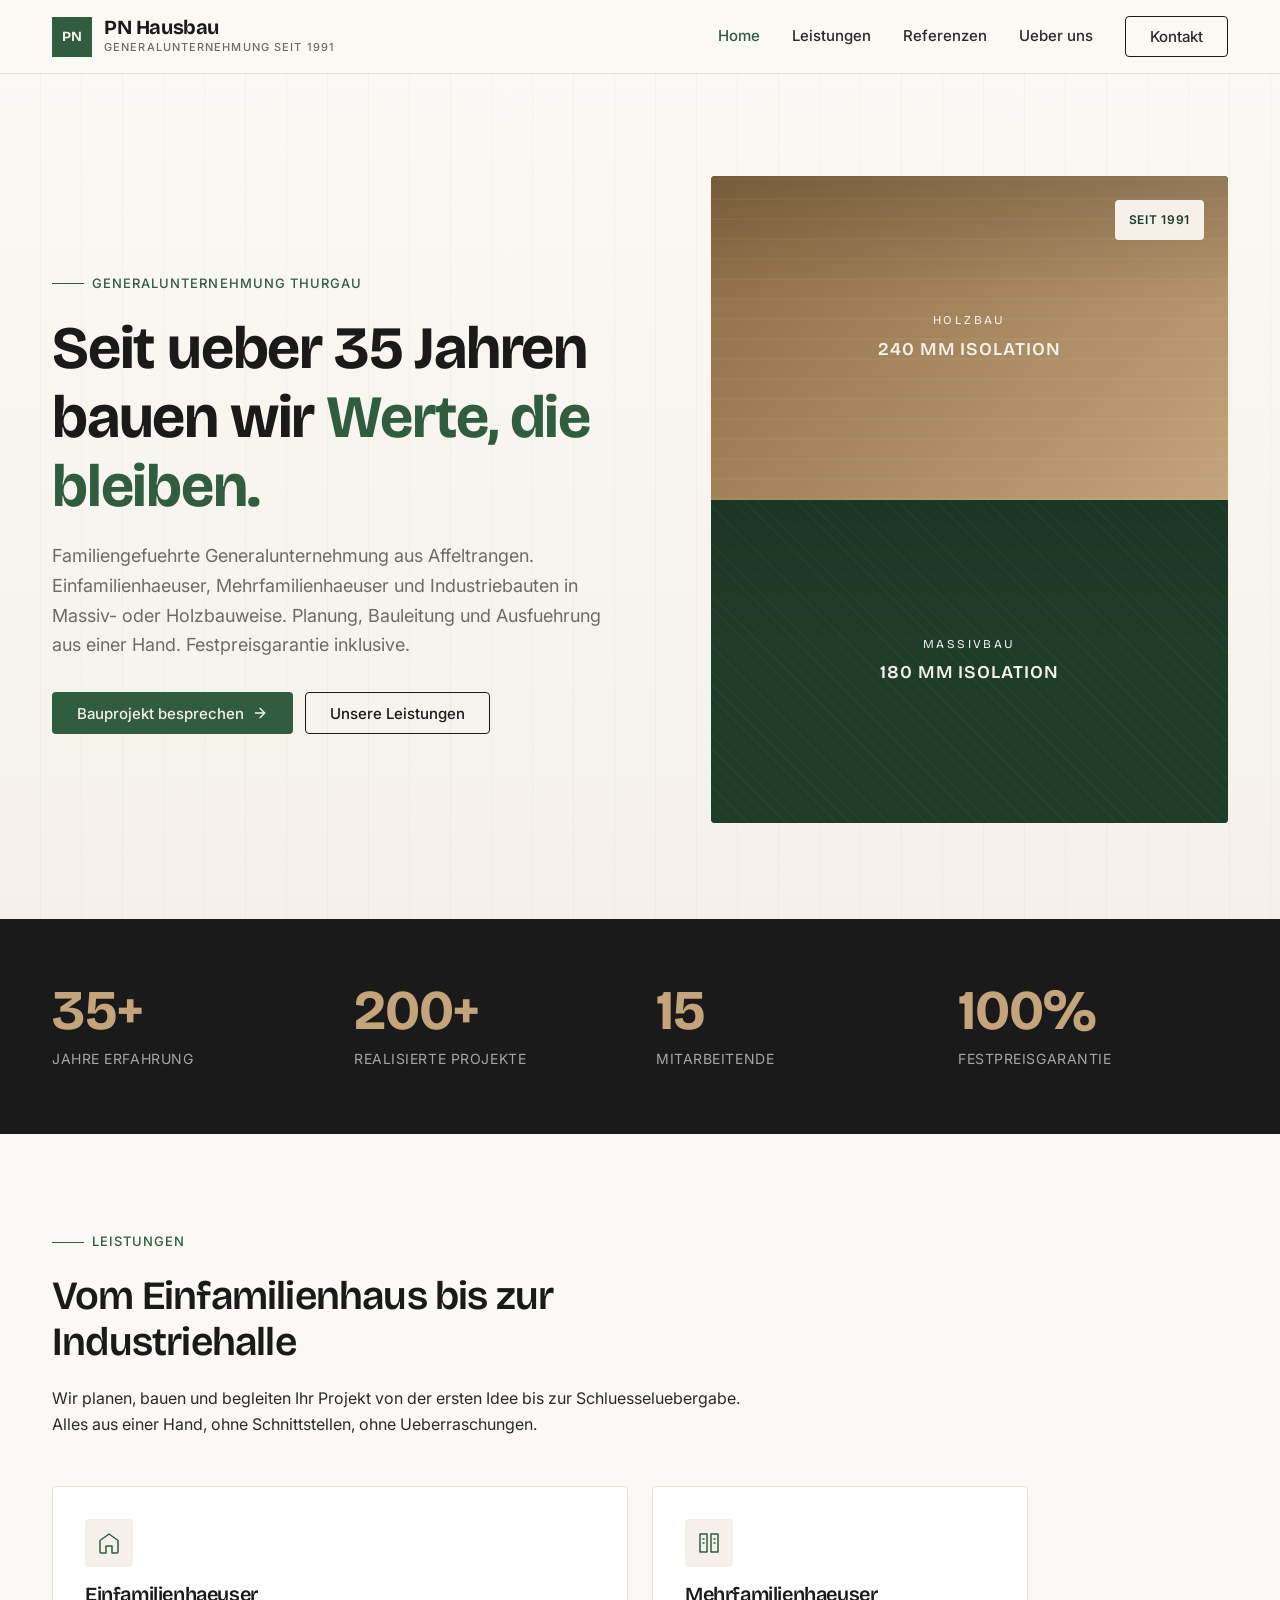
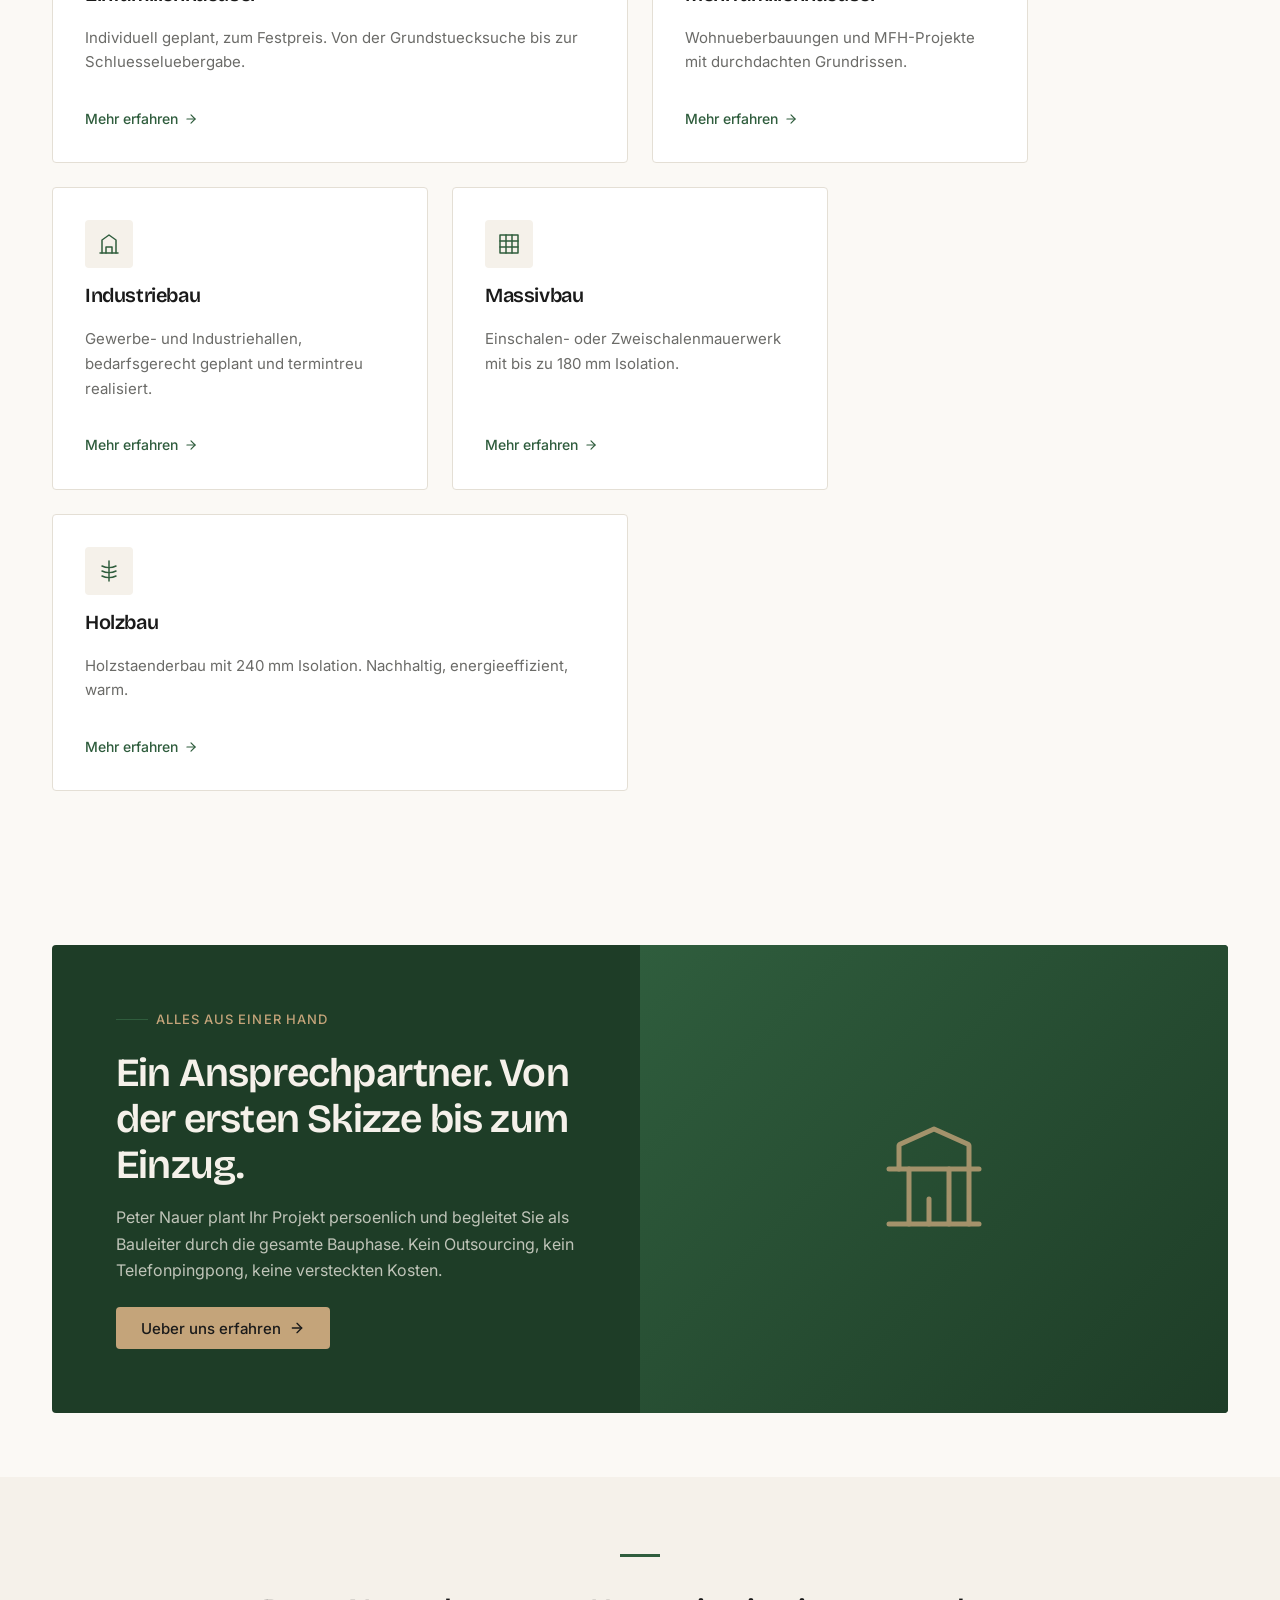
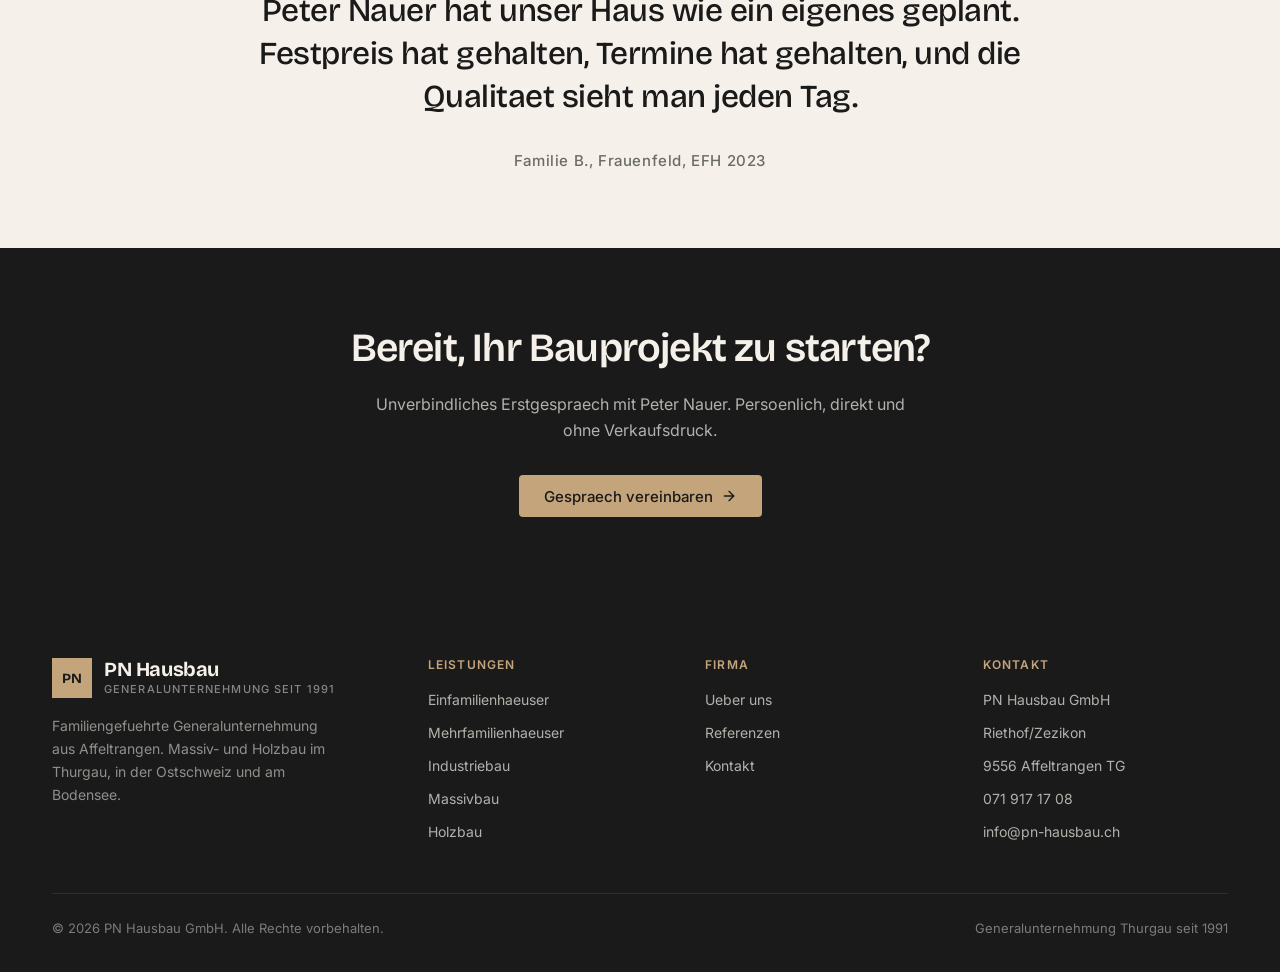
<file: index.html>
<!doctype html>
<html lang="de-CH">
<head>
<meta charset="utf-8">
<meta name="viewport" content="width=device-width, initial-scale=1">
<title>PN Hausbau GmbH | Generalunternehmung Thurgau, Massiv- und Holzbau</title>
<meta name="description" content="Familiengefuehrte Generalunternehmung aus Affeltrangen TG. Einfamilienhaeuser, Mehrfamilienhaeuser, Industriebau. Massivbau und Holzbau aus einer Hand, seit ueber 35 Jahren.">
<meta name="robots" content="index,follow">
<link rel="canonical" href="https://pn-hausbau-redesign.pages.dev/">
<meta property="og:title" content="PN Hausbau GmbH | Generalunternehmung Thurgau">
<meta property="og:description" content="Seit ueber 35 Jahren Werte, die bleiben. Massiv- und Holzbau aus einer Hand im Thurgau.">
<meta property="og:type" content="website">
<meta property="og:url" content="https://pn-hausbau-redesign.pages.dev/">
<link rel="preconnect" href="https://fonts.googleapis.com">
<link rel="preconnect" href="https://fonts.gstatic.com" crossorigin>
<link href="https://fonts.googleapis.com/css2?family=Bricolage+Grotesque:wght@500;600;700&family=Inter:wght@400;500;600&display=swap" rel="stylesheet">
<link rel="stylesheet" href="style.css">
<script type="application/ld+json">
{
  "@context": "https://schema.org",
  "@type": "HomeAndConstructionBusiness",
  "name": "PN Hausbau GmbH",
  "description": "Familiengefuehrte Generalunternehmung fuer Einfamilienhaeuser, Mehrfamilienhaeuser und Industriebau im Thurgau.",
  "url": "https://pn-hausbau-redesign.pages.dev/",
  "telephone": "+41719171708",
  "email": "info@pn-hausbau.ch",
  "address": {
    "@type": "PostalAddress",
    "streetAddress": "Riethof/Zezikon",
    "postalCode": "9556",
    "addressLocality": "Affeltrangen",
    "addressRegion": "TG",
    "addressCountry": "CH"
  },
  "areaServed": ["Thurgau", "Ostschweiz", "Bodenseeraum"],
  "foundingDate": "1991",
  "founder": { "@type": "Person", "name": "Peter Nauer" }
}
</script>
</head>
<body>

<header class="site-header">
  <div class="header-inner">
    <a href="index.html" class="logo" aria-label="PN Hausbau Startseite">
      <span class="logo-mark">PN</span>
      <span class="logo-text">
        <strong>PN Hausbau</strong>
        <span>Generalunternehmung seit 1991</span>
      </span>
    </a>
    <button class="nav-toggle" aria-label="Menue oeffnen" onclick="document.querySelector('nav.main-nav').classList.toggle('open')">
      <svg width="24" height="24" viewBox="0 0 24 24" fill="none" stroke="currentColor" stroke-width="2" stroke-linecap="round" stroke-linejoin="round"><line x1="3" y1="6" x2="21" y2="6"/><line x1="3" y1="12" x2="21" y2="12"/><line x1="3" y1="18" x2="21" y2="18"/></svg>
    </button>
    <nav class="main-nav">
      <a href="index.html" class="current">Home</a>
      <a href="leistungen.html">Leistungen</a>
      <a href="referenzen.html">Referenzen</a>
      <a href="ueber-uns.html">Ueber uns</a>
      <a href="kontakt.html" class="btn btn-outline">Kontakt</a>
    </nav>
  </div>
</header>

<main>

<section class="hero">
  <div class="container">
    <div class="hero-grid">
      <div>
        <div class="eyebrow">Generalunternehmung Thurgau</div>
        <h1>Seit ueber 35 Jahren bauen wir <em>Werte, die bleiben.</em></h1>
        <p class="lead">Familiengefuehrte Generalunternehmung aus Affeltrangen. Einfamilienhaeuser, Mehrfamilienhaeuser und Industriebauten in Massiv- oder Holzbauweise. Planung, Bauleitung und Ausfuehrung aus einer Hand. Festpreisgarantie inklusive.</p>
        <div class="hero-cta">
          <a href="kontakt.html" class="btn btn-primary">Bauprojekt besprechen
            <svg viewBox="0 0 24 24" fill="none" stroke="currentColor" stroke-width="2" stroke-linecap="round" stroke-linejoin="round"><line x1="5" y1="12" x2="19" y2="12"/><polyline points="12 5 19 12 12 19"/></svg>
          </a>
          <a href="leistungen.html" class="btn btn-outline">Unsere Leistungen</a>
        </div>
      </div>
      <div class="hero-visual">
        <span class="hero-badge">Seit 1991</span>
        <div class="hero-visual-inner">
          <div class="hero-visual-top"><div><span>Holzbau</span><strong>240 mm Isolation</strong></div></div>
          <div class="hero-visual-bottom"><div><span>Massivbau</span><strong>180 mm Isolation</strong></div></div>
        </div>
      </div>
    </div>
  </div>
</section>

<section class="stats tight">
  <div class="container">
    <div class="stats-grid">
      <div class="stat"><span class="num">35+</span><span class="label">Jahre Erfahrung</span></div>
      <div class="stat"><span class="num">200+</span><span class="label">Realisierte Projekte</span></div>
      <div class="stat"><span class="num">15</span><span class="label">Mitarbeitende</span></div>
      <div class="stat"><span class="num">100%</span><span class="label">Festpreisgarantie</span></div>
    </div>
  </div>
</section>

<section>
  <div class="container">
    <div class="section-head">
      <div class="eyebrow">Leistungen</div>
      <h2>Vom Einfamilienhaus bis zur Industriehalle</h2>
      <p>Wir planen, bauen und begleiten Ihr Projekt von der ersten Idee bis zur Schluesseluebergabe. Alles aus einer Hand, ohne Schnittstellen, ohne Ueberraschungen.</p>
    </div>

    <div class="features">
      <article class="feature large">
        <div class="feature-icon">
          <svg viewBox="0 0 24 24" fill="none" stroke="currentColor" stroke-linecap="round" stroke-linejoin="round"><path d="M3 9.5 12 3l9 6.5V21a1 1 0 0 1-1 1h-5v-7h-6v7H4a1 1 0 0 1-1-1Z"/></svg>
        </div>
        <h3>Einfamilienhaeuser</h3>
        <p>Individuell geplant, zum Festpreis. Von der Grundstuecksuche bis zur Schluesseluebergabe.</p>
        <a href="leistungen/einfamilienhaeuser.html" class="feature-link">Mehr erfahren
          <svg viewBox="0 0 24 24" fill="none" stroke="currentColor" stroke-width="2" stroke-linecap="round" stroke-linejoin="round"><line x1="5" y1="12" x2="19" y2="12"/><polyline points="12 5 19 12 12 19"/></svg>
        </a>
      </article>

      <article class="feature">
        <div class="feature-icon">
          <svg viewBox="0 0 24 24" fill="none" stroke="currentColor" stroke-linecap="round" stroke-linejoin="round"><rect x="3" y="3" width="7" height="18"/><rect x="14" y="3" width="7" height="18"/><line x1="6" y1="8" x2="7" y2="8"/><line x1="6" y1="12" x2="7" y2="12"/><line x1="17" y1="8" x2="18" y2="8"/><line x1="17" y1="12" x2="18" y2="12"/></svg>
        </div>
        <h3>Mehrfamilienhaeuser</h3>
        <p>Wohnueberbauungen und MFH-Projekte mit durchdachten Grundrissen.</p>
        <a href="leistungen/mehrfamilienhaeuser.html" class="feature-link">Mehr erfahren
          <svg viewBox="0 0 24 24" fill="none" stroke="currentColor" stroke-width="2" stroke-linecap="round" stroke-linejoin="round"><line x1="5" y1="12" x2="19" y2="12"/><polyline points="12 5 19 12 12 19"/></svg>
        </a>
      </article>

      <article class="feature">
        <div class="feature-icon">
          <svg viewBox="0 0 24 24" fill="none" stroke="currentColor" stroke-linecap="round" stroke-linejoin="round"><path d="M3 21h18"/><path d="M5 21V8l7-5 7 5v13"/><path d="M9 21v-6h6v6"/></svg>
        </div>
        <h3>Industriebau</h3>
        <p>Gewerbe- und Industriehallen, bedarfsgerecht geplant und termintreu realisiert.</p>
        <a href="leistungen/industriebau.html" class="feature-link">Mehr erfahren
          <svg viewBox="0 0 24 24" fill="none" stroke="currentColor" stroke-width="2" stroke-linecap="round" stroke-linejoin="round"><line x1="5" y1="12" x2="19" y2="12"/><polyline points="12 5 19 12 12 19"/></svg>
        </a>
      </article>

      <article class="feature">
        <div class="feature-icon">
          <svg viewBox="0 0 24 24" fill="none" stroke="currentColor" stroke-linecap="round" stroke-linejoin="round"><rect x="3" y="3" width="18" height="18"/><line x1="3" y1="9" x2="21" y2="9"/><line x1="3" y1="15" x2="21" y2="15"/><line x1="9" y1="3" x2="9" y2="21"/><line x1="15" y1="3" x2="15" y2="21"/></svg>
        </div>
        <h3>Massivbau</h3>
        <p>Einschalen- oder Zweischalenmauerwerk mit bis zu 180 mm Isolation.</p>
        <a href="leistungen/massivbau.html" class="feature-link">Mehr erfahren
          <svg viewBox="0 0 24 24" fill="none" stroke="currentColor" stroke-width="2" stroke-linecap="round" stroke-linejoin="round"><line x1="5" y1="12" x2="19" y2="12"/><polyline points="12 5 19 12 12 19"/></svg>
        </a>
      </article>

      <article class="feature large">
        <div class="feature-icon">
          <svg viewBox="0 0 24 24" fill="none" stroke="currentColor" stroke-linecap="round" stroke-linejoin="round"><path d="M12 2v20"/><path d="M5 7c4 2 10 2 14 0"/><path d="M5 12c4 2 10 2 14 0"/><path d="M5 17c4 2 10 2 14 0"/></svg>
        </div>
        <h3>Holzbau</h3>
        <p>Holzstaenderbau mit 240 mm Isolation. Nachhaltig, energieeffizient, warm.</p>
        <a href="leistungen/holzbau.html" class="feature-link">Mehr erfahren
          <svg viewBox="0 0 24 24" fill="none" stroke="currentColor" stroke-width="2" stroke-linecap="round" stroke-linejoin="round"><line x1="5" y1="12" x2="19" y2="12"/><polyline points="12 5 19 12 12 19"/></svg>
        </a>
      </article>
    </div>
  </div>
</section>

<section class="tight">
  <div class="container">
    <div class="cta-split">
      <div class="cta-split-text">
        <div class="eyebrow" style="color: var(--wood);">Alles aus einer Hand</div>
        <h2>Ein Ansprechpartner. Von der ersten Skizze bis zum Einzug.</h2>
        <p>Peter Nauer plant Ihr Projekt persoenlich und begleitet Sie als Bauleiter durch die gesamte Bauphase. Kein Outsourcing, kein Telefonpingpong, keine versteckten Kosten.</p>
        <a href="ueber-uns.html" class="btn btn-primary">Ueber uns erfahren
          <svg viewBox="0 0 24 24" fill="none" stroke="currentColor" stroke-width="2" stroke-linecap="round" stroke-linejoin="round"><line x1="5" y1="12" x2="19" y2="12"/><polyline points="12 5 19 12 12 19"/></svg>
        </a>
      </div>
      <div class="cta-split-visual">
        <svg viewBox="0 0 24 24" fill="none" stroke="currentColor" stroke-linecap="round" stroke-linejoin="round"><path d="M3 21h18"/><path d="M3 10h18"/><path d="M5 10V5.5a.5.5 0 0 1 .3-.5L12 2l6.7 3a.5.5 0 0 1 .3.5V10"/><path d="M7 21V10"/><path d="M11 21v-5"/><path d="M15 21V10"/><path d="M19 21V10"/></svg>
      </div>
    </div>
  </div>
</section>

<section class="testimonial">
  <div class="container">
    <blockquote>
      Peter Nauer hat unser Haus wie ein eigenes geplant. Festpreis hat gehalten, Termine hat gehalten, und die Qualitaet sieht man jeden Tag.
      <cite>Familie B., Frauenfeld, EFH 2023</cite>
    </blockquote>
  </div>
</section>

<section class="cta-banner">
  <div class="container">
    <h2>Bereit, Ihr Bauprojekt zu starten?</h2>
    <p>Unverbindliches Erstgespraech mit Peter Nauer. Persoenlich, direkt und ohne Verkaufsdruck.</p>
    <a href="kontakt.html" class="btn btn-primary">Gespraech vereinbaren
      <svg viewBox="0 0 24 24" fill="none" stroke="currentColor" stroke-width="2" stroke-linecap="round" stroke-linejoin="round"><line x1="5" y1="12" x2="19" y2="12"/><polyline points="12 5 19 12 12 19"/></svg>
    </a>
  </div>
</section>

</main>

<footer class="site-footer">
  <div class="container">
    <div class="footer-grid">
      <div class="footer-brand">
        <div class="logo">
          <span class="logo-mark">PN</span>
          <span class="logo-text">
            <strong>PN Hausbau</strong>
            <span>Generalunternehmung seit 1991</span>
          </span>
        </div>
        <p>Familiengefuehrte Generalunternehmung aus Affeltrangen. Massiv- und Holzbau im Thurgau, in der Ostschweiz und am Bodensee.</p>
      </div>
      <div class="footer-col">
        <h4>Leistungen</h4>
        <ul>
          <li><a href="leistungen/einfamilienhaeuser.html">Einfamilienhaeuser</a></li>
          <li><a href="leistungen/mehrfamilienhaeuser.html">Mehrfamilienhaeuser</a></li>
          <li><a href="leistungen/industriebau.html">Industriebau</a></li>
          <li><a href="leistungen/massivbau.html">Massivbau</a></li>
          <li><a href="leistungen/holzbau.html">Holzbau</a></li>
        </ul>
      </div>
      <div class="footer-col">
        <h4>Firma</h4>
        <ul>
          <li><a href="ueber-uns.html">Ueber uns</a></li>
          <li><a href="referenzen.html">Referenzen</a></li>
          <li><a href="kontakt.html">Kontakt</a></li>
        </ul>
      </div>
      <div class="footer-col">
        <h4>Kontakt</h4>
        <ul>
          <li>PN Hausbau GmbH</li>
          <li>Riethof/Zezikon</li>
          <li>9556 Affeltrangen TG</li>
          <li><a href="tel:+41719171708">071 917 17 08</a></li>
          <li><a href="mailto:info@pn-hausbau.ch">info@pn-hausbau.ch</a></li>
        </ul>
      </div>
    </div>
    <div class="footer-bottom">
      <span>&copy; 2026 PN Hausbau GmbH. Alle Rechte vorbehalten.</span>
      <span>Generalunternehmung Thurgau seit 1991</span>
    </div>
  </div>
</footer>

</body>
</html>
</file>
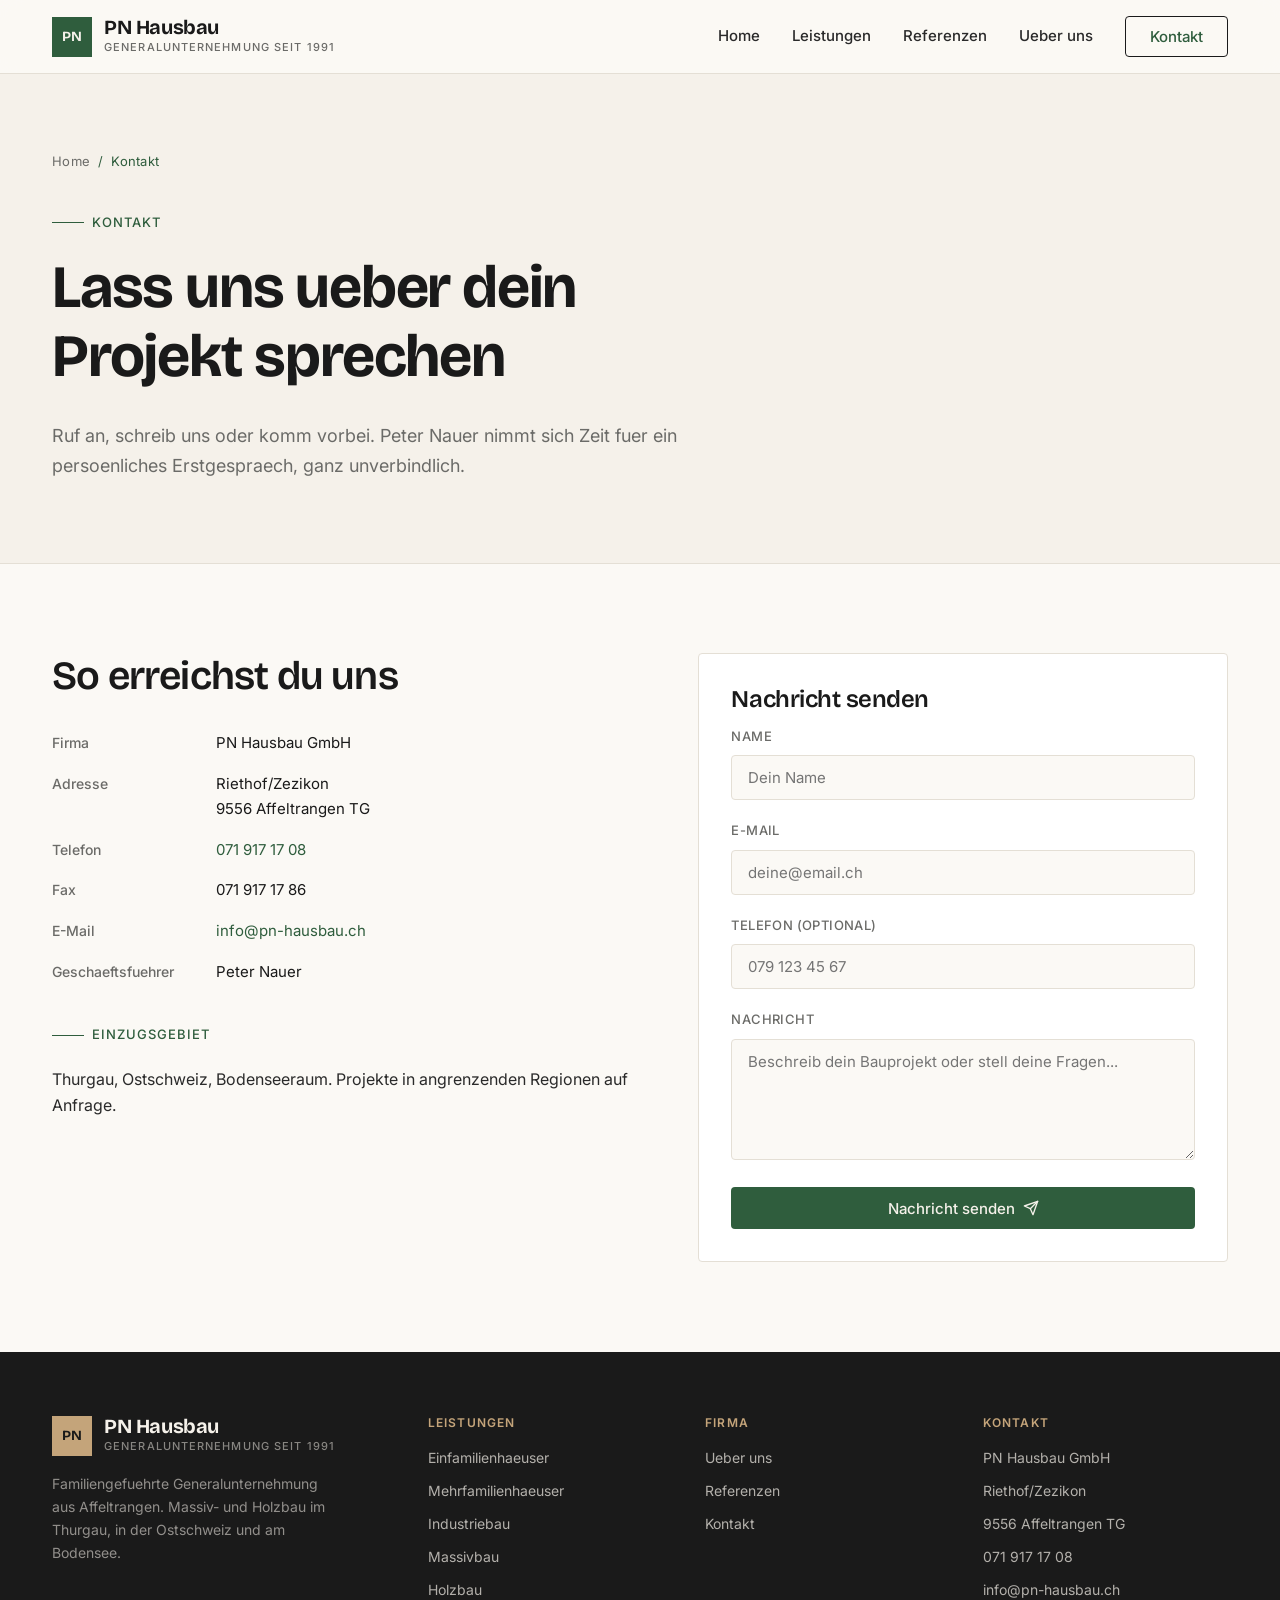
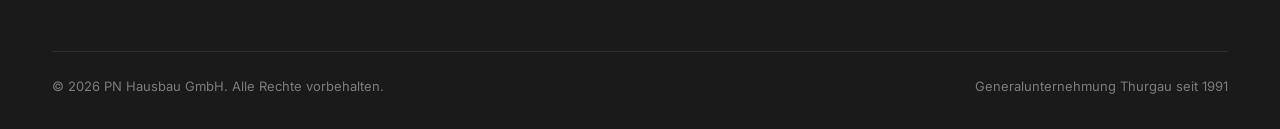
<file: kontakt.html>
<!doctype html>
<html lang="de-CH">
<head>
<meta charset="utf-8">
<meta name="viewport" content="width=device-width, initial-scale=1">
<title>Kontakt | PN Hausbau GmbH Affeltrangen, 071 917 17 08</title>
<meta name="description" content="Kontaktiere PN Hausbau GmbH in Affeltrangen TG. Telefon 071 917 17 08, info@pn-hausbau.ch. Unverbindliches Erstgespraech mit Peter Nauer.">
<meta name="robots" content="index,follow">
<link rel="canonical" href="https://pn-hausbau-redesign.pages.dev/kontakt.html">
<meta property="og:title" content="Kontakt | PN Hausbau GmbH">
<meta property="og:description" content="Jetzt Bauprojekt besprechen. PN Hausbau GmbH, Affeltrangen TG, 071 917 17 08.">
<meta property="og:type" content="website">
<meta property="og:url" content="https://pn-hausbau-redesign.pages.dev/kontakt.html">
<link rel="preconnect" href="https://fonts.googleapis.com">
<link rel="preconnect" href="https://fonts.gstatic.com" crossorigin>
<link href="https://fonts.googleapis.com/css2?family=Bricolage+Grotesque:wght@500;600;700&family=Inter:wght@400;500;600&display=swap" rel="stylesheet">
<link rel="stylesheet" href="style.css">
<script type="application/ld+json">
{
  "@context": "https://schema.org",
  "@type": "HomeAndConstructionBusiness",
  "name": "PN Hausbau GmbH",
  "description": "Familiengefuehrte Generalunternehmung im Thurgau.",
  "url": "https://pn-hausbau-redesign.pages.dev/",
  "telephone": "+41719171708",
  "email": "info@pn-hausbau.ch",
  "address": {
    "@type": "PostalAddress",
    "streetAddress": "Riethof/Zezikon",
    "postalCode": "9556",
    "addressLocality": "Affeltrangen",
    "addressRegion": "TG",
    "addressCountry": "CH"
  },
  "areaServed": ["Thurgau", "Ostschweiz", "Bodenseeraum"],
  "foundingDate": "1991",
  "founder": { "@type": "Person", "name": "Peter Nauer" }
}
</script>
<script type="application/ld+json">
{
  "@context": "https://schema.org",
  "@type": "BreadcrumbList",
  "itemListElement": [
    { "@type": "ListItem", "position": 1, "name": "Home", "item": "https://pn-hausbau-redesign.pages.dev/" },
    { "@type": "ListItem", "position": 2, "name": "Kontakt", "item": "https://pn-hausbau-redesign.pages.dev/kontakt.html" }
  ]
}
</script>
</head>
<body>

<header class="site-header">
  <div class="header-inner">
    <a href="index.html" class="logo" aria-label="PN Hausbau Startseite">
      <span class="logo-mark">PN</span>
      <span class="logo-text"><strong>PN Hausbau</strong><span>Generalunternehmung seit 1991</span></span>
    </a>
    <button class="nav-toggle" aria-label="Menue oeffnen" onclick="document.querySelector('nav.main-nav').classList.toggle('open')">
      <svg width="24" height="24" viewBox="0 0 24 24" fill="none" stroke="currentColor" stroke-width="2" stroke-linecap="round" stroke-linejoin="round"><line x1="3" y1="6" x2="21" y2="6"/><line x1="3" y1="12" x2="21" y2="12"/><line x1="3" y1="18" x2="21" y2="18"/></svg>
    </button>
    <nav class="main-nav">
      <a href="index.html">Home</a>
      <a href="leistungen.html">Leistungen</a>
      <a href="referenzen.html">Referenzen</a>
      <a href="ueber-uns.html">Ueber uns</a>
      <a href="kontakt.html" class="btn btn-outline current">Kontakt</a>
    </nav>
  </div>
</header>

<main>

<section class="page-header">
  <div class="container">
    <nav class="breadcrumb" aria-label="Breadcrumb"><a href="index.html">Home</a><span>/</span><span>Kontakt</span></nav>
    <div class="eyebrow">Kontakt</div>
    <h1>Lass uns ueber dein Projekt sprechen</h1>
    <p class="lead">Ruf an, schreib uns oder komm vorbei. Peter Nauer nimmt sich Zeit fuer ein persoenliches Erstgespraech, ganz unverbindlich.</p>
  </div>
</section>

<section>
  <div class="container">
    <div class="contact-grid">
      <div class="contact-info">
        <h2>So erreichst du uns</h2>
        <dl>
          <dt>Firma</dt><dd>PN Hausbau GmbH</dd>
          <dt>Adresse</dt><dd>Riethof/Zezikon<br>9556 Affeltrangen TG</dd>
          <dt>Telefon</dt><dd><a href="tel:+41719171708">071 917 17 08</a></dd>
          <dt>Fax</dt><dd>071 917 17 86</dd>
          <dt>E-Mail</dt><dd><a href="mailto:info@pn-hausbau.ch">info@pn-hausbau.ch</a></dd>
          <dt>Geschaeftsfuehrer</dt><dd>Peter Nauer</dd>
        </dl>
        <div style="margin-top: 2rem;">
          <div class="eyebrow">Einzugsgebiet</div>
          <p>Thurgau, Ostschweiz, Bodenseeraum. Projekte in angrenzenden Regionen auf Anfrage.</p>
        </div>
      </div>
      <div class="contact-form">
        <h3>Nachricht senden</h3>
        <form action="#" method="post">
          <div class="form-row"><label for="name">Name</label><input type="text" id="name" name="name" placeholder="Dein Name" required></div>
          <div class="form-row"><label for="email">E-Mail</label><input type="email" id="email" name="email" placeholder="deine@email.ch" required></div>
          <div class="form-row"><label for="phone">Telefon (optional)</label><input type="tel" id="phone" name="phone" placeholder="079 123 45 67"></div>
          <div class="form-row"><label for="message">Nachricht</label><textarea id="message" name="message" placeholder="Beschreib dein Bauprojekt oder stell deine Fragen..." rows="5" required></textarea></div>
          <button type="submit" class="btn btn-primary" style="width:100%;">Nachricht senden
            <svg viewBox="0 0 24 24" fill="none" stroke="currentColor" stroke-width="2" stroke-linecap="round" stroke-linejoin="round"><line x1="22" y1="2" x2="11" y2="13"/><polygon points="22 2 15 22 11 13 2 9 22 2"/></svg>
          </button>
        </form>
      </div>
    </div>
  </div>
</section>

</main>

<footer class="site-footer">
  <div class="container">
    <div class="footer-grid">
      <div class="footer-brand">
        <div class="logo"><span class="logo-mark">PN</span><span class="logo-text"><strong>PN Hausbau</strong><span>Generalunternehmung seit 1991</span></span></div>
        <p>Familiengefuehrte Generalunternehmung aus Affeltrangen. Massiv- und Holzbau im Thurgau, in der Ostschweiz und am Bodensee.</p>
      </div>
      <div class="footer-col"><h4>Leistungen</h4><ul><li><a href="leistungen/einfamilienhaeuser.html">Einfamilienhaeuser</a></li><li><a href="leistungen/mehrfamilienhaeuser.html">Mehrfamilienhaeuser</a></li><li><a href="leistungen/industriebau.html">Industriebau</a></li><li><a href="leistungen/massivbau.html">Massivbau</a></li><li><a href="leistungen/holzbau.html">Holzbau</a></li></ul></div>
      <div class="footer-col"><h4>Firma</h4><ul><li><a href="ueber-uns.html">Ueber uns</a></li><li><a href="referenzen.html">Referenzen</a></li><li><a href="kontakt.html">Kontakt</a></li></ul></div>
      <div class="footer-col"><h4>Kontakt</h4><ul><li>PN Hausbau GmbH</li><li>Riethof/Zezikon</li><li>9556 Affeltrangen TG</li><li><a href="tel:+41719171708">071 917 17 08</a></li><li><a href="mailto:info@pn-hausbau.ch">info@pn-hausbau.ch</a></li></ul></div>
    </div>
    <div class="footer-bottom">
      <span>&copy; 2026 PN Hausbau GmbH. Alle Rechte vorbehalten.</span>
      <span>Generalunternehmung Thurgau seit 1991</span>
    </div>
  </div>
</footer>

</body>
</html>
</file>
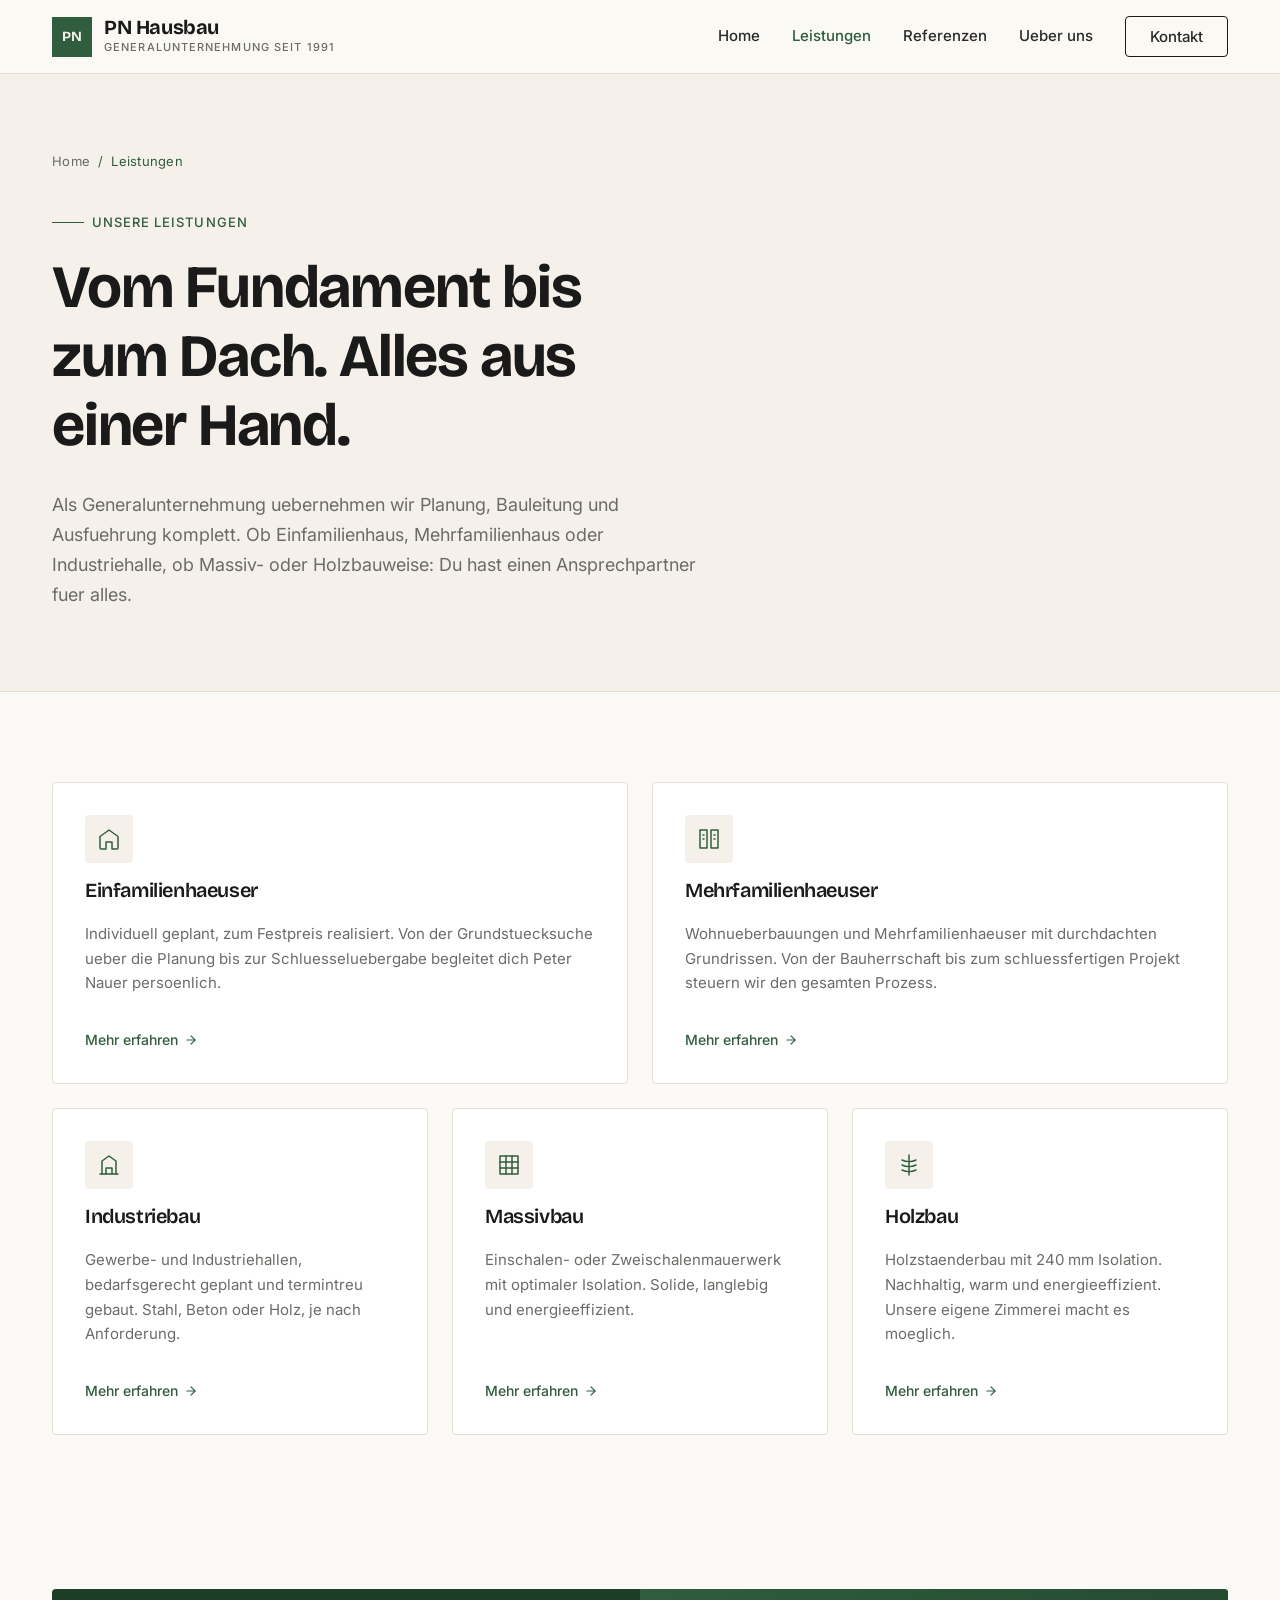
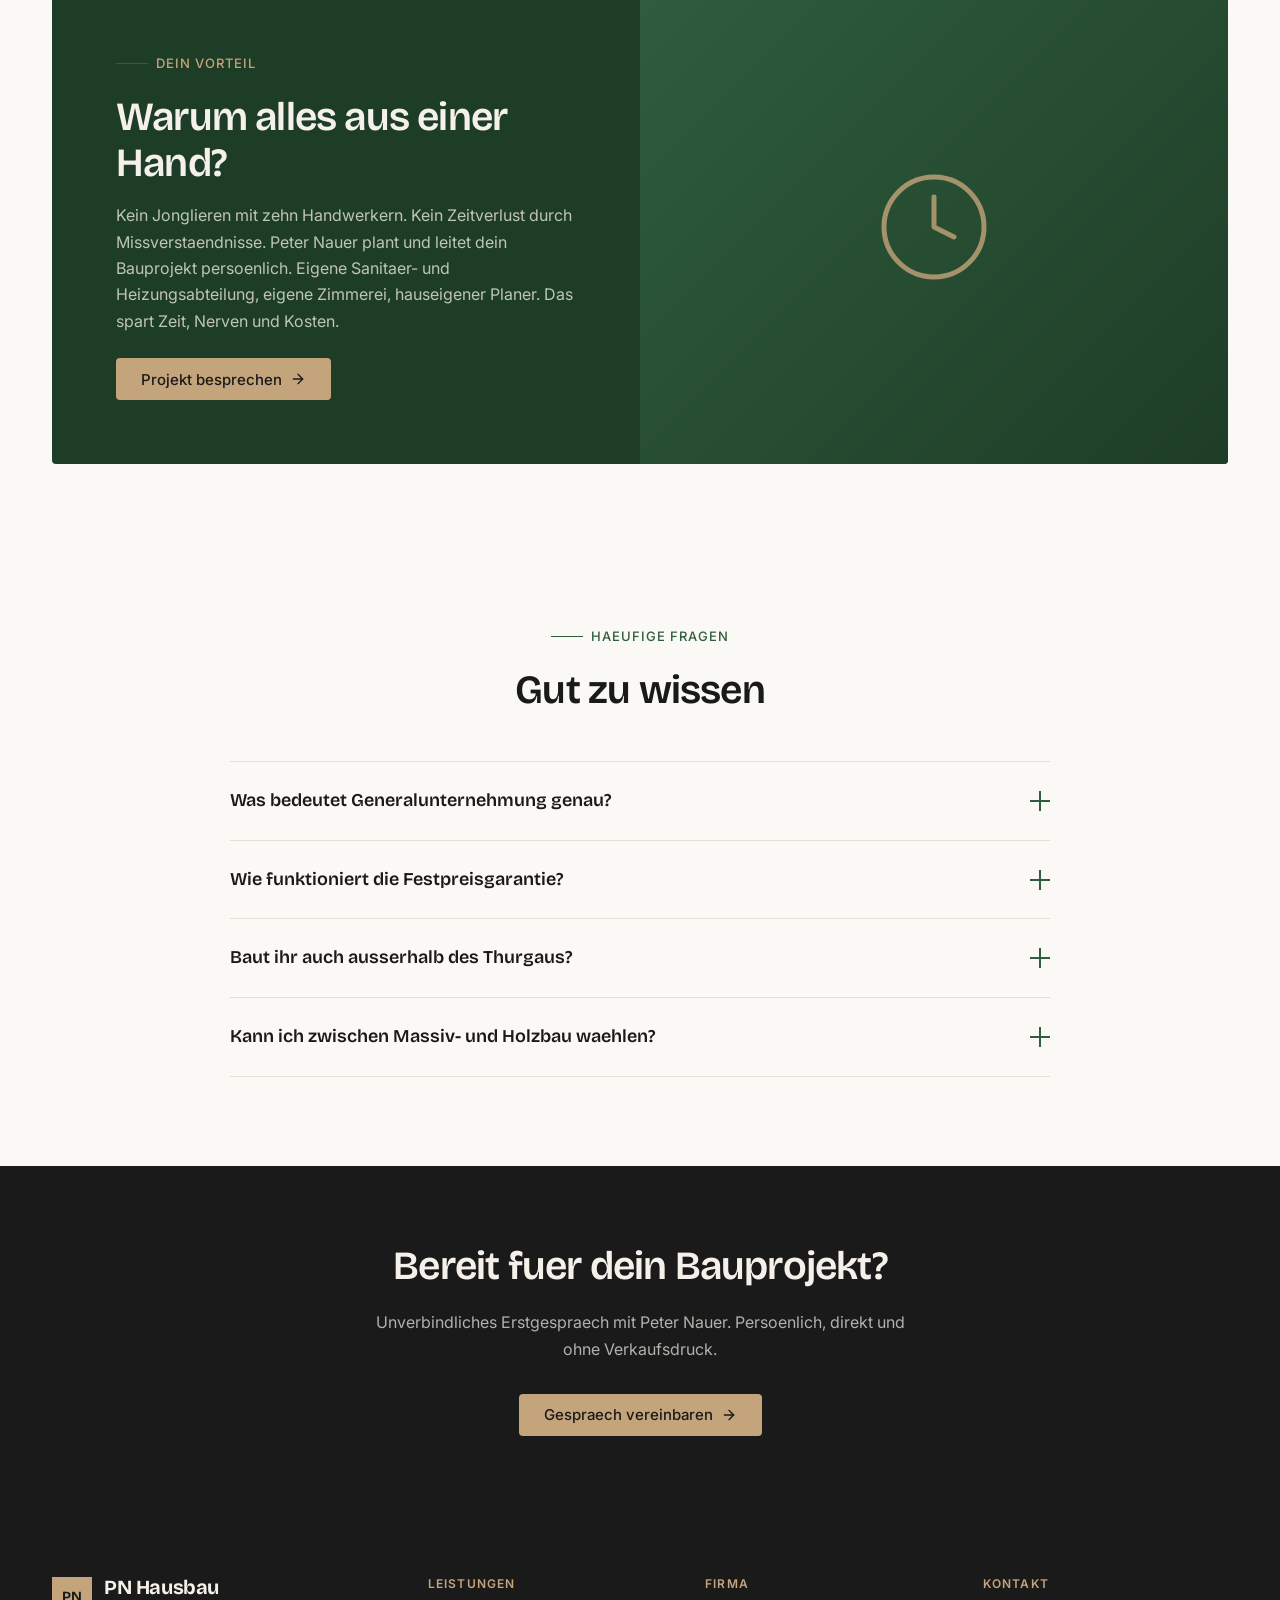
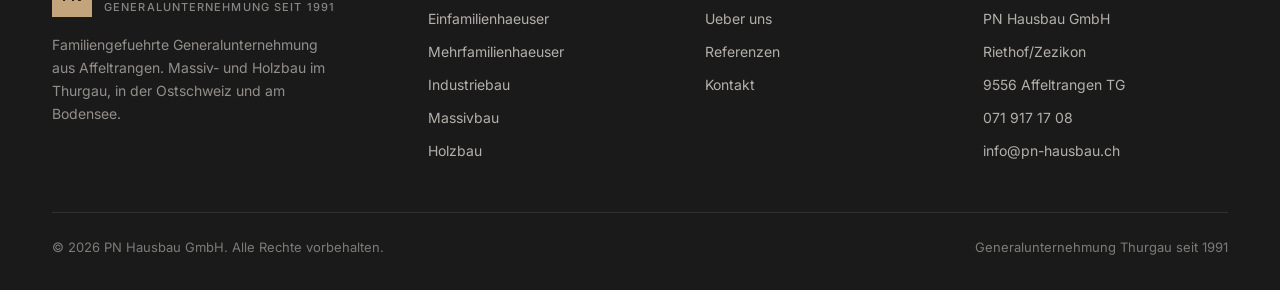
<file: leistungen.html>
<!doctype html>
<html lang="de-CH">
<head>
<meta charset="utf-8">
<meta name="viewport" content="width=device-width, initial-scale=1">
<title>Leistungen | PN Hausbau GmbH Generalunternehmung Thurgau</title>
<meta name="description" content="Einfamilienhaeuser, Mehrfamilienhaeuser, Industriebau, Massiv- und Holzbau. PN Hausbau plant und baut dein Projekt in Affeltrangen TG. Alles aus einer Hand.">
<meta name="robots" content="index,follow">
<link rel="canonical" href="https://pn-hausbau-redesign.pages.dev/leistungen.html">
<meta property="og:title" content="Leistungen | PN Hausbau GmbH">
<meta property="og:description" content="Einfamilienhaeuser, Mehrfamilienhaeuser, Industriebau in Massiv- oder Holzbauweise. Generalunternehmung Thurgau.">
<meta property="og:type" content="website">
<meta property="og:url" content="https://pn-hausbau-redesign.pages.dev/leistungen.html">
<link rel="preconnect" href="https://fonts.googleapis.com">
<link rel="preconnect" href="https://fonts.gstatic.com" crossorigin>
<link href="https://fonts.googleapis.com/css2?family=Bricolage+Grotesque:wght@500;600;700&family=Inter:wght@400;500;600&display=swap" rel="stylesheet">
<link rel="stylesheet" href="style.css">
<script type="application/ld+json">
{
  "@context": "https://schema.org",
  "@type": "BreadcrumbList",
  "itemListElement": [
    { "@type": "ListItem", "position": 1, "name": "Home", "item": "https://pn-hausbau-redesign.pages.dev/" },
    { "@type": "ListItem", "position": 2, "name": "Leistungen", "item": "https://pn-hausbau-redesign.pages.dev/leistungen.html" }
  ]
}
</script>
</head>
<body>

<header class="site-header">
  <div class="header-inner">
    <a href="index.html" class="logo" aria-label="PN Hausbau Startseite">
      <span class="logo-mark">PN</span>
      <span class="logo-text">
        <strong>PN Hausbau</strong>
        <span>Generalunternehmung seit 1991</span>
      </span>
    </a>
    <button class="nav-toggle" aria-label="Menue oeffnen" onclick="document.querySelector('nav.main-nav').classList.toggle('open')">
      <svg width="24" height="24" viewBox="0 0 24 24" fill="none" stroke="currentColor" stroke-width="2" stroke-linecap="round" stroke-linejoin="round"><line x1="3" y1="6" x2="21" y2="6"/><line x1="3" y1="12" x2="21" y2="12"/><line x1="3" y1="18" x2="21" y2="18"/></svg>
    </button>
    <nav class="main-nav">
      <a href="index.html">Home</a>
      <a href="leistungen.html" class="current">Leistungen</a>
      <a href="referenzen.html">Referenzen</a>
      <a href="ueber-uns.html">Ueber uns</a>
      <a href="kontakt.html" class="btn btn-outline">Kontakt</a>
    </nav>
  </div>
</header>

<main>

<section class="page-header">
  <div class="container">
    <nav class="breadcrumb" aria-label="Breadcrumb">
      <a href="index.html">Home</a>
      <span>/</span>
      <span>Leistungen</span>
    </nav>
    <div class="eyebrow">Unsere Leistungen</div>
    <h1>Vom Fundament bis zum Dach. Alles aus einer Hand.</h1>
    <p class="lead">Als Generalunternehmung uebernehmen wir Planung, Bauleitung und Ausfuehrung komplett. Ob Einfamilienhaus, Mehrfamilienhaus oder Industriehalle, ob Massiv- oder Holzbauweise: Du hast einen Ansprechpartner fuer alles.</p>
  </div>
</section>

<section>
  <div class="container">
    <div class="features">
      <article class="feature large">
        <div class="feature-icon">
          <svg viewBox="0 0 24 24" fill="none" stroke="currentColor" stroke-linecap="round" stroke-linejoin="round"><path d="M3 9.5 12 3l9 6.5V21a1 1 0 0 1-1 1h-5v-7h-6v7H4a1 1 0 0 1-1-1Z"/></svg>
        </div>
        <h3>Einfamilienhaeuser</h3>
        <p>Individuell geplant, zum Festpreis realisiert. Von der Grundstuecksuche ueber die Planung bis zur Schluesseluebergabe begleitet dich Peter Nauer persoenlich.</p>
        <a href="leistungen/einfamilienhaeuser.html" class="feature-link">Mehr erfahren
          <svg viewBox="0 0 24 24" fill="none" stroke="currentColor" stroke-width="2" stroke-linecap="round" stroke-linejoin="round"><line x1="5" y1="12" x2="19" y2="12"/><polyline points="12 5 19 12 12 19"/></svg>
        </a>
      </article>

      <article class="feature large">
        <div class="feature-icon">
          <svg viewBox="0 0 24 24" fill="none" stroke="currentColor" stroke-linecap="round" stroke-linejoin="round"><rect x="3" y="3" width="7" height="18"/><rect x="14" y="3" width="7" height="18"/><line x1="6" y1="8" x2="7" y2="8"/><line x1="6" y1="12" x2="7" y2="12"/><line x1="17" y1="8" x2="18" y2="8"/><line x1="17" y1="12" x2="18" y2="12"/></svg>
        </div>
        <h3>Mehrfamilienhaeuser</h3>
        <p>Wohnueberbauungen und Mehrfamilienhaeuser mit durchdachten Grundrissen. Von der Bauherrschaft bis zum schluessfertigen Projekt steuern wir den gesamten Prozess.</p>
        <a href="leistungen/mehrfamilienhaeuser.html" class="feature-link">Mehr erfahren
          <svg viewBox="0 0 24 24" fill="none" stroke="currentColor" stroke-width="2" stroke-linecap="round" stroke-linejoin="round"><line x1="5" y1="12" x2="19" y2="12"/><polyline points="12 5 19 12 12 19"/></svg>
        </a>
      </article>

      <article class="feature">
        <div class="feature-icon">
          <svg viewBox="0 0 24 24" fill="none" stroke="currentColor" stroke-linecap="round" stroke-linejoin="round"><path d="M3 21h18"/><path d="M5 21V8l7-5 7 5v13"/><path d="M9 21v-6h6v6"/></svg>
        </div>
        <h3>Industriebau</h3>
        <p>Gewerbe- und Industriehallen, bedarfsgerecht geplant und termintreu gebaut. Stahl, Beton oder Holz, je nach Anforderung.</p>
        <a href="leistungen/industriebau.html" class="feature-link">Mehr erfahren
          <svg viewBox="0 0 24 24" fill="none" stroke="currentColor" stroke-width="2" stroke-linecap="round" stroke-linejoin="round"><line x1="5" y1="12" x2="19" y2="12"/><polyline points="12 5 19 12 12 19"/></svg>
        </a>
      </article>

      <article class="feature">
        <div class="feature-icon">
          <svg viewBox="0 0 24 24" fill="none" stroke="currentColor" stroke-linecap="round" stroke-linejoin="round"><rect x="3" y="3" width="18" height="18"/><line x1="3" y1="9" x2="21" y2="9"/><line x1="3" y1="15" x2="21" y2="15"/><line x1="9" y1="3" x2="9" y2="21"/><line x1="15" y1="3" x2="15" y2="21"/></svg>
        </div>
        <h3>Massivbau</h3>
        <p>Einschalen- oder Zweischalenmauerwerk mit optimaler Isolation. Solide, langlebig und energieeffizient.</p>
        <a href="leistungen/massivbau.html" class="feature-link">Mehr erfahren
          <svg viewBox="0 0 24 24" fill="none" stroke="currentColor" stroke-width="2" stroke-linecap="round" stroke-linejoin="round"><line x1="5" y1="12" x2="19" y2="12"/><polyline points="12 5 19 12 12 19"/></svg>
        </a>
      </article>

      <article class="feature">
        <div class="feature-icon">
          <svg viewBox="0 0 24 24" fill="none" stroke="currentColor" stroke-linecap="round" stroke-linejoin="round"><path d="M12 2v20"/><path d="M5 7c4 2 10 2 14 0"/><path d="M5 12c4 2 10 2 14 0"/><path d="M5 17c4 2 10 2 14 0"/></svg>
        </div>
        <h3>Holzbau</h3>
        <p>Holzstaenderbau mit 240 mm Isolation. Nachhaltig, warm und energieeffizient. Unsere eigene Zimmerei macht es moeglich.</p>
        <a href="leistungen/holzbau.html" class="feature-link">Mehr erfahren
          <svg viewBox="0 0 24 24" fill="none" stroke="currentColor" stroke-width="2" stroke-linecap="round" stroke-linejoin="round"><line x1="5" y1="12" x2="19" y2="12"/><polyline points="12 5 19 12 12 19"/></svg>
        </a>
      </article>
    </div>
  </div>
</section>

<section class="tight">
  <div class="container">
    <div class="cta-split">
      <div class="cta-split-text">
        <div class="eyebrow" style="color: var(--wood);">Dein Vorteil</div>
        <h2>Warum alles aus einer Hand?</h2>
        <p>Kein Jonglieren mit zehn Handwerkern. Kein Zeitverlust durch Missverstaendnisse. Peter Nauer plant und leitet dein Bauprojekt persoenlich. Eigene Sanitaer- und Heizungsabteilung, eigene Zimmerei, hauseigener Planer. Das spart Zeit, Nerven und Kosten.</p>
        <a href="kontakt.html" class="btn btn-primary">Projekt besprechen
          <svg viewBox="0 0 24 24" fill="none" stroke="currentColor" stroke-width="2" stroke-linecap="round" stroke-linejoin="round"><line x1="5" y1="12" x2="19" y2="12"/><polyline points="12 5 19 12 12 19"/></svg>
        </a>
      </div>
      <div class="cta-split-visual">
        <svg viewBox="0 0 24 24" fill="none" stroke="currentColor" stroke-linecap="round" stroke-linejoin="round"><circle cx="12" cy="12" r="10"/><polyline points="12 6 12 12 16 14"/></svg>
      </div>
    </div>
  </div>
</section>

<section>
  <div class="container">
    <div class="section-head centered">
      <div class="eyebrow">Haeufige Fragen</div>
      <h2>Gut zu wissen</h2>
    </div>
    <div class="faq-list">
      <details class="faq-item">
        <summary>Was bedeutet Generalunternehmung genau?</summary>
        <p>Als Generalunternehmung uebernehmen wir die komplette Verantwortung fuer dein Bauprojekt. Planung, Bauleitung, Koordination der Handwerker und die Ausfuehrung selbst. Du hast nur einen Ansprechpartner und bekommst alles aus einer Hand.</p>
      </details>
      <details class="faq-item">
        <summary>Wie funktioniert die Festpreisgarantie?</summary>
        <p>Nach der Planungsphase erhaeltst du von uns einen verbindlichen Festpreis. Dieser gilt, solange sich die vereinbarten Leistungen nicht aendern. Keine versteckten Kosten, keine boesen Ueberraschungen bei der Schlussrechnung.</p>
      </details>
      <details class="faq-item">
        <summary>Baut ihr auch ausserhalb des Thurgaus?</summary>
        <p>Unser Hauptgebiet ist der Thurgau, die Ostschweiz und der Bodenseeraum. Projekte in angrenzenden Regionen pruefen wir gerne individuell. Ruf uns einfach an.</p>
      </details>
      <details class="faq-item">
        <summary>Kann ich zwischen Massiv- und Holzbau waehlen?</summary>
        <p>Ja, wir bieten beide Bauweisen an. Massivbau mit Einschalen- oder Zweischalenmauerwerk und Holzstaenderbau mit 240 mm Isolation. Peter Nauer beraet dich, welche Bauweise fuer dein Projekt am besten passt.</p>
      </details>
    </div>
  </div>
</section>

<section class="cta-banner">
  <div class="container">
    <h2>Bereit fuer dein Bauprojekt?</h2>
    <p>Unverbindliches Erstgespraech mit Peter Nauer. Persoenlich, direkt und ohne Verkaufsdruck.</p>
    <a href="kontakt.html" class="btn btn-primary">Gespraech vereinbaren
      <svg viewBox="0 0 24 24" fill="none" stroke="currentColor" stroke-width="2" stroke-linecap="round" stroke-linejoin="round"><line x1="5" y1="12" x2="19" y2="12"/><polyline points="12 5 19 12 12 19"/></svg>
    </a>
  </div>
</section>

</main>

<footer class="site-footer">
  <div class="container">
    <div class="footer-grid">
      <div class="footer-brand">
        <div class="logo">
          <span class="logo-mark">PN</span>
          <span class="logo-text">
            <strong>PN Hausbau</strong>
            <span>Generalunternehmung seit 1991</span>
          </span>
        </div>
        <p>Familiengefuehrte Generalunternehmung aus Affeltrangen. Massiv- und Holzbau im Thurgau, in der Ostschweiz und am Bodensee.</p>
      </div>
      <div class="footer-col">
        <h4>Leistungen</h4>
        <ul>
          <li><a href="leistungen/einfamilienhaeuser.html">Einfamilienhaeuser</a></li>
          <li><a href="leistungen/mehrfamilienhaeuser.html">Mehrfamilienhaeuser</a></li>
          <li><a href="leistungen/industriebau.html">Industriebau</a></li>
          <li><a href="leistungen/massivbau.html">Massivbau</a></li>
          <li><a href="leistungen/holzbau.html">Holzbau</a></li>
        </ul>
      </div>
      <div class="footer-col">
        <h4>Firma</h4>
        <ul>
          <li><a href="ueber-uns.html">Ueber uns</a></li>
          <li><a href="referenzen.html">Referenzen</a></li>
          <li><a href="kontakt.html">Kontakt</a></li>
        </ul>
      </div>
      <div class="footer-col">
        <h4>Kontakt</h4>
        <ul>
          <li>PN Hausbau GmbH</li>
          <li>Riethof/Zezikon</li>
          <li>9556 Affeltrangen TG</li>
          <li><a href="tel:+41719171708">071 917 17 08</a></li>
          <li><a href="mailto:info@pn-hausbau.ch">info@pn-hausbau.ch</a></li>
        </ul>
      </div>
    </div>
    <div class="footer-bottom">
      <span>&copy; 2026 PN Hausbau GmbH. Alle Rechte vorbehalten.</span>
      <span>Generalunternehmung Thurgau seit 1991</span>
    </div>
  </div>
</footer>

<script type="application/ld+json">
{
  "@context": "https://schema.org",
  "@type": "FAQPage",
  "mainEntity": [
    {
      "@type": "Question",
      "name": "Was bedeutet Generalunternehmung genau?",
      "acceptedAnswer": { "@type": "Answer", "text": "Als Generalunternehmung uebernehmen wir die komplette Verantwortung fuer dein Bauprojekt. Planung, Bauleitung, Koordination der Handwerker und die Ausfuehrung selbst." }
    },
    {
      "@type": "Question",
      "name": "Wie funktioniert die Festpreisgarantie?",
      "acceptedAnswer": { "@type": "Answer", "text": "Nach der Planungsphase erhaeltst du einen verbindlichen Festpreis. Dieser gilt, solange sich die vereinbarten Leistungen nicht aendern." }
    },
    {
      "@type": "Question",
      "name": "Baut ihr auch ausserhalb des Thurgaus?",
      "acceptedAnswer": { "@type": "Answer", "text": "Unser Hauptgebiet ist der Thurgau, die Ostschweiz und der Bodenseeraum. Projekte in angrenzenden Regionen pruefen wir gerne individuell." }
    },
    {
      "@type": "Question",
      "name": "Kann ich zwischen Massiv- und Holzbau waehlen?",
      "acceptedAnswer": { "@type": "Answer", "text": "Ja, wir bieten beide Bauweisen an. Massivbau mit Einschalen- oder Zweischalenmauerwerk und Holzstaenderbau mit 240 mm Isolation." }
    }
  ]
}
</script>

</body>
</html>
</file>
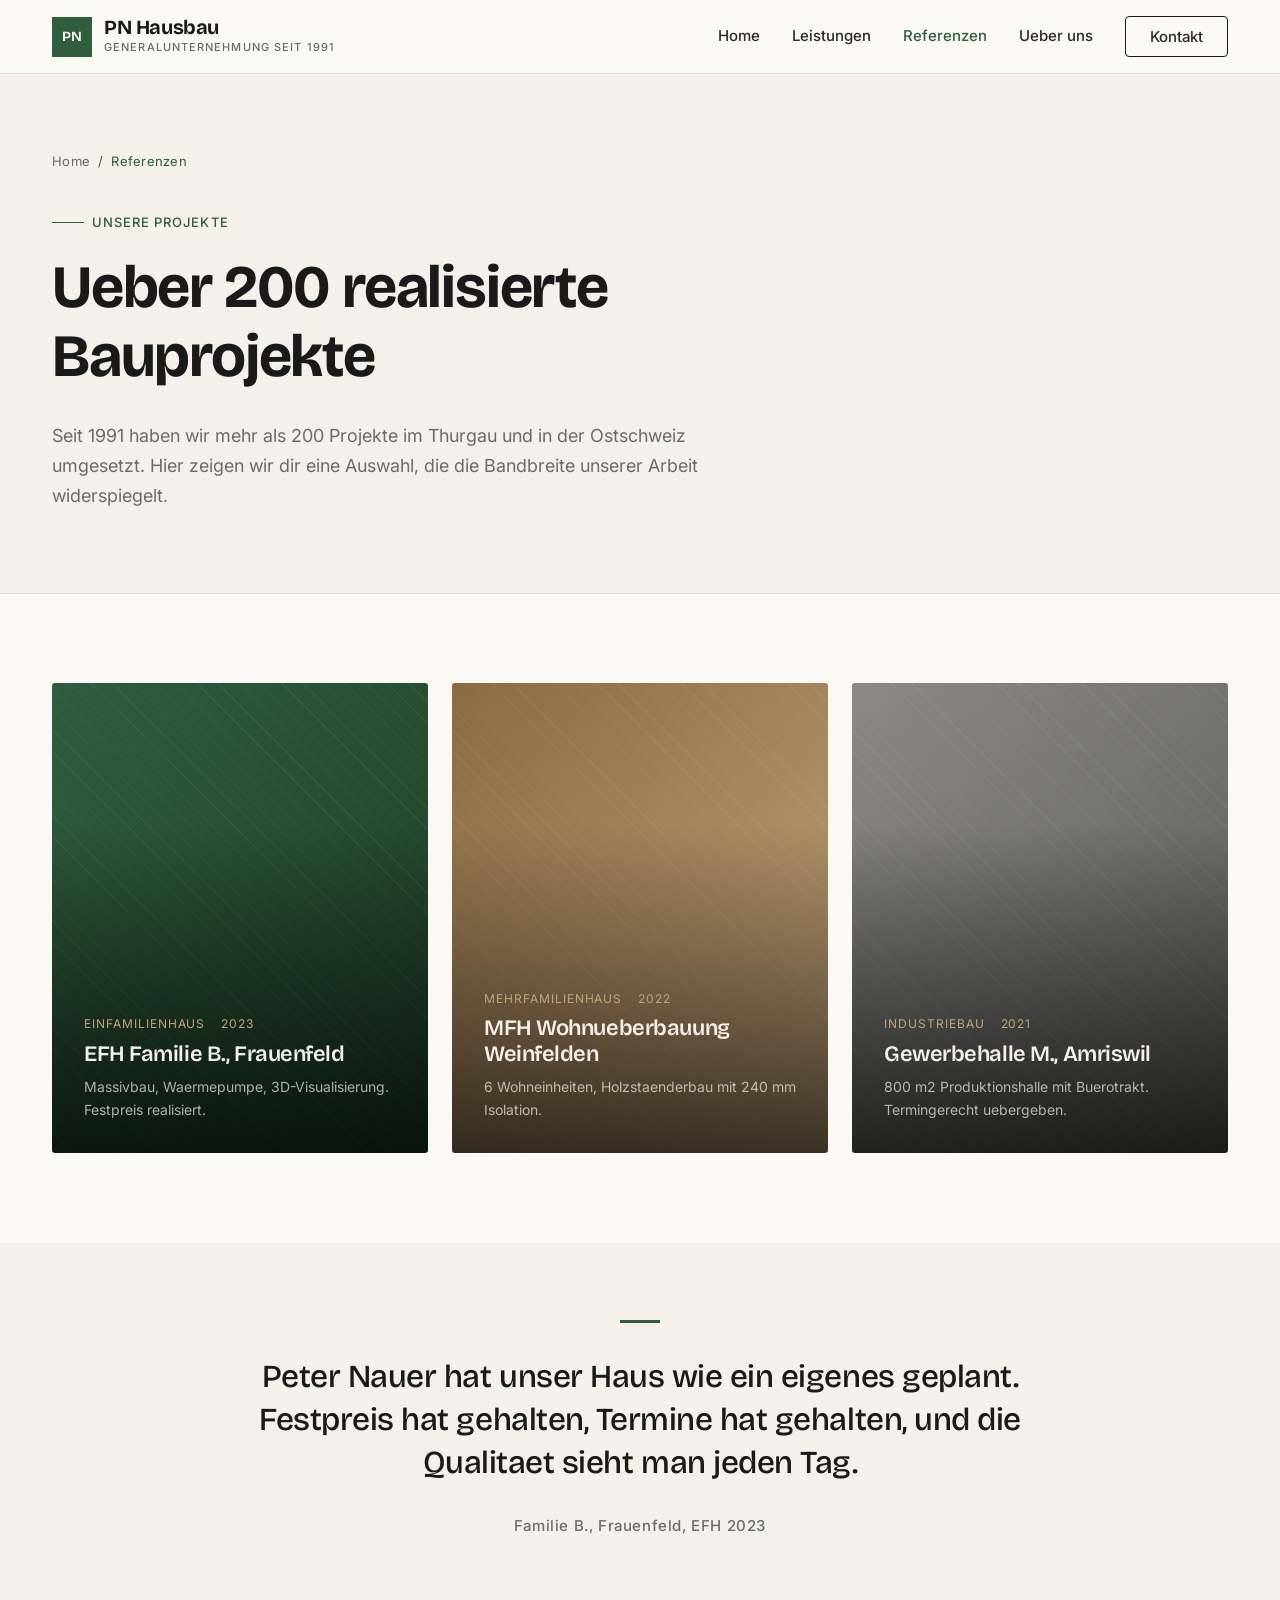
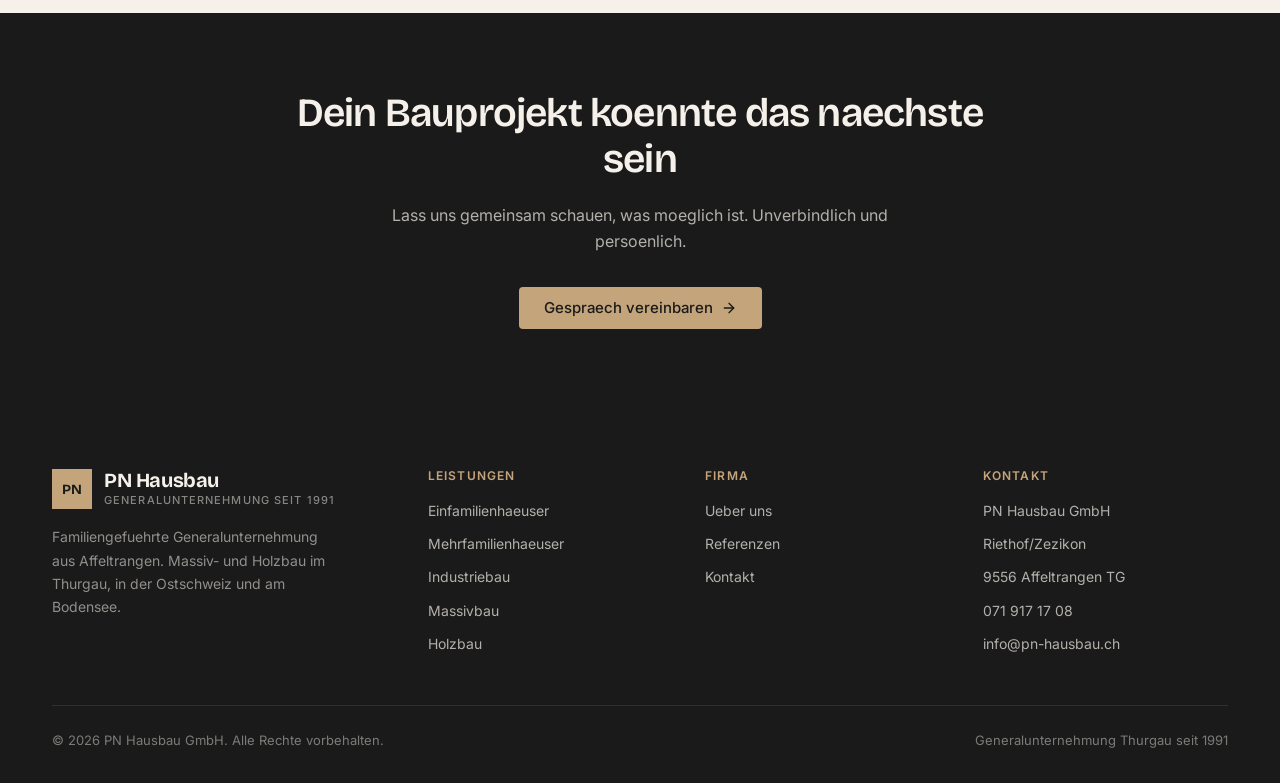
<file: referenzen.html>
<!doctype html>
<html lang="de-CH">
<head>
<meta charset="utf-8">
<meta name="viewport" content="width=device-width, initial-scale=1">
<title>Referenzen | PN Hausbau GmbH Bauprojekte Thurgau</title>
<meta name="description" content="Realisierte Bauprojekte der PN Hausbau GmbH: Einfamilienhaeuser, Mehrfamilienhaeuser und Industriebauten im Thurgau und in der Ostschweiz.">
<meta name="robots" content="index,follow">
<link rel="canonical" href="https://pn-hausbau-redesign.pages.dev/referenzen.html">
<meta property="og:title" content="Referenzen | PN Hausbau GmbH">
<meta property="og:description" content="Realisierte Bauprojekte: Einfamilienhaeuser, Mehrfamilienhaeuser und Industriebauten im Thurgau.">
<meta property="og:type" content="website">
<meta property="og:url" content="https://pn-hausbau-redesign.pages.dev/referenzen.html">
<link rel="preconnect" href="https://fonts.googleapis.com">
<link rel="preconnect" href="https://fonts.gstatic.com" crossorigin>
<link href="https://fonts.googleapis.com/css2?family=Bricolage+Grotesque:wght@500;600;700&family=Inter:wght@400;500;600&display=swap" rel="stylesheet">
<link rel="stylesheet" href="style.css">
<script type="application/ld+json">
{
  "@context": "https://schema.org",
  "@type": "BreadcrumbList",
  "itemListElement": [
    { "@type": "ListItem", "position": 1, "name": "Home", "item": "https://pn-hausbau-redesign.pages.dev/" },
    { "@type": "ListItem", "position": 2, "name": "Referenzen", "item": "https://pn-hausbau-redesign.pages.dev/referenzen.html" }
  ]
}
</script>
</head>
<body>

<header class="site-header">
  <div class="header-inner">
    <a href="index.html" class="logo" aria-label="PN Hausbau Startseite">
      <span class="logo-mark">PN</span>
      <span class="logo-text"><strong>PN Hausbau</strong><span>Generalunternehmung seit 1991</span></span>
    </a>
    <button class="nav-toggle" aria-label="Menue oeffnen" onclick="document.querySelector('nav.main-nav').classList.toggle('open')">
      <svg width="24" height="24" viewBox="0 0 24 24" fill="none" stroke="currentColor" stroke-width="2" stroke-linecap="round" stroke-linejoin="round"><line x1="3" y1="6" x2="21" y2="6"/><line x1="3" y1="12" x2="21" y2="12"/><line x1="3" y1="18" x2="21" y2="18"/></svg>
    </button>
    <nav class="main-nav">
      <a href="index.html">Home</a>
      <a href="leistungen.html">Leistungen</a>
      <a href="referenzen.html" class="current">Referenzen</a>
      <a href="ueber-uns.html">Ueber uns</a>
      <a href="kontakt.html" class="btn btn-outline">Kontakt</a>
    </nav>
  </div>
</header>

<main>

<section class="page-header">
  <div class="container">
    <nav class="breadcrumb" aria-label="Breadcrumb">
      <a href="index.html">Home</a><span>/</span><span>Referenzen</span>
    </nav>
    <div class="eyebrow">Unsere Projekte</div>
    <h1>Ueber 200 realisierte Bauprojekte</h1>
    <p class="lead">Seit 1991 haben wir mehr als 200 Projekte im Thurgau und in der Ostschweiz umgesetzt. Hier zeigen wir dir eine Auswahl, die die Bandbreite unserer Arbeit widerspiegelt.</p>
  </div>
</section>

<section>
  <div class="container">
    <div class="refs-grid">
      <a href="referenzen/efh-frauenfeld.html" class="ref-card">
        <div class="ref-card-bg a"></div>
        <div class="ref-card-meta"><span>Einfamilienhaus</span><span>2023</span></div>
        <h3>EFH Familie B., Frauenfeld</h3>
        <p>Massivbau, Waermepumpe, 3D-Visualisierung. Festpreis realisiert.</p>
      </a>
      <a href="referenzen/mfh-weinfelden.html" class="ref-card">
        <div class="ref-card-bg b"></div>
        <div class="ref-card-meta"><span>Mehrfamilienhaus</span><span>2022</span></div>
        <h3>MFH Wohnueberbauung Weinfelden</h3>
        <p>6 Wohneinheiten, Holzstaenderbau mit 240 mm Isolation.</p>
      </a>
      <a href="referenzen/industriehalle-amriswil.html" class="ref-card">
        <div class="ref-card-bg c"></div>
        <div class="ref-card-meta"><span>Industriebau</span><span>2021</span></div>
        <h3>Gewerbehalle M., Amriswil</h3>
        <p>800 m2 Produktionshalle mit Buerotrakt. Termingerecht uebergeben.</p>
      </a>
    </div>
  </div>
</section>

<section class="testimonial">
  <div class="container">
    <blockquote>
      Peter Nauer hat unser Haus wie ein eigenes geplant. Festpreis hat gehalten, Termine hat gehalten, und die Qualitaet sieht man jeden Tag.
      <cite>Familie B., Frauenfeld, EFH 2023</cite>
    </blockquote>
  </div>
</section>

<section class="cta-banner">
  <div class="container">
    <h2>Dein Bauprojekt koennte das naechste sein</h2>
    <p>Lass uns gemeinsam schauen, was moeglich ist. Unverbindlich und persoenlich.</p>
    <a href="kontakt.html" class="btn btn-primary">Gespraech vereinbaren
      <svg viewBox="0 0 24 24" fill="none" stroke="currentColor" stroke-width="2" stroke-linecap="round" stroke-linejoin="round"><line x1="5" y1="12" x2="19" y2="12"/><polyline points="12 5 19 12 12 19"/></svg>
    </a>
  </div>
</section>

</main>

<footer class="site-footer">
  <div class="container">
    <div class="footer-grid">
      <div class="footer-brand">
        <div class="logo"><span class="logo-mark">PN</span><span class="logo-text"><strong>PN Hausbau</strong><span>Generalunternehmung seit 1991</span></span></div>
        <p>Familiengefuehrte Generalunternehmung aus Affeltrangen. Massiv- und Holzbau im Thurgau, in der Ostschweiz und am Bodensee.</p>
      </div>
      <div class="footer-col"><h4>Leistungen</h4><ul><li><a href="leistungen/einfamilienhaeuser.html">Einfamilienhaeuser</a></li><li><a href="leistungen/mehrfamilienhaeuser.html">Mehrfamilienhaeuser</a></li><li><a href="leistungen/industriebau.html">Industriebau</a></li><li><a href="leistungen/massivbau.html">Massivbau</a></li><li><a href="leistungen/holzbau.html">Holzbau</a></li></ul></div>
      <div class="footer-col"><h4>Firma</h4><ul><li><a href="ueber-uns.html">Ueber uns</a></li><li><a href="referenzen.html">Referenzen</a></li><li><a href="kontakt.html">Kontakt</a></li></ul></div>
      <div class="footer-col"><h4>Kontakt</h4><ul><li>PN Hausbau GmbH</li><li>Riethof/Zezikon</li><li>9556 Affeltrangen TG</li><li><a href="tel:+41719171708">071 917 17 08</a></li><li><a href="mailto:info@pn-hausbau.ch">info@pn-hausbau.ch</a></li></ul></div>
    </div>
    <div class="footer-bottom">
      <span>&copy; 2026 PN Hausbau GmbH. Alle Rechte vorbehalten.</span>
      <span>Generalunternehmung Thurgau seit 1991</span>
    </div>
  </div>
</footer>

</body>
</html>
</file>
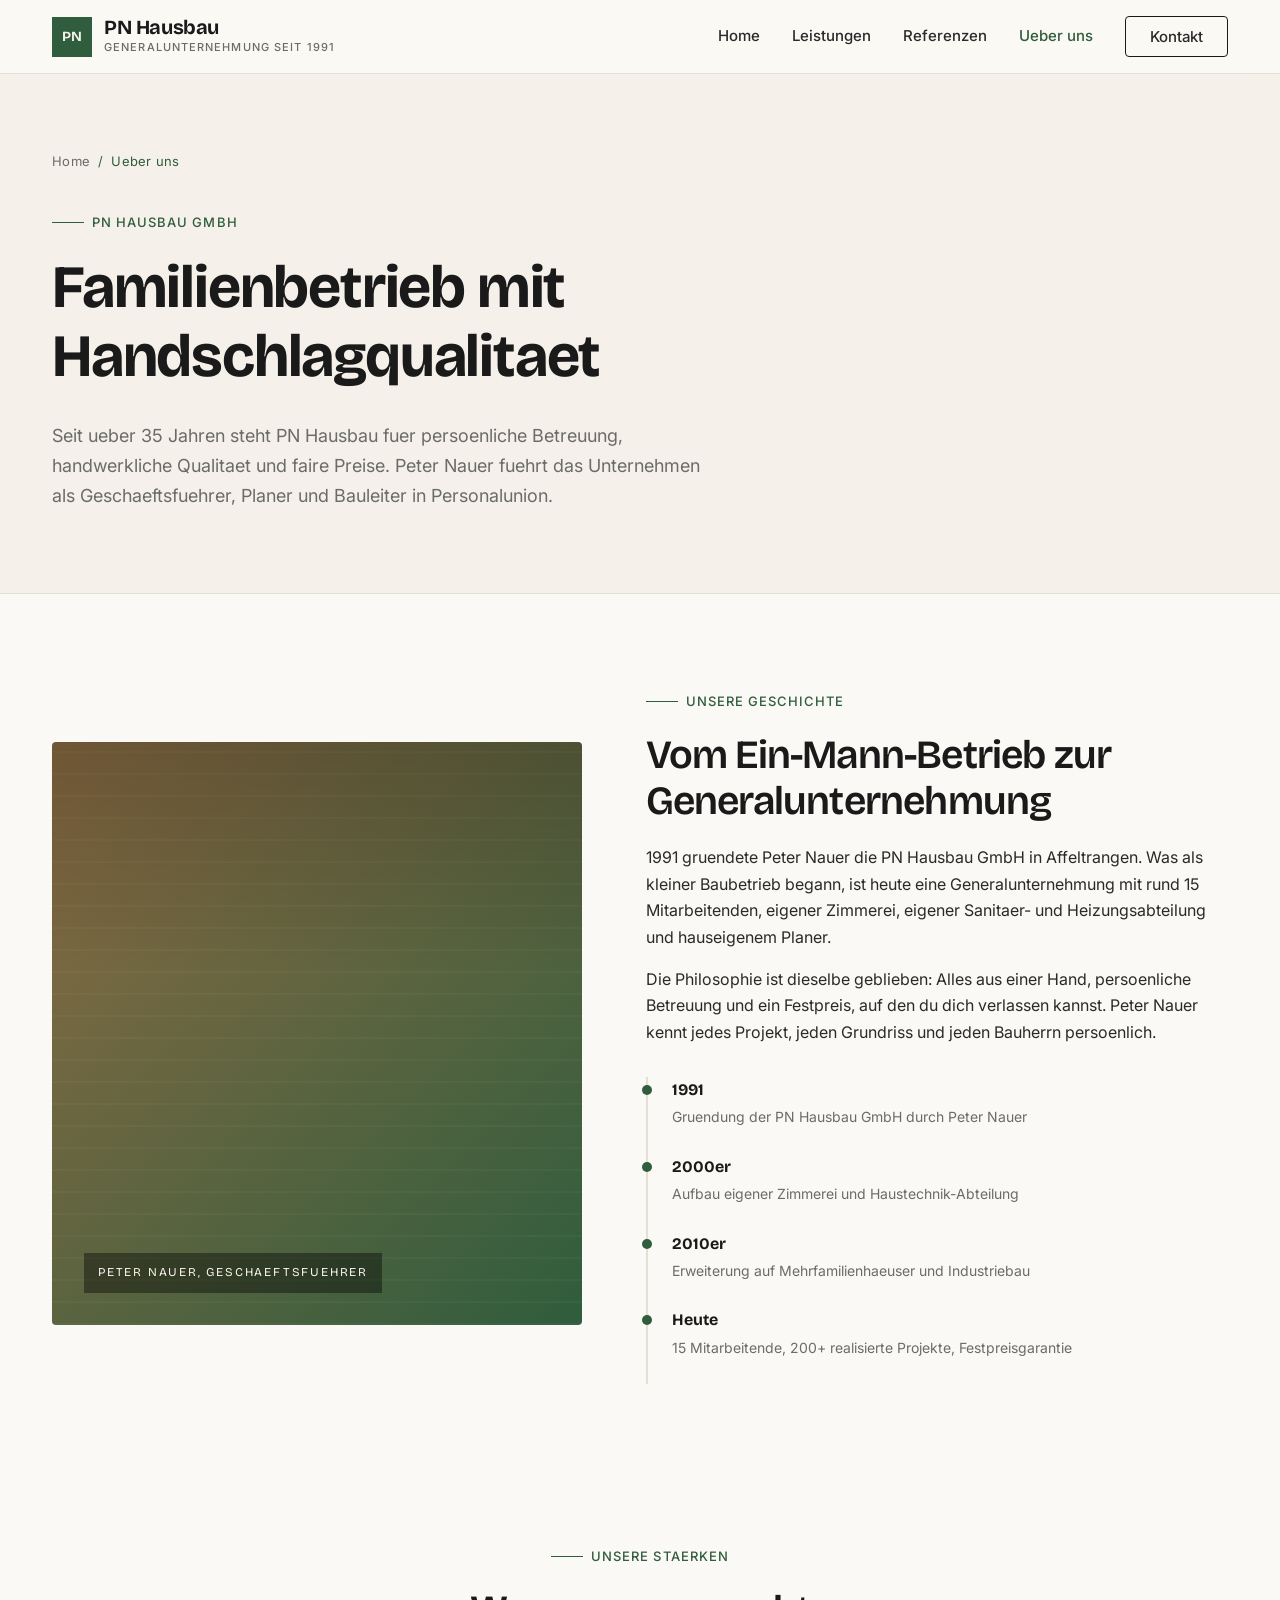
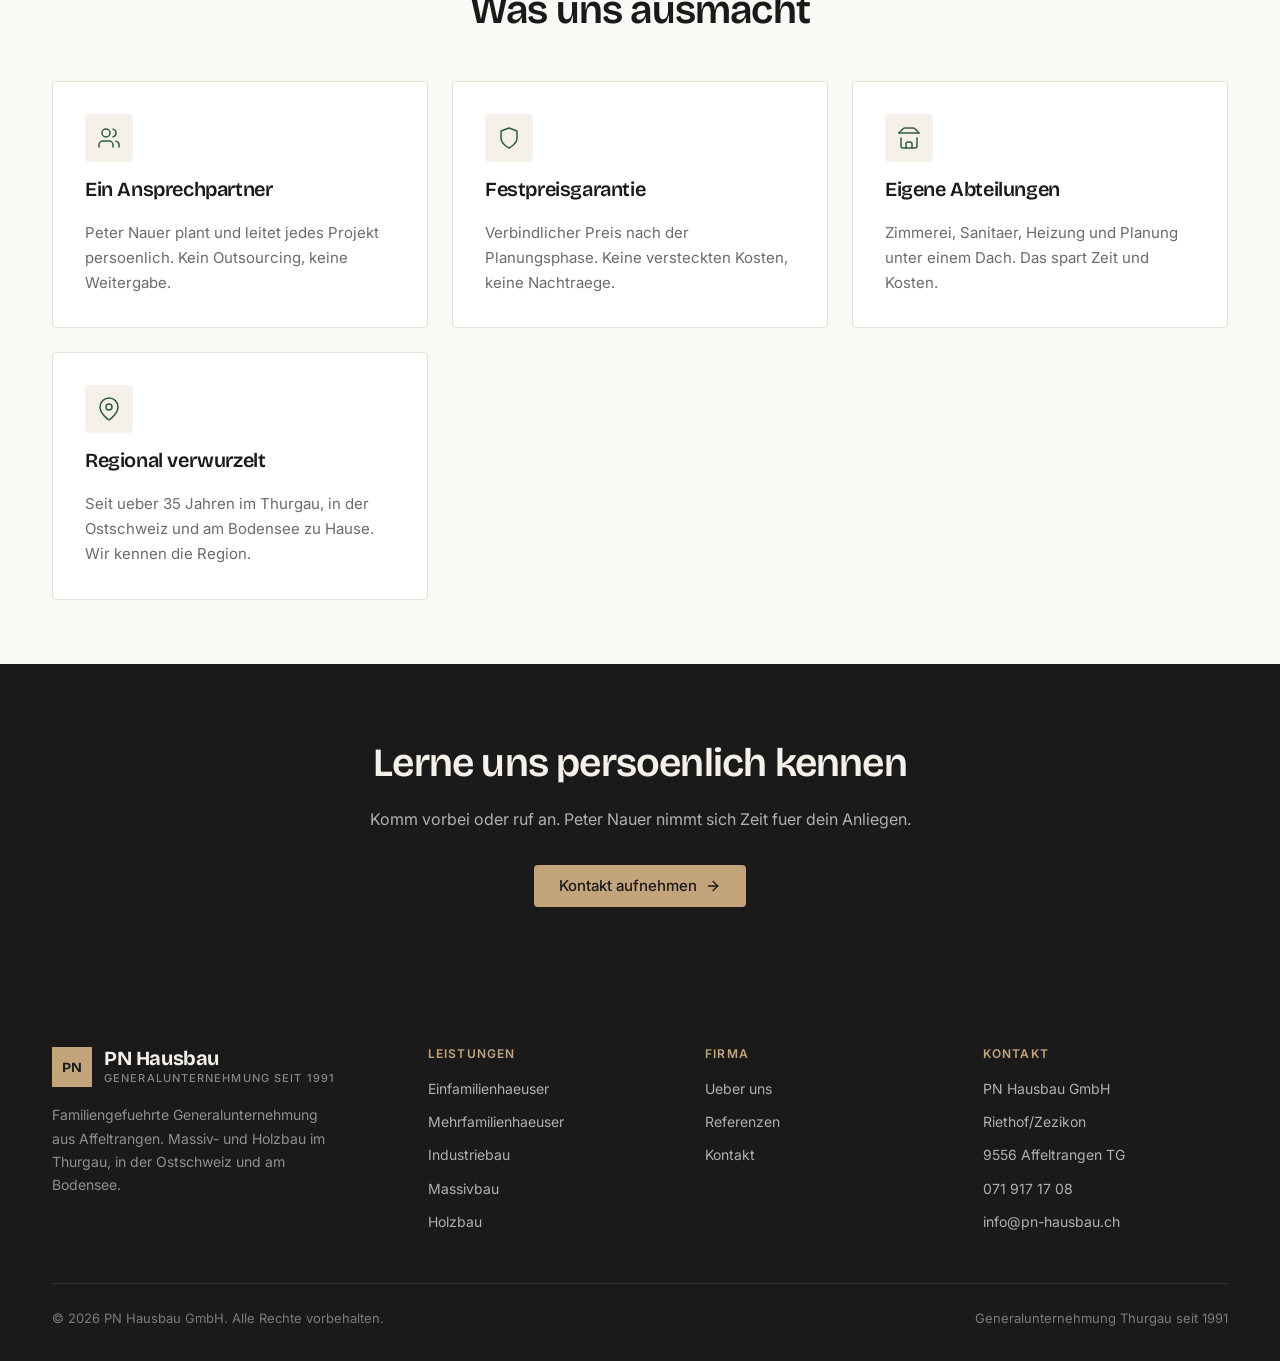
<file: ueber-uns.html>
<!doctype html>
<html lang="de-CH">
<head>
<meta charset="utf-8">
<meta name="viewport" content="width=device-width, initial-scale=1">
<title>Ueber uns | PN Hausbau GmbH, Peter Nauer, Affeltrangen</title>
<meta name="description" content="Familiengefuehrte Generalunternehmung seit 1991. Peter Nauer, Geschaeftsfuehrer, Planer und Bauleiter in Personalunion. 15 Mitarbeitende, eigene Zimmerei und Haustechnik.">
<meta name="robots" content="index,follow">
<link rel="canonical" href="https://pn-hausbau-redesign.pages.dev/ueber-uns.html">
<meta property="og:title" content="Ueber uns | PN Hausbau GmbH">
<meta property="og:description" content="Peter Nauer und sein Team. Seit 1991 Generalunternehmung im Thurgau.">
<meta property="og:type" content="website">
<meta property="og:url" content="https://pn-hausbau-redesign.pages.dev/ueber-uns.html">
<link rel="preconnect" href="https://fonts.googleapis.com">
<link rel="preconnect" href="https://fonts.gstatic.com" crossorigin>
<link href="https://fonts.googleapis.com/css2?family=Bricolage+Grotesque:wght@500;600;700&family=Inter:wght@400;500;600&display=swap" rel="stylesheet">
<link rel="stylesheet" href="style.css">
<script type="application/ld+json">
{
  "@context": "https://schema.org",
  "@type": "BreadcrumbList",
  "itemListElement": [
    { "@type": "ListItem", "position": 1, "name": "Home", "item": "https://pn-hausbau-redesign.pages.dev/" },
    { "@type": "ListItem", "position": 2, "name": "Ueber uns", "item": "https://pn-hausbau-redesign.pages.dev/ueber-uns.html" }
  ]
}
</script>
</head>
<body>

<header class="site-header">
  <div class="header-inner">
    <a href="index.html" class="logo" aria-label="PN Hausbau Startseite">
      <span class="logo-mark">PN</span>
      <span class="logo-text"><strong>PN Hausbau</strong><span>Generalunternehmung seit 1991</span></span>
    </a>
    <button class="nav-toggle" aria-label="Menue oeffnen" onclick="document.querySelector('nav.main-nav').classList.toggle('open')">
      <svg width="24" height="24" viewBox="0 0 24 24" fill="none" stroke="currentColor" stroke-width="2" stroke-linecap="round" stroke-linejoin="round"><line x1="3" y1="6" x2="21" y2="6"/><line x1="3" y1="12" x2="21" y2="12"/><line x1="3" y1="18" x2="21" y2="18"/></svg>
    </button>
    <nav class="main-nav">
      <a href="index.html">Home</a>
      <a href="leistungen.html">Leistungen</a>
      <a href="referenzen.html">Referenzen</a>
      <a href="ueber-uns.html" class="current">Ueber uns</a>
      <a href="kontakt.html" class="btn btn-outline">Kontakt</a>
    </nav>
  </div>
</header>

<main>

<section class="page-header">
  <div class="container">
    <nav class="breadcrumb" aria-label="Breadcrumb"><a href="index.html">Home</a><span>/</span><span>Ueber uns</span></nav>
    <div class="eyebrow">PN Hausbau GmbH</div>
    <h1>Familienbetrieb mit Handschlagqualitaet</h1>
    <p class="lead">Seit ueber 35 Jahren steht PN Hausbau fuer persoenliche Betreuung, handwerkliche Qualitaet und faire Preise. Peter Nauer fuehrt das Unternehmen als Geschaeftsfuehrer, Planer und Bauleiter in Personalunion.</p>
  </div>
</section>

<section>
  <div class="container">
    <div class="story-grid">
      <div class="story-visual">
        <span class="story-visual-label">Peter Nauer, Geschaeftsfuehrer</span>
      </div>
      <div>
        <div class="eyebrow">Unsere Geschichte</div>
        <h2>Vom Ein-Mann-Betrieb zur Generalunternehmung</h2>
        <p>1991 gruendete Peter Nauer die PN Hausbau GmbH in Affeltrangen. Was als kleiner Baubetrieb begann, ist heute eine Generalunternehmung mit rund 15 Mitarbeitenden, eigener Zimmerei, eigener Sanitaer- und Heizungsabteilung und hauseigenem Planer.</p>
        <p>Die Philosophie ist dieselbe geblieben: Alles aus einer Hand, persoenliche Betreuung und ein Festpreis, auf den du dich verlassen kannst. Peter Nauer kennt jedes Projekt, jeden Grundriss und jeden Bauherrn persoenlich.</p>
        <ul class="timeline">
          <li><strong>1991</strong><span>Gruendung der PN Hausbau GmbH durch Peter Nauer</span></li>
          <li><strong>2000er</strong><span>Aufbau eigener Zimmerei und Haustechnik-Abteilung</span></li>
          <li><strong>2010er</strong><span>Erweiterung auf Mehrfamilienhaeuser und Industriebau</span></li>
          <li><strong>Heute</strong><span>15 Mitarbeitende, 200+ realisierte Projekte, Festpreisgarantie</span></li>
        </ul>
      </div>
    </div>
  </div>
</section>

<section class="tight">
  <div class="container">
    <div class="section-head centered">
      <div class="eyebrow">Unsere Staerken</div>
      <h2>Was uns ausmacht</h2>
    </div>
    <div class="features">
      <article class="feature">
        <div class="feature-icon">
          <svg viewBox="0 0 24 24" fill="none" stroke="currentColor" stroke-linecap="round" stroke-linejoin="round"><path d="M16 21v-2a4 4 0 0 0-4-4H6a4 4 0 0 0-4 4v2"/><circle cx="9" cy="7" r="4"/><path d="M22 21v-2a4 4 0 0 0-3-3.87"/><path d="M16 3.13a4 4 0 0 1 0 7.75"/></svg>
        </div>
        <h3>Ein Ansprechpartner</h3>
        <p>Peter Nauer plant und leitet jedes Projekt persoenlich. Kein Outsourcing, keine Weitergabe.</p>
      </article>
      <article class="feature">
        <div class="feature-icon">
          <svg viewBox="0 0 24 24" fill="none" stroke="currentColor" stroke-linecap="round" stroke-linejoin="round"><path d="M12 22s8-4 8-10V5l-8-3-8 3v7c0 6 8 10 8 10Z"/></svg>
        </div>
        <h3>Festpreisgarantie</h3>
        <p>Verbindlicher Preis nach der Planungsphase. Keine versteckten Kosten, keine Nachtraege.</p>
      </article>
      <article class="feature">
        <div class="feature-icon">
          <svg viewBox="0 0 24 24" fill="none" stroke="currentColor" stroke-linecap="round" stroke-linejoin="round"><path d="m2 7 4.41-4.41A2 2 0 0 1 7.83 2h8.34a2 2 0 0 1 1.42.59L22 7"/><path d="M4 12v8a2 2 0 0 0 2 2h12a2 2 0 0 0 2-2v-8"/><path d="M15 22v-4a2 2 0 0 0-2-2h-2a2 2 0 0 0-2 2v4"/><path d="M2 7h20"/></svg>
        </div>
        <h3>Eigene Abteilungen</h3>
        <p>Zimmerei, Sanitaer, Heizung und Planung unter einem Dach. Das spart Zeit und Kosten.</p>
      </article>
      <article class="feature">
        <div class="feature-icon">
          <svg viewBox="0 0 24 24" fill="none" stroke="currentColor" stroke-linecap="round" stroke-linejoin="round"><path d="M21 10c0 7-9 13-9 13s-9-6-9-13a9 9 0 0 1 18 0Z"/><circle cx="12" cy="10" r="3"/></svg>
        </div>
        <h3>Regional verwurzelt</h3>
        <p>Seit ueber 35 Jahren im Thurgau, in der Ostschweiz und am Bodensee zu Hause. Wir kennen die Region.</p>
      </article>
    </div>
  </div>
</section>

<section class="cta-banner">
  <div class="container">
    <h2>Lerne uns persoenlich kennen</h2>
    <p>Komm vorbei oder ruf an. Peter Nauer nimmt sich Zeit fuer dein Anliegen.</p>
    <a href="kontakt.html" class="btn btn-primary">Kontakt aufnehmen
      <svg viewBox="0 0 24 24" fill="none" stroke="currentColor" stroke-width="2" stroke-linecap="round" stroke-linejoin="round"><line x1="5" y1="12" x2="19" y2="12"/><polyline points="12 5 19 12 12 19"/></svg>
    </a>
  </div>
</section>

</main>

<footer class="site-footer">
  <div class="container">
    <div class="footer-grid">
      <div class="footer-brand">
        <div class="logo"><span class="logo-mark">PN</span><span class="logo-text"><strong>PN Hausbau</strong><span>Generalunternehmung seit 1991</span></span></div>
        <p>Familiengefuehrte Generalunternehmung aus Affeltrangen. Massiv- und Holzbau im Thurgau, in der Ostschweiz und am Bodensee.</p>
      </div>
      <div class="footer-col"><h4>Leistungen</h4><ul><li><a href="leistungen/einfamilienhaeuser.html">Einfamilienhaeuser</a></li><li><a href="leistungen/mehrfamilienhaeuser.html">Mehrfamilienhaeuser</a></li><li><a href="leistungen/industriebau.html">Industriebau</a></li><li><a href="leistungen/massivbau.html">Massivbau</a></li><li><a href="leistungen/holzbau.html">Holzbau</a></li></ul></div>
      <div class="footer-col"><h4>Firma</h4><ul><li><a href="ueber-uns.html">Ueber uns</a></li><li><a href="referenzen.html">Referenzen</a></li><li><a href="kontakt.html">Kontakt</a></li></ul></div>
      <div class="footer-col"><h4>Kontakt</h4><ul><li>PN Hausbau GmbH</li><li>Riethof/Zezikon</li><li>9556 Affeltrangen TG</li><li><a href="tel:+41719171708">071 917 17 08</a></li><li><a href="mailto:info@pn-hausbau.ch">info@pn-hausbau.ch</a></li></ul></div>
    </div>
    <div class="footer-bottom">
      <span>&copy; 2026 PN Hausbau GmbH. Alle Rechte vorbehalten.</span>
      <span>Generalunternehmung Thurgau seit 1991</span>
    </div>
  </div>
</footer>

</body>
</html>
</file>
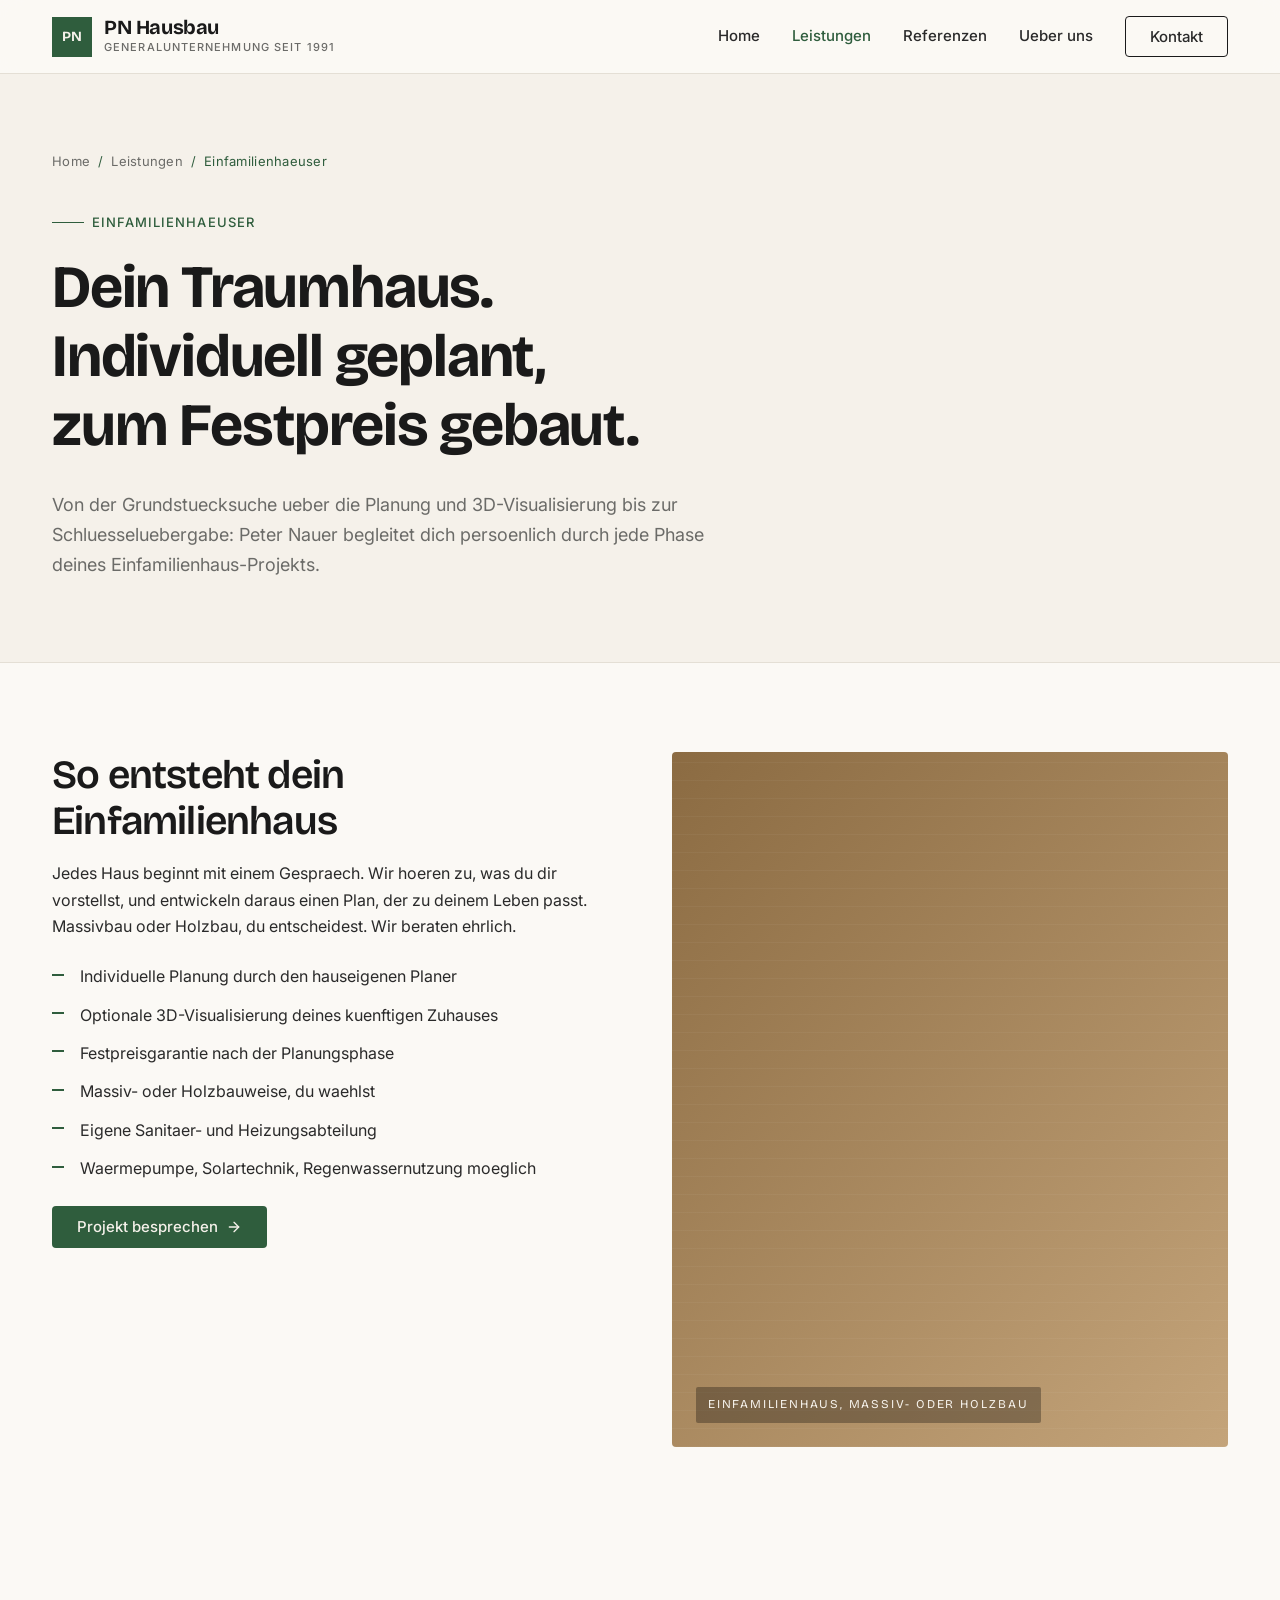
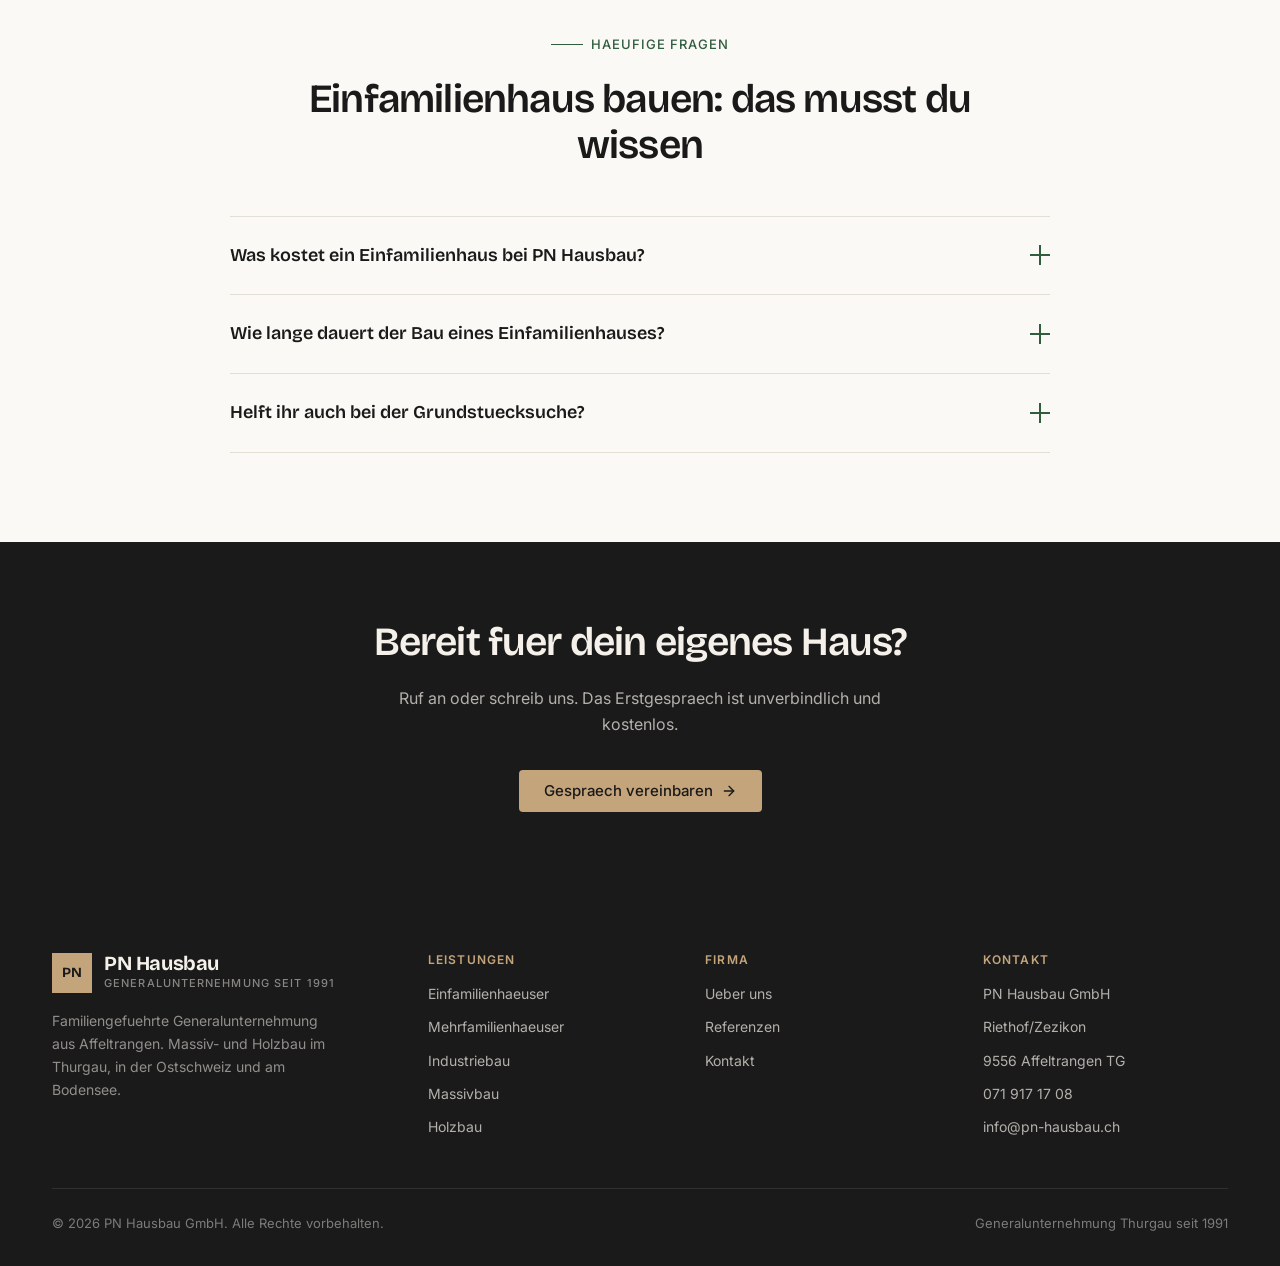
<file: leistungen/einfamilienhaeuser.html>
<!doctype html>
<html lang="de-CH">
<head>
<meta charset="utf-8">
<meta name="viewport" content="width=device-width, initial-scale=1">
<title>Einfamilienhaeuser bauen | PN Hausbau GmbH Thurgau</title>
<meta name="description" content="Einfamilienhaus bauen im Thurgau. Individuelle Planung, Festpreisgarantie, Massiv- oder Holzbauweise. PN Hausbau GmbH Affeltrangen.">
<meta name="robots" content="index,follow">
<link rel="canonical" href="https://pn-hausbau-redesign.pages.dev/leistungen/einfamilienhaeuser.html">
<meta property="og:title" content="Einfamilienhaeuser bauen | PN Hausbau GmbH">
<meta property="og:description" content="Individuell geplant, zum Festpreis gebaut. Einfamilienhaeuser im Thurgau.">
<meta property="og:type" content="website">
<meta property="og:url" content="https://pn-hausbau-redesign.pages.dev/leistungen/einfamilienhaeuser.html">
<link rel="preconnect" href="https://fonts.googleapis.com">
<link rel="preconnect" href="https://fonts.gstatic.com" crossorigin>
<link href="https://fonts.googleapis.com/css2?family=Bricolage+Grotesque:wght@500;600;700&family=Inter:wght@400;500;600&display=swap" rel="stylesheet">
<link rel="stylesheet" href="../style.css">
<script type="application/ld+json">
{
  "@context": "https://schema.org",
  "@type": "Service",
  "name": "Einfamilienhaeuser bauen",
  "description": "Individuelle Einfamilienhaeuser im Thurgau. Planung, Bauleitung und Ausfuehrung aus einer Hand mit Festpreisgarantie.",
  "provider": {
    "@type": "HomeAndConstructionBusiness",
    "name": "PN Hausbau GmbH",
    "telephone": "+41719171708",
    "address": { "@type": "PostalAddress", "addressLocality": "Affeltrangen", "addressRegion": "TG", "addressCountry": "CH" }
  },
  "areaServed": ["Thurgau", "Ostschweiz", "Bodenseeraum"]
}
</script>
<script type="application/ld+json">
{
  "@context": "https://schema.org",
  "@type": "BreadcrumbList",
  "itemListElement": [
    { "@type": "ListItem", "position": 1, "name": "Home", "item": "https://pn-hausbau-redesign.pages.dev/" },
    { "@type": "ListItem", "position": 2, "name": "Leistungen", "item": "https://pn-hausbau-redesign.pages.dev/leistungen.html" },
    { "@type": "ListItem", "position": 3, "name": "Einfamilienhaeuser", "item": "https://pn-hausbau-redesign.pages.dev/leistungen/einfamilienhaeuser.html" }
  ]
}
</script>
</head>
<body>

<header class="site-header">
  <div class="header-inner">
    <a href="../index.html" class="logo" aria-label="PN Hausbau Startseite">
      <span class="logo-mark">PN</span>
      <span class="logo-text"><strong>PN Hausbau</strong><span>Generalunternehmung seit 1991</span></span>
    </a>
    <button class="nav-toggle" aria-label="Menue oeffnen" onclick="document.querySelector('nav.main-nav').classList.toggle('open')">
      <svg width="24" height="24" viewBox="0 0 24 24" fill="none" stroke="currentColor" stroke-width="2" stroke-linecap="round" stroke-linejoin="round"><line x1="3" y1="6" x2="21" y2="6"/><line x1="3" y1="12" x2="21" y2="12"/><line x1="3" y1="18" x2="21" y2="18"/></svg>
    </button>
    <nav class="main-nav">
      <a href="../index.html">Home</a>
      <a href="../leistungen.html" class="current">Leistungen</a>
      <a href="../referenzen.html">Referenzen</a>
      <a href="../ueber-uns.html">Ueber uns</a>
      <a href="../kontakt.html" class="btn btn-outline">Kontakt</a>
    </nav>
  </div>
</header>

<main>

<section class="page-header">
  <div class="container">
    <nav class="breadcrumb" aria-label="Breadcrumb"><a href="../index.html">Home</a><span>/</span><a href="../leistungen.html">Leistungen</a><span>/</span><span>Einfamilienhaeuser</span></nav>
    <div class="eyebrow">Einfamilienhaeuser</div>
    <h1>Dein Traumhaus. Individuell geplant, zum Festpreis gebaut.</h1>
    <p class="lead">Von der Grundstuecksuche ueber die Planung und 3D-Visualisierung bis zur Schluesseluebergabe: Peter Nauer begleitet dich persoenlich durch jede Phase deines Einfamilienhaus-Projekts.</p>
  </div>
</section>

<section>
  <div class="container">
    <div class="detail-grid">
      <div class="detail-text">
        <h2>So entsteht dein Einfamilienhaus</h2>
        <p>Jedes Haus beginnt mit einem Gespraech. Wir hoeren zu, was du dir vorstellst, und entwickeln daraus einen Plan, der zu deinem Leben passt. Massivbau oder Holzbau, du entscheidest. Wir beraten ehrlich.</p>
        <ul>
          <li>Individuelle Planung durch den hauseigenen Planer</li>
          <li>Optionale 3D-Visualisierung deines kuenftigen Zuhauses</li>
          <li>Festpreisgarantie nach der Planungsphase</li>
          <li>Massiv- oder Holzbauweise, du waehlst</li>
          <li>Eigene Sanitaer- und Heizungsabteilung</li>
          <li>Waermepumpe, Solartechnik, Regenwassernutzung moeglich</li>
        </ul>
        <a href="../kontakt.html" class="btn btn-primary">Projekt besprechen
          <svg viewBox="0 0 24 24" fill="none" stroke="currentColor" stroke-width="2" stroke-linecap="round" stroke-linejoin="round"><line x1="5" y1="12" x2="19" y2="12"/><polyline points="12 5 19 12 12 19"/></svg>
        </a>
      </div>
      <div class="detail-visual wood">
        <span class="detail-visual-label">Einfamilienhaus, Massiv- oder Holzbau</span>
      </div>
    </div>
  </div>
</section>

<section>
  <div class="container">
    <div class="section-head centered">
      <div class="eyebrow">Haeufige Fragen</div>
      <h2>Einfamilienhaus bauen: das musst du wissen</h2>
    </div>
    <div class="faq-list">
      <details class="faq-item">
        <summary>Was kostet ein Einfamilienhaus bei PN Hausbau?</summary>
        <p>Die Kosten haengen von Groesse, Bauweise und Ausbaustandard ab. Nach einem Erstgespraech erstellen wir eine unverbindliche Kostenschaetzung. Sobald die Planung steht, erhaeltst du einen verbindlichen Festpreis.</p>
      </details>
      <details class="faq-item">
        <summary>Wie lange dauert der Bau eines Einfamilienhauses?</summary>
        <p>Von der Planung bis zur Schluesseluebergabe rechnen wir mit 10 bis 14 Monaten. Die genaue Dauer haengt von der Komplexitaet und den Bewilligungen ab.</p>
      </details>
      <details class="faq-item">
        <summary>Helft ihr auch bei der Grundstuecksuche?</summary>
        <p>Ja, wir unterstuetzen dich bei der Suche nach dem passenden Grundstueck im Thurgau und in der Ostschweiz. Dank unserer regionalen Vernetzung kennen wir viele Optionen.</p>
      </details>
    </div>
  </div>
</section>

<section class="cta-banner">
  <div class="container">
    <h2>Bereit fuer dein eigenes Haus?</h2>
    <p>Ruf an oder schreib uns. Das Erstgespraech ist unverbindlich und kostenlos.</p>
    <a href="../kontakt.html" class="btn btn-primary">Gespraech vereinbaren
      <svg viewBox="0 0 24 24" fill="none" stroke="currentColor" stroke-width="2" stroke-linecap="round" stroke-linejoin="round"><line x1="5" y1="12" x2="19" y2="12"/><polyline points="12 5 19 12 12 19"/></svg>
    </a>
  </div>
</section>

</main>

<footer class="site-footer">
  <div class="container">
    <div class="footer-grid">
      <div class="footer-brand">
        <div class="logo"><span class="logo-mark">PN</span><span class="logo-text"><strong>PN Hausbau</strong><span>Generalunternehmung seit 1991</span></span></div>
        <p>Familiengefuehrte Generalunternehmung aus Affeltrangen. Massiv- und Holzbau im Thurgau, in der Ostschweiz und am Bodensee.</p>
      </div>
      <div class="footer-col"><h4>Leistungen</h4><ul><li><a href="../leistungen/einfamilienhaeuser.html">Einfamilienhaeuser</a></li><li><a href="../leistungen/mehrfamilienhaeuser.html">Mehrfamilienhaeuser</a></li><li><a href="../leistungen/industriebau.html">Industriebau</a></li><li><a href="../leistungen/massivbau.html">Massivbau</a></li><li><a href="../leistungen/holzbau.html">Holzbau</a></li></ul></div>
      <div class="footer-col"><h4>Firma</h4><ul><li><a href="../ueber-uns.html">Ueber uns</a></li><li><a href="../referenzen.html">Referenzen</a></li><li><a href="../kontakt.html">Kontakt</a></li></ul></div>
      <div class="footer-col"><h4>Kontakt</h4><ul><li>PN Hausbau GmbH</li><li>Riethof/Zezikon</li><li>9556 Affeltrangen TG</li><li><a href="tel:+41719171708">071 917 17 08</a></li><li><a href="mailto:info@pn-hausbau.ch">info@pn-hausbau.ch</a></li></ul></div>
    </div>
    <div class="footer-bottom">
      <span>&copy; 2026 PN Hausbau GmbH. Alle Rechte vorbehalten.</span>
      <span>Generalunternehmung Thurgau seit 1991</span>
    </div>
  </div>
</footer>

<script type="application/ld+json">
{
  "@context": "https://schema.org",
  "@type": "FAQPage",
  "mainEntity": [
    { "@type": "Question", "name": "Was kostet ein Einfamilienhaus bei PN Hausbau?", "acceptedAnswer": { "@type": "Answer", "text": "Die Kosten haengen von Groesse, Bauweise und Ausbaustandard ab. Nach der Planung erhaeltst du einen verbindlichen Festpreis." } },
    { "@type": "Question", "name": "Wie lange dauert der Bau eines Einfamilienhauses?", "acceptedAnswer": { "@type": "Answer", "text": "Von der Planung bis zur Schluesseluebergabe rechnen wir mit 10 bis 14 Monaten." } },
    { "@type": "Question", "name": "Helft ihr auch bei der Grundstuecksuche?", "acceptedAnswer": { "@type": "Answer", "text": "Ja, wir unterstuetzen dich bei der Suche nach dem passenden Grundstueck im Thurgau und in der Ostschweiz." } }
  ]
}
</script>

</body>
</html>
</file>
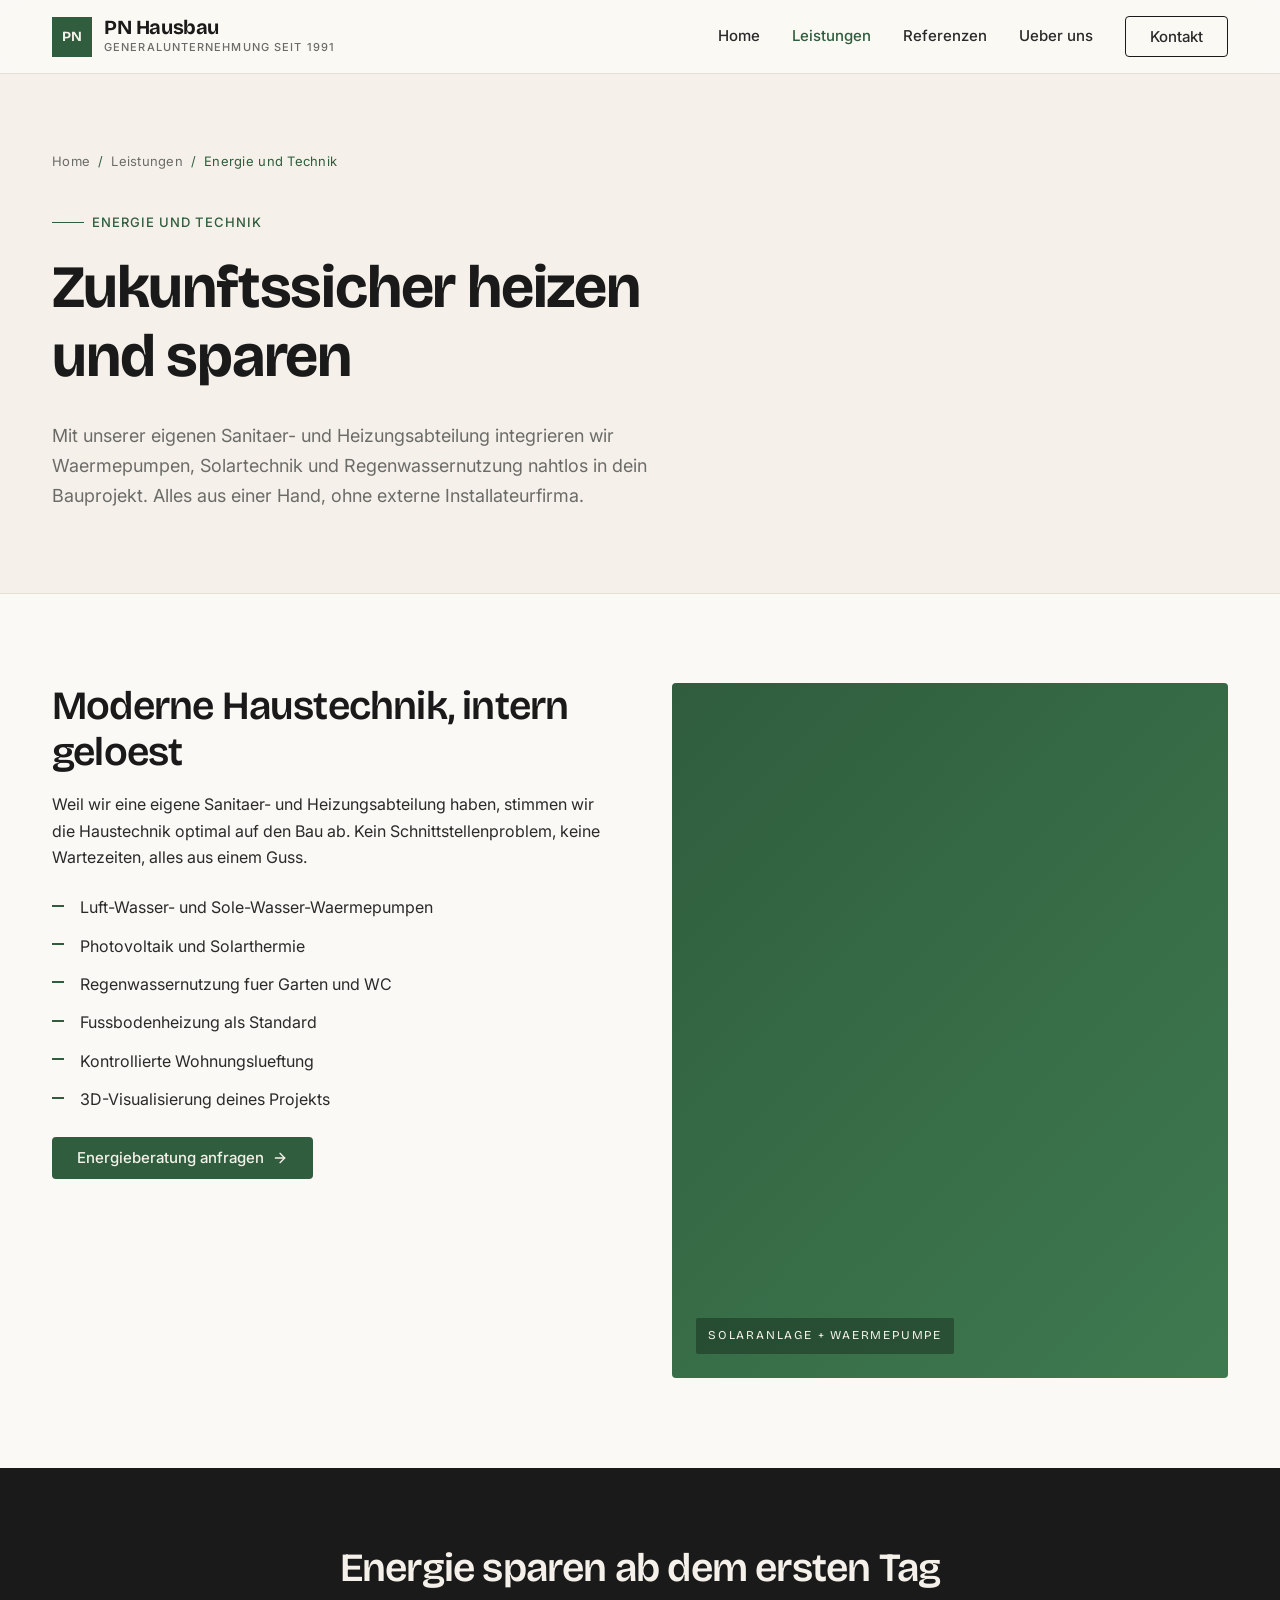
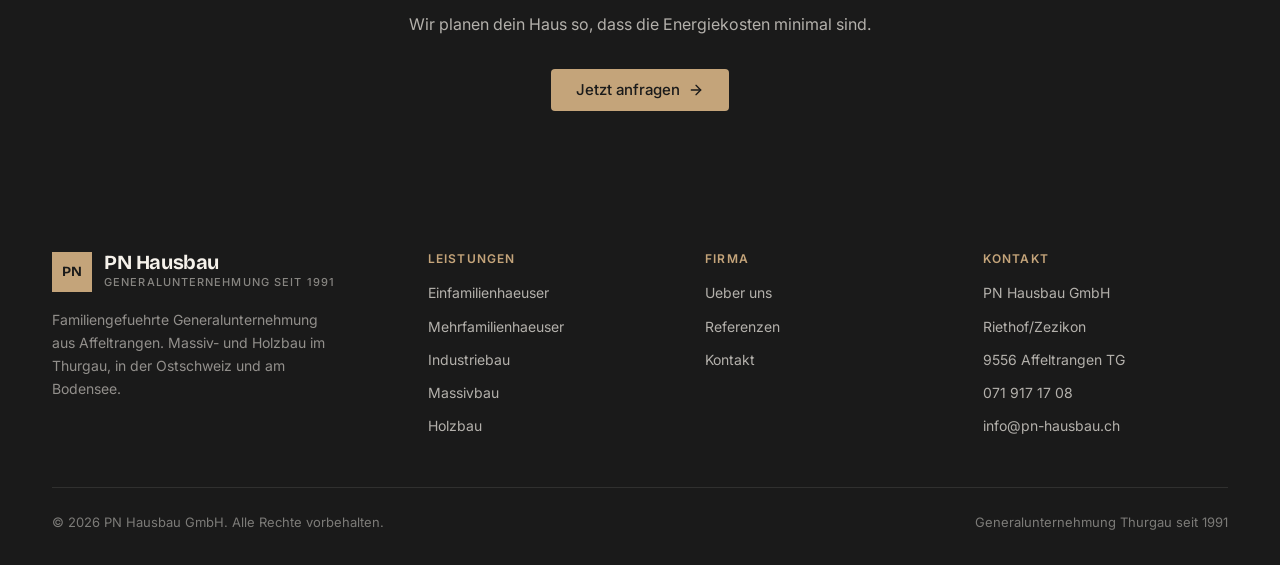
<file: leistungen/energie-technik.html>
<!doctype html>
<html lang="de-CH">
<head>
<meta charset="utf-8">
<meta name="viewport" content="width=device-width, initial-scale=1">
<title>Energie und Technik | PN Hausbau, Waermepumpe und Solar</title>
<meta name="description" content="Waermepumpen, Solartechnik, Regenwassernutzung und 3D-Visualisierung. PN Hausbau integriert moderne Haustechnik direkt in dein Bauprojekt.">
<meta name="robots" content="index,follow">
<link rel="canonical" href="https://pn-hausbau-redesign.pages.dev/leistungen/energie-technik.html">
<meta property="og:title" content="Energie und Technik | PN Hausbau">
<meta property="og:description" content="Waermepumpen, Solar und Regenwassernutzung fuer dein Haus.">
<meta property="og:type" content="website">
<link rel="preconnect" href="https://fonts.googleapis.com">
<link rel="preconnect" href="https://fonts.gstatic.com" crossorigin>
<link href="https://fonts.googleapis.com/css2?family=Bricolage+Grotesque:wght@500;600;700&family=Inter:wght@400;500;600&display=swap" rel="stylesheet">
<link rel="stylesheet" href="../style.css">
<script type="application/ld+json">
[{
  "@context": "https://schema.org",
  "@type": "Service",
  "name": "Energie und Haustechnik",
  "provider": { "@type": "HomeAndConstructionBusiness", "name": "PN Hausbau GmbH" },
  "areaServed": ["Thurgau", "Ostschweiz"],
  "description": "Waermepumpen, Solartechnik und Regenwassernutzung fuer Neubauten."
},{
  "@context": "https://schema.org",
  "@type": "BreadcrumbList",
  "itemListElement": [
    { "@type": "ListItem", "position": 1, "name": "Home", "item": "https://pn-hausbau-redesign.pages.dev/" },
    { "@type": "ListItem", "position": 2, "name": "Leistungen", "item": "https://pn-hausbau-redesign.pages.dev/leistungen.html" },
    { "@type": "ListItem", "position": 3, "name": "Energie und Technik", "item": "https://pn-hausbau-redesign.pages.dev/leistungen/energie-technik.html" }
  ]
}]
</script>
</head>
<body>

<header class="site-header">
  <div class="header-inner">
    <a href="../index.html" class="logo" aria-label="PN Hausbau Startseite"><span class="logo-mark">PN</span><span class="logo-text"><strong>PN Hausbau</strong><span>Generalunternehmung seit 1991</span></span></a>
    <button class="nav-toggle" aria-label="Menue oeffnen" onclick="document.querySelector('nav.main-nav').classList.toggle('open')"><svg width="24" height="24" viewBox="0 0 24 24" fill="none" stroke="currentColor" stroke-width="2" stroke-linecap="round" stroke-linejoin="round"><line x1="3" y1="6" x2="21" y2="6"/><line x1="3" y1="12" x2="21" y2="12"/><line x1="3" y1="18" x2="21" y2="18"/></svg></button>
    <nav class="main-nav">
      <a href="../index.html">Home</a><a href="../leistungen.html" class="current">Leistungen</a><a href="../referenzen.html">Referenzen</a><a href="../ueber-uns.html">Ueber uns</a><a href="../kontakt.html" class="btn btn-outline">Kontakt</a>
    </nav>
  </div>
</header>

<main>

<section class="page-header">
  <div class="container">
    <nav class="breadcrumb" aria-label="Breadcrumb"><a href="../index.html">Home</a><span>/</span><a href="../leistungen.html">Leistungen</a><span>/</span><span>Energie und Technik</span></nav>
    <div class="eyebrow">Energie und Technik</div>
    <h1>Zukunftssicher heizen und sparen</h1>
    <p class="lead">Mit unserer eigenen Sanitaer- und Heizungsabteilung integrieren wir Waermepumpen, Solartechnik und Regenwassernutzung nahtlos in dein Bauprojekt. Alles aus einer Hand, ohne externe Installateurfirma.</p>
  </div>
</section>

<section>
  <div class="container">
    <div class="detail-grid">
      <div class="detail-text">
        <h2>Moderne Haustechnik, intern geloest</h2>
        <p>Weil wir eine eigene Sanitaer- und Heizungsabteilung haben, stimmen wir die Haustechnik optimal auf den Bau ab. Kein Schnittstellenproblem, keine Wartezeiten, alles aus einem Guss.</p>
        <ul>
          <li>Luft-Wasser- und Sole-Wasser-Waermepumpen</li>
          <li>Photovoltaik und Solarthermie</li>
          <li>Regenwassernutzung fuer Garten und WC</li>
          <li>Fussbodenheizung als Standard</li>
          <li>Kontrollierte Wohnungslueftung</li>
          <li>3D-Visualisierung deines Projekts</li>
        </ul>
        <a href="../kontakt.html" class="btn btn-primary">Energieberatung anfragen
          <svg viewBox="0 0 24 24" fill="none" stroke="currentColor" stroke-width="2" stroke-linecap="round" stroke-linejoin="round"><line x1="5" y1="12" x2="19" y2="12"/><polyline points="12 5 19 12 12 19"/></svg>
        </a>
      </div>
      <div class="detail-visual" style="background: linear-gradient(135deg, var(--forest) 0%, var(--forest-light) 100%);">
        <div class="detail-visual-label">Solaranlage + Waermepumpe</div>
      </div>
    </div>
  </div>
</section>

<section class="cta-banner">
  <div class="container">
    <h2>Energie sparen ab dem ersten Tag</h2>
    <p>Wir planen dein Haus so, dass die Energiekosten minimal sind.</p>
    <a href="../kontakt.html" class="btn btn-primary">Jetzt anfragen
      <svg viewBox="0 0 24 24" fill="none" stroke="currentColor" stroke-width="2" stroke-linecap="round" stroke-linejoin="round"><line x1="5" y1="12" x2="19" y2="12"/><polyline points="12 5 19 12 12 19"/></svg>
    </a>
  </div>
</section>

</main>

<footer class="site-footer">
  <div class="container">
    <div class="footer-grid">
      <div class="footer-brand"><div class="logo"><span class="logo-mark">PN</span><span class="logo-text"><strong>PN Hausbau</strong><span>Generalunternehmung seit 1991</span></span></div><p>Familiengefuehrte Generalunternehmung aus Affeltrangen. Massiv- und Holzbau im Thurgau, in der Ostschweiz und am Bodensee.</p></div>
      <div class="footer-col"><h4>Leistungen</h4><ul><li><a href="einfamilienhaeuser.html">Einfamilienhaeuser</a></li><li><a href="mehrfamilienhaeuser.html">Mehrfamilienhaeuser</a></li><li><a href="industriebau.html">Industriebau</a></li><li><a href="massivbau.html">Massivbau</a></li><li><a href="holzbau.html">Holzbau</a></li></ul></div>
      <div class="footer-col"><h4>Firma</h4><ul><li><a href="../ueber-uns.html">Ueber uns</a></li><li><a href="../referenzen.html">Referenzen</a></li><li><a href="../kontakt.html">Kontakt</a></li></ul></div>
      <div class="footer-col"><h4>Kontakt</h4><ul><li>PN Hausbau GmbH</li><li>Riethof/Zezikon</li><li>9556 Affeltrangen TG</li><li><a href="tel:+41719171708">071 917 17 08</a></li><li><a href="mailto:info@pn-hausbau.ch">info@pn-hausbau.ch</a></li></ul></div>
    </div>
    <div class="footer-bottom"><span>&copy; 2026 PN Hausbau GmbH. Alle Rechte vorbehalten.</span><span>Generalunternehmung Thurgau seit 1991</span></div>
  </div>
</footer>

</body>
</html>
</file>
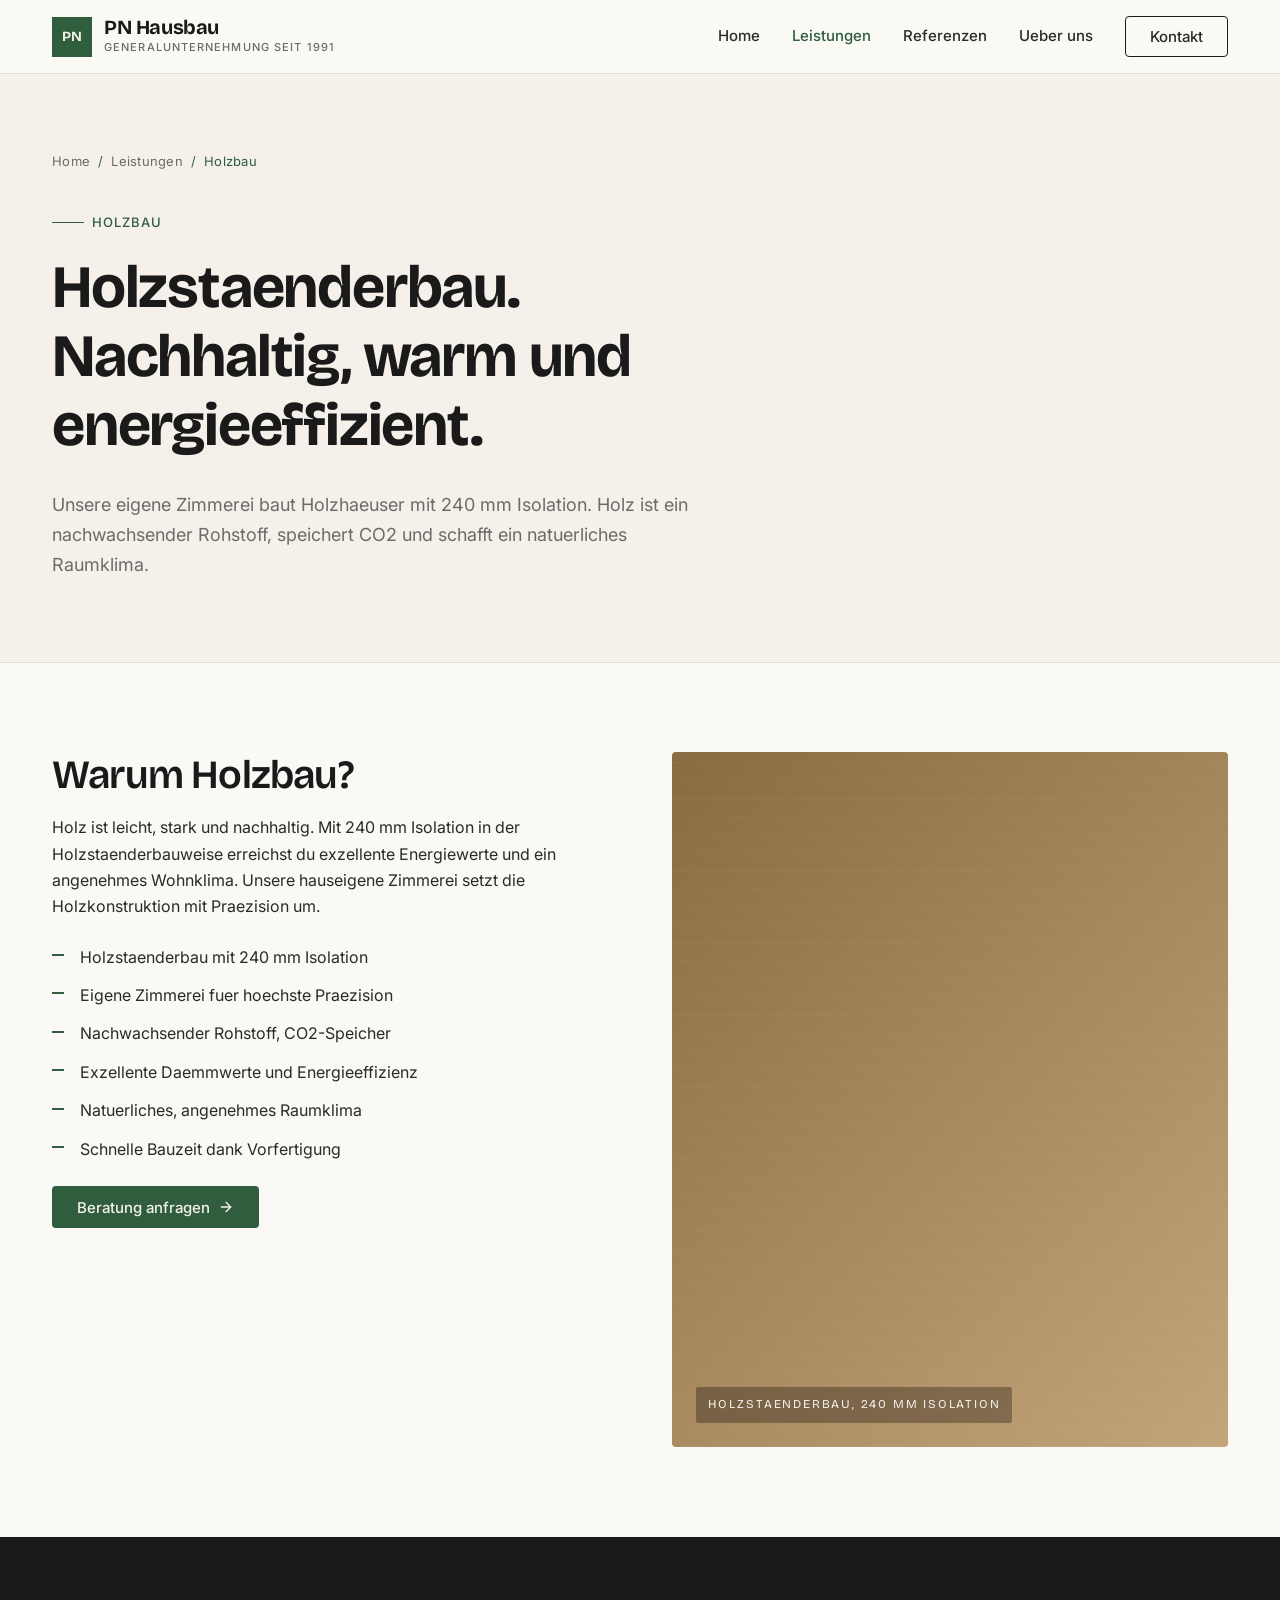
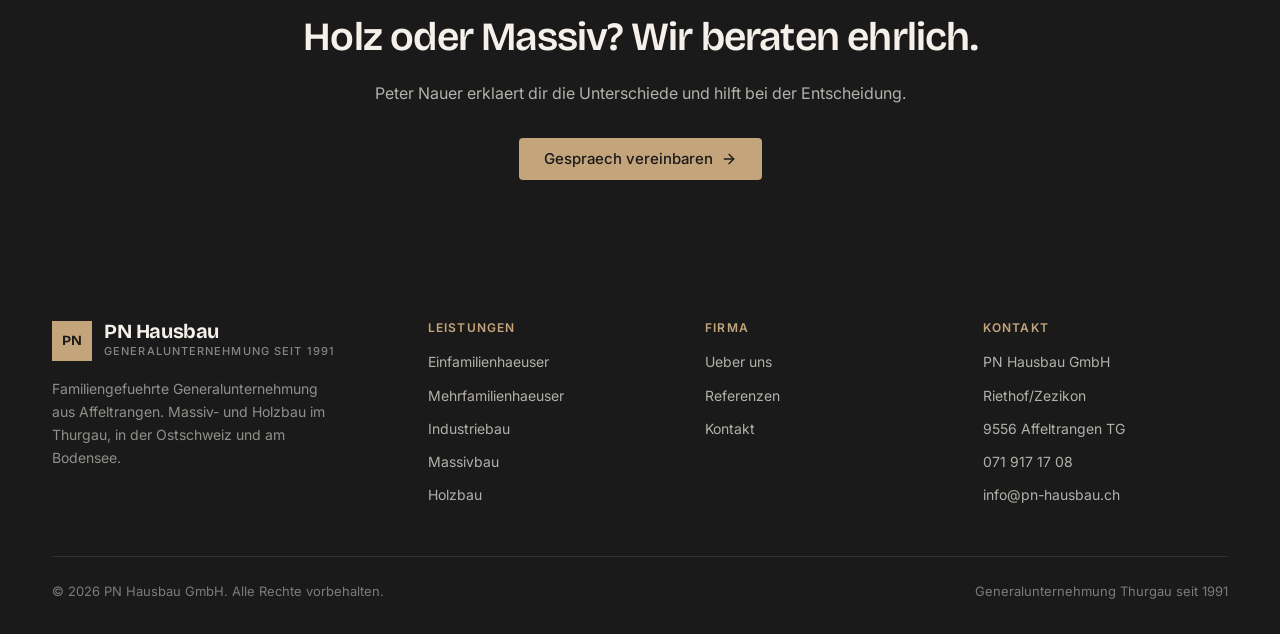
<file: leistungen/holzbau.html>
<!doctype html>
<html lang="de-CH">
<head>
<meta charset="utf-8">
<meta name="viewport" content="width=device-width, initial-scale=1">
<title>Holzbau | PN Hausbau GmbH, Holzstaenderbau Thurgau</title>
<meta name="description" content="Holzbau im Thurgau. Holzstaenderbau mit 240 mm Isolation. Nachhaltig, energieeffizient und warm. PN Hausbau GmbH Affeltrangen, eigene Zimmerei.">
<meta name="robots" content="index,follow">
<link rel="canonical" href="https://pn-hausbau-redesign.pages.dev/leistungen/holzbau.html">
<meta property="og:title" content="Holzbau | PN Hausbau GmbH"><meta property="og:description" content="Holzstaenderbau mit 240 mm Isolation. Nachhaltig und energieeffizient.">
<meta property="og:type" content="website"><meta property="og:url" content="https://pn-hausbau-redesign.pages.dev/leistungen/holzbau.html">
<link rel="preconnect" href="https://fonts.googleapis.com"><link rel="preconnect" href="https://fonts.gstatic.com" crossorigin>
<link href="https://fonts.googleapis.com/css2?family=Bricolage+Grotesque:wght@500;600;700&family=Inter:wght@400;500;600&display=swap" rel="stylesheet">
<link rel="stylesheet" href="../style.css">
<script type="application/ld+json">
{"@context":"https://schema.org","@type":"Service","name":"Holzbau","description":"Holzstaenderbau mit 240 mm Isolation. Nachhaltig, energieeffizient, warm. Eigene Zimmerei bei PN Hausbau GmbH.","provider":{"@type":"HomeAndConstructionBusiness","name":"PN Hausbau GmbH","telephone":"+41719171708","address":{"@type":"PostalAddress","addressLocality":"Affeltrangen","addressRegion":"TG","addressCountry":"CH"}},"areaServed":["Thurgau","Ostschweiz"]}
</script>
<script type="application/ld+json">
{"@context":"https://schema.org","@type":"BreadcrumbList","itemListElement":[{"@type":"ListItem","position":1,"name":"Home","item":"https://pn-hausbau-redesign.pages.dev/"},{"@type":"ListItem","position":2,"name":"Leistungen","item":"https://pn-hausbau-redesign.pages.dev/leistungen.html"},{"@type":"ListItem","position":3,"name":"Holzbau","item":"https://pn-hausbau-redesign.pages.dev/leistungen/holzbau.html"}]}
</script>
</head>
<body>
<header class="site-header"><div class="header-inner"><a href="../index.html" class="logo" aria-label="PN Hausbau Startseite"><span class="logo-mark">PN</span><span class="logo-text"><strong>PN Hausbau</strong><span>Generalunternehmung seit 1991</span></span></a><button class="nav-toggle" aria-label="Menue oeffnen" onclick="document.querySelector('nav.main-nav').classList.toggle('open')"><svg width="24" height="24" viewBox="0 0 24 24" fill="none" stroke="currentColor" stroke-width="2" stroke-linecap="round" stroke-linejoin="round"><line x1="3" y1="6" x2="21" y2="6"/><line x1="3" y1="12" x2="21" y2="12"/><line x1="3" y1="18" x2="21" y2="18"/></svg></button><nav class="main-nav"><a href="../index.html">Home</a><a href="../leistungen.html" class="current">Leistungen</a><a href="../referenzen.html">Referenzen</a><a href="../ueber-uns.html">Ueber uns</a><a href="../kontakt.html" class="btn btn-outline">Kontakt</a></nav></div></header>

<main>
<section class="page-header"><div class="container">
<nav class="breadcrumb" aria-label="Breadcrumb"><a href="../index.html">Home</a><span>/</span><a href="../leistungen.html">Leistungen</a><span>/</span><span>Holzbau</span></nav>
<div class="eyebrow">Holzbau</div>
<h1>Holzstaenderbau. Nachhaltig, warm und energieeffizient.</h1>
<p class="lead">Unsere eigene Zimmerei baut Holzhaeuser mit 240 mm Isolation. Holz ist ein nachwachsender Rohstoff, speichert CO2 und schafft ein natuerliches Raumklima.</p>
</div></section>

<section><div class="container"><div class="detail-grid">
<div class="detail-text">
<h2>Warum Holzbau?</h2>
<p>Holz ist leicht, stark und nachhaltig. Mit 240 mm Isolation in der Holzstaenderbauweise erreichst du exzellente Energiewerte und ein angenehmes Wohnklima. Unsere hauseigene Zimmerei setzt die Holzkonstruktion mit Praezision um.</p>
<ul>
<li>Holzstaenderbau mit 240 mm Isolation</li>
<li>Eigene Zimmerei fuer hoechste Praezision</li>
<li>Nachwachsender Rohstoff, CO2-Speicher</li>
<li>Exzellente Daemmwerte und Energieeffizienz</li>
<li>Natuerliches, angenehmes Raumklima</li>
<li>Schnelle Bauzeit dank Vorfertigung</li>
</ul>
<a href="../kontakt.html" class="btn btn-primary">Beratung anfragen <svg viewBox="0 0 24 24" fill="none" stroke="currentColor" stroke-width="2" stroke-linecap="round" stroke-linejoin="round"><line x1="5" y1="12" x2="19" y2="12"/><polyline points="12 5 19 12 12 19"/></svg></a>
</div>
<div class="detail-visual wood"><span class="detail-visual-label">Holzstaenderbau, 240 mm Isolation</span></div>
</div></div></section>

<section class="cta-banner"><div class="container">
<h2>Holz oder Massiv? Wir beraten ehrlich.</h2>
<p>Peter Nauer erklaert dir die Unterschiede und hilft bei der Entscheidung.</p>
<a href="../kontakt.html" class="btn btn-primary">Gespraech vereinbaren <svg viewBox="0 0 24 24" fill="none" stroke="currentColor" stroke-width="2" stroke-linecap="round" stroke-linejoin="round"><line x1="5" y1="12" x2="19" y2="12"/><polyline points="12 5 19 12 12 19"/></svg></a>
</div></section>
</main>

<footer class="site-footer"><div class="container"><div class="footer-grid"><div class="footer-brand"><div class="logo"><span class="logo-mark">PN</span><span class="logo-text"><strong>PN Hausbau</strong><span>Generalunternehmung seit 1991</span></span></div><p>Familiengefuehrte Generalunternehmung aus Affeltrangen. Massiv- und Holzbau im Thurgau, in der Ostschweiz und am Bodensee.</p></div><div class="footer-col"><h4>Leistungen</h4><ul><li><a href="../leistungen/einfamilienhaeuser.html">Einfamilienhaeuser</a></li><li><a href="../leistungen/mehrfamilienhaeuser.html">Mehrfamilienhaeuser</a></li><li><a href="../leistungen/industriebau.html">Industriebau</a></li><li><a href="../leistungen/massivbau.html">Massivbau</a></li><li><a href="../leistungen/holzbau.html">Holzbau</a></li></ul></div><div class="footer-col"><h4>Firma</h4><ul><li><a href="../ueber-uns.html">Ueber uns</a></li><li><a href="../referenzen.html">Referenzen</a></li><li><a href="../kontakt.html">Kontakt</a></li></ul></div><div class="footer-col"><h4>Kontakt</h4><ul><li>PN Hausbau GmbH</li><li>Riethof/Zezikon</li><li>9556 Affeltrangen TG</li><li><a href="tel:+41719171708">071 917 17 08</a></li><li><a href="mailto:info@pn-hausbau.ch">info@pn-hausbau.ch</a></li></ul></div></div><div class="footer-bottom"><span>&copy; 2026 PN Hausbau GmbH. Alle Rechte vorbehalten.</span><span>Generalunternehmung Thurgau seit 1991</span></div></div></footer>
</body>
</html>
</file>
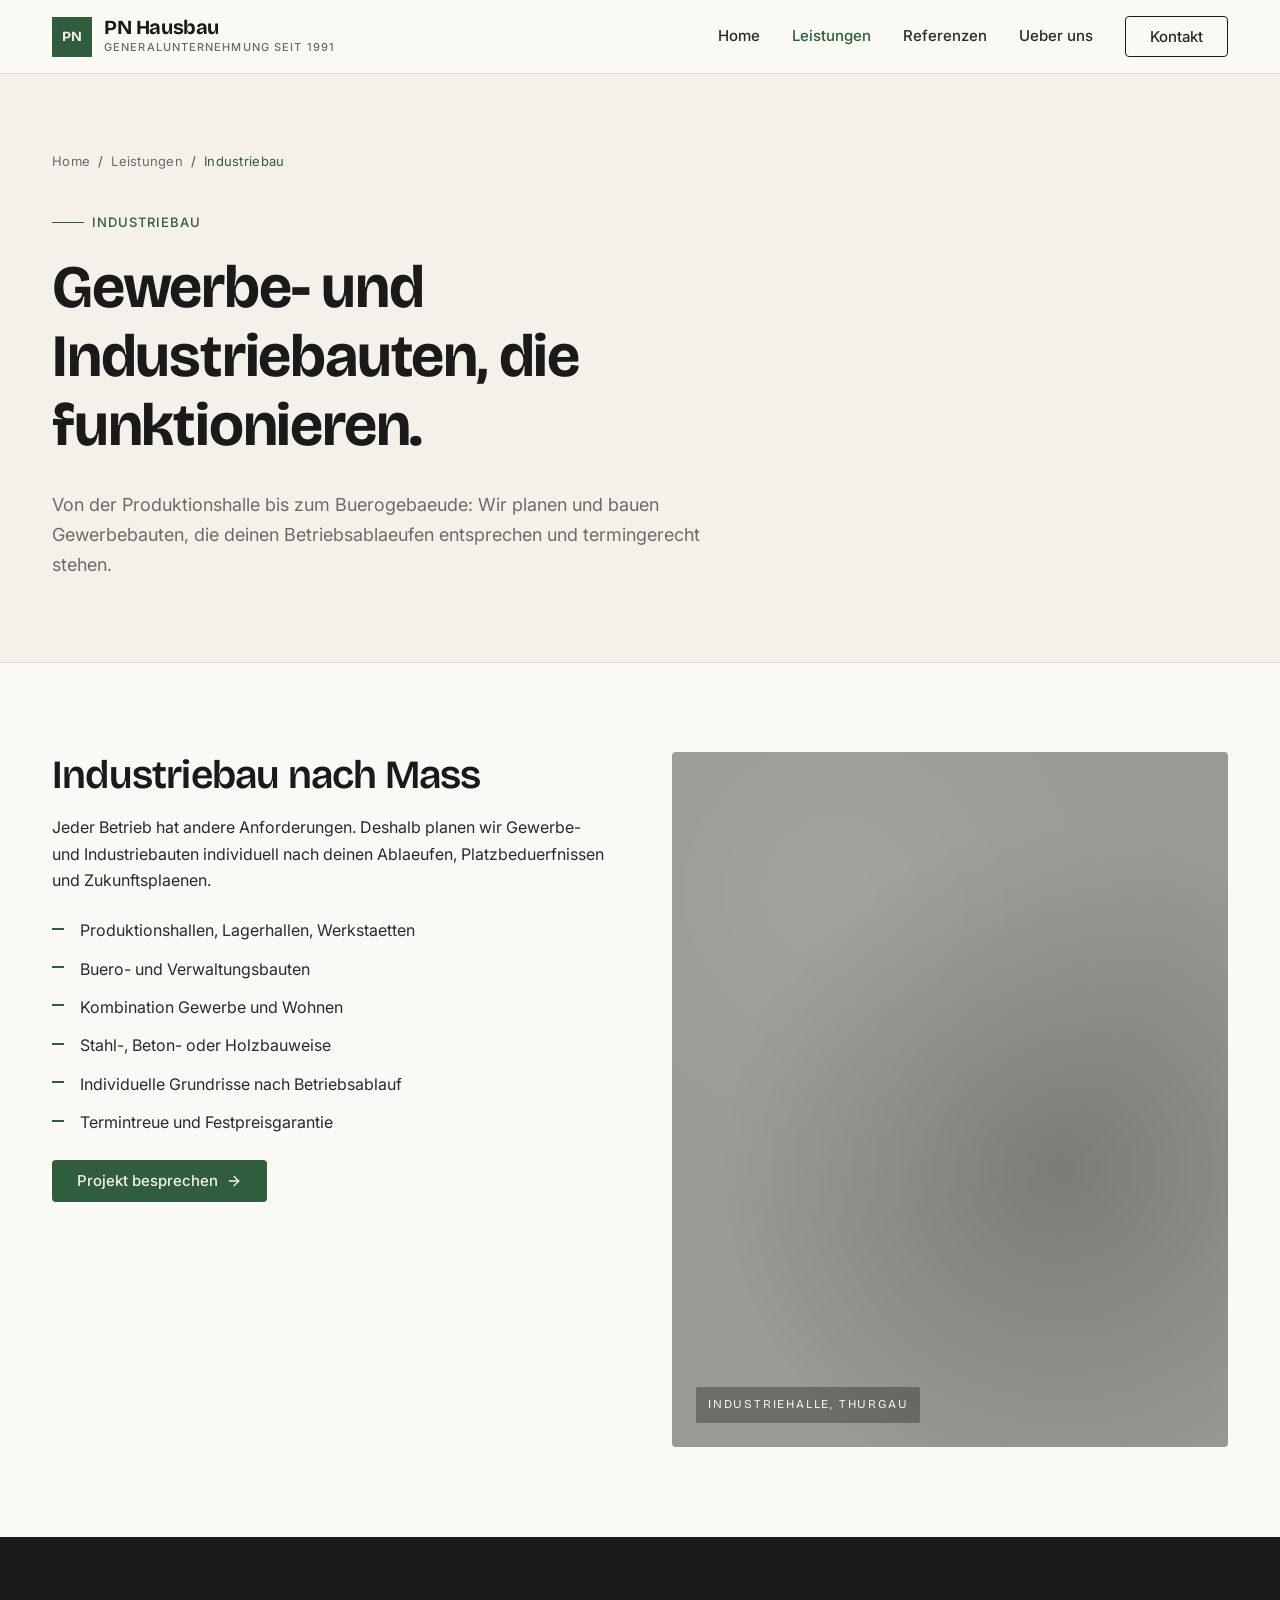
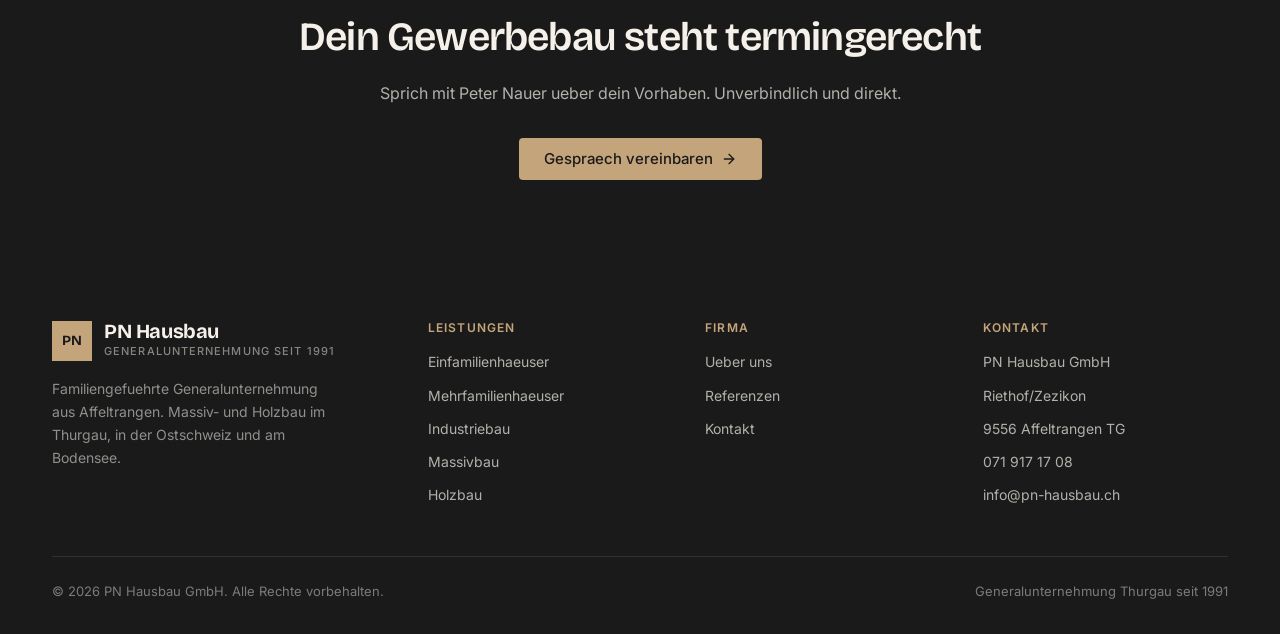
<file: leistungen/industriebau.html>
<!doctype html>
<html lang="de-CH">
<head>
<meta charset="utf-8">
<meta name="viewport" content="width=device-width, initial-scale=1">
<title>Industriebau und Gewerbebau | PN Hausbau GmbH Thurgau</title>
<meta name="description" content="Gewerbe- und Industriebauten im Thurgau. PN Hausbau plant und baut Produktionshallen, Lagerhallen und Gewerbebauten als Generalunternehmung.">
<meta name="robots" content="index,follow">
<link rel="canonical" href="https://pn-hausbau-redesign.pages.dev/leistungen/industriebau.html">
<meta property="og:title" content="Industriebau | PN Hausbau GmbH"><meta property="og:description" content="Gewerbe- und Industriebauten im Thurgau. Termingerecht und zum Festpreis.">
<meta property="og:type" content="website"><meta property="og:url" content="https://pn-hausbau-redesign.pages.dev/leistungen/industriebau.html">
<link rel="preconnect" href="https://fonts.googleapis.com"><link rel="preconnect" href="https://fonts.gstatic.com" crossorigin>
<link href="https://fonts.googleapis.com/css2?family=Bricolage+Grotesque:wght@500;600;700&family=Inter:wght@400;500;600&display=swap" rel="stylesheet">
<link rel="stylesheet" href="../style.css">
<script type="application/ld+json">
{"@context":"https://schema.org","@type":"Service","name":"Industriebau und Gewerbebau","description":"Gewerbe- und Industriebauten im Thurgau. Produktionshallen, Lagerhallen, Gewerbebauten als Generalunternehmung.","provider":{"@type":"HomeAndConstructionBusiness","name":"PN Hausbau GmbH","telephone":"+41719171708","address":{"@type":"PostalAddress","addressLocality":"Affeltrangen","addressRegion":"TG","addressCountry":"CH"}},"areaServed":["Thurgau","Ostschweiz"]}
</script>
<script type="application/ld+json">
{"@context":"https://schema.org","@type":"BreadcrumbList","itemListElement":[{"@type":"ListItem","position":1,"name":"Home","item":"https://pn-hausbau-redesign.pages.dev/"},{"@type":"ListItem","position":2,"name":"Leistungen","item":"https://pn-hausbau-redesign.pages.dev/leistungen.html"},{"@type":"ListItem","position":3,"name":"Industriebau","item":"https://pn-hausbau-redesign.pages.dev/leistungen/industriebau.html"}]}
</script>
</head>
<body>
<header class="site-header"><div class="header-inner"><a href="../index.html" class="logo" aria-label="PN Hausbau Startseite"><span class="logo-mark">PN</span><span class="logo-text"><strong>PN Hausbau</strong><span>Generalunternehmung seit 1991</span></span></a><button class="nav-toggle" aria-label="Menue oeffnen" onclick="document.querySelector('nav.main-nav').classList.toggle('open')"><svg width="24" height="24" viewBox="0 0 24 24" fill="none" stroke="currentColor" stroke-width="2" stroke-linecap="round" stroke-linejoin="round"><line x1="3" y1="6" x2="21" y2="6"/><line x1="3" y1="12" x2="21" y2="12"/><line x1="3" y1="18" x2="21" y2="18"/></svg></button><nav class="main-nav"><a href="../index.html">Home</a><a href="../leistungen.html" class="current">Leistungen</a><a href="../referenzen.html">Referenzen</a><a href="../ueber-uns.html">Ueber uns</a><a href="../kontakt.html" class="btn btn-outline">Kontakt</a></nav></div></header>

<main>
<section class="page-header"><div class="container">
<nav class="breadcrumb" aria-label="Breadcrumb"><a href="../index.html">Home</a><span>/</span><a href="../leistungen.html">Leistungen</a><span>/</span><span>Industriebau</span></nav>
<div class="eyebrow">Industriebau</div>
<h1>Gewerbe- und Industriebauten, die funktionieren.</h1>
<p class="lead">Von der Produktionshalle bis zum Buerogebaeude: Wir planen und bauen Gewerbebauten, die deinen Betriebsablaeufen entsprechen und termingerecht stehen.</p>
</div></section>

<section><div class="container"><div class="detail-grid">
<div class="detail-text">
<h2>Industriebau nach Mass</h2>
<p>Jeder Betrieb hat andere Anforderungen. Deshalb planen wir Gewerbe- und Industriebauten individuell nach deinen Ablaeufen, Platzbeduerfnissen und Zukunftsplaenen.</p>
<ul>
<li>Produktionshallen, Lagerhallen, Werkstaetten</li>
<li>Buero- und Verwaltungsbauten</li>
<li>Kombination Gewerbe und Wohnen</li>
<li>Stahl-, Beton- oder Holzbauweise</li>
<li>Individuelle Grundrisse nach Betriebsablauf</li>
<li>Termintreue und Festpreisgarantie</li>
</ul>
<a href="../kontakt.html" class="btn btn-primary">Projekt besprechen <svg viewBox="0 0 24 24" fill="none" stroke="currentColor" stroke-width="2" stroke-linecap="round" stroke-linejoin="round"><line x1="5" y1="12" x2="19" y2="12"/><polyline points="12 5 19 12 12 19"/></svg></a>
</div>
<div class="detail-visual concrete"><span class="detail-visual-label">Industriehalle, Thurgau</span></div>
</div></div></section>

<section class="cta-banner"><div class="container">
<h2>Dein Gewerbebau steht termingerecht</h2>
<p>Sprich mit Peter Nauer ueber dein Vorhaben. Unverbindlich und direkt.</p>
<a href="../kontakt.html" class="btn btn-primary">Gespraech vereinbaren <svg viewBox="0 0 24 24" fill="none" stroke="currentColor" stroke-width="2" stroke-linecap="round" stroke-linejoin="round"><line x1="5" y1="12" x2="19" y2="12"/><polyline points="12 5 19 12 12 19"/></svg></a>
</div></section>
</main>

<footer class="site-footer"><div class="container"><div class="footer-grid"><div class="footer-brand"><div class="logo"><span class="logo-mark">PN</span><span class="logo-text"><strong>PN Hausbau</strong><span>Generalunternehmung seit 1991</span></span></div><p>Familiengefuehrte Generalunternehmung aus Affeltrangen. Massiv- und Holzbau im Thurgau, in der Ostschweiz und am Bodensee.</p></div><div class="footer-col"><h4>Leistungen</h4><ul><li><a href="../leistungen/einfamilienhaeuser.html">Einfamilienhaeuser</a></li><li><a href="../leistungen/mehrfamilienhaeuser.html">Mehrfamilienhaeuser</a></li><li><a href="../leistungen/industriebau.html">Industriebau</a></li><li><a href="../leistungen/massivbau.html">Massivbau</a></li><li><a href="../leistungen/holzbau.html">Holzbau</a></li></ul></div><div class="footer-col"><h4>Firma</h4><ul><li><a href="../ueber-uns.html">Ueber uns</a></li><li><a href="../referenzen.html">Referenzen</a></li><li><a href="../kontakt.html">Kontakt</a></li></ul></div><div class="footer-col"><h4>Kontakt</h4><ul><li>PN Hausbau GmbH</li><li>Riethof/Zezikon</li><li>9556 Affeltrangen TG</li><li><a href="tel:+41719171708">071 917 17 08</a></li><li><a href="mailto:info@pn-hausbau.ch">info@pn-hausbau.ch</a></li></ul></div></div><div class="footer-bottom"><span>&copy; 2026 PN Hausbau GmbH. Alle Rechte vorbehalten.</span><span>Generalunternehmung Thurgau seit 1991</span></div></div></footer>
</body>
</html>
</file>
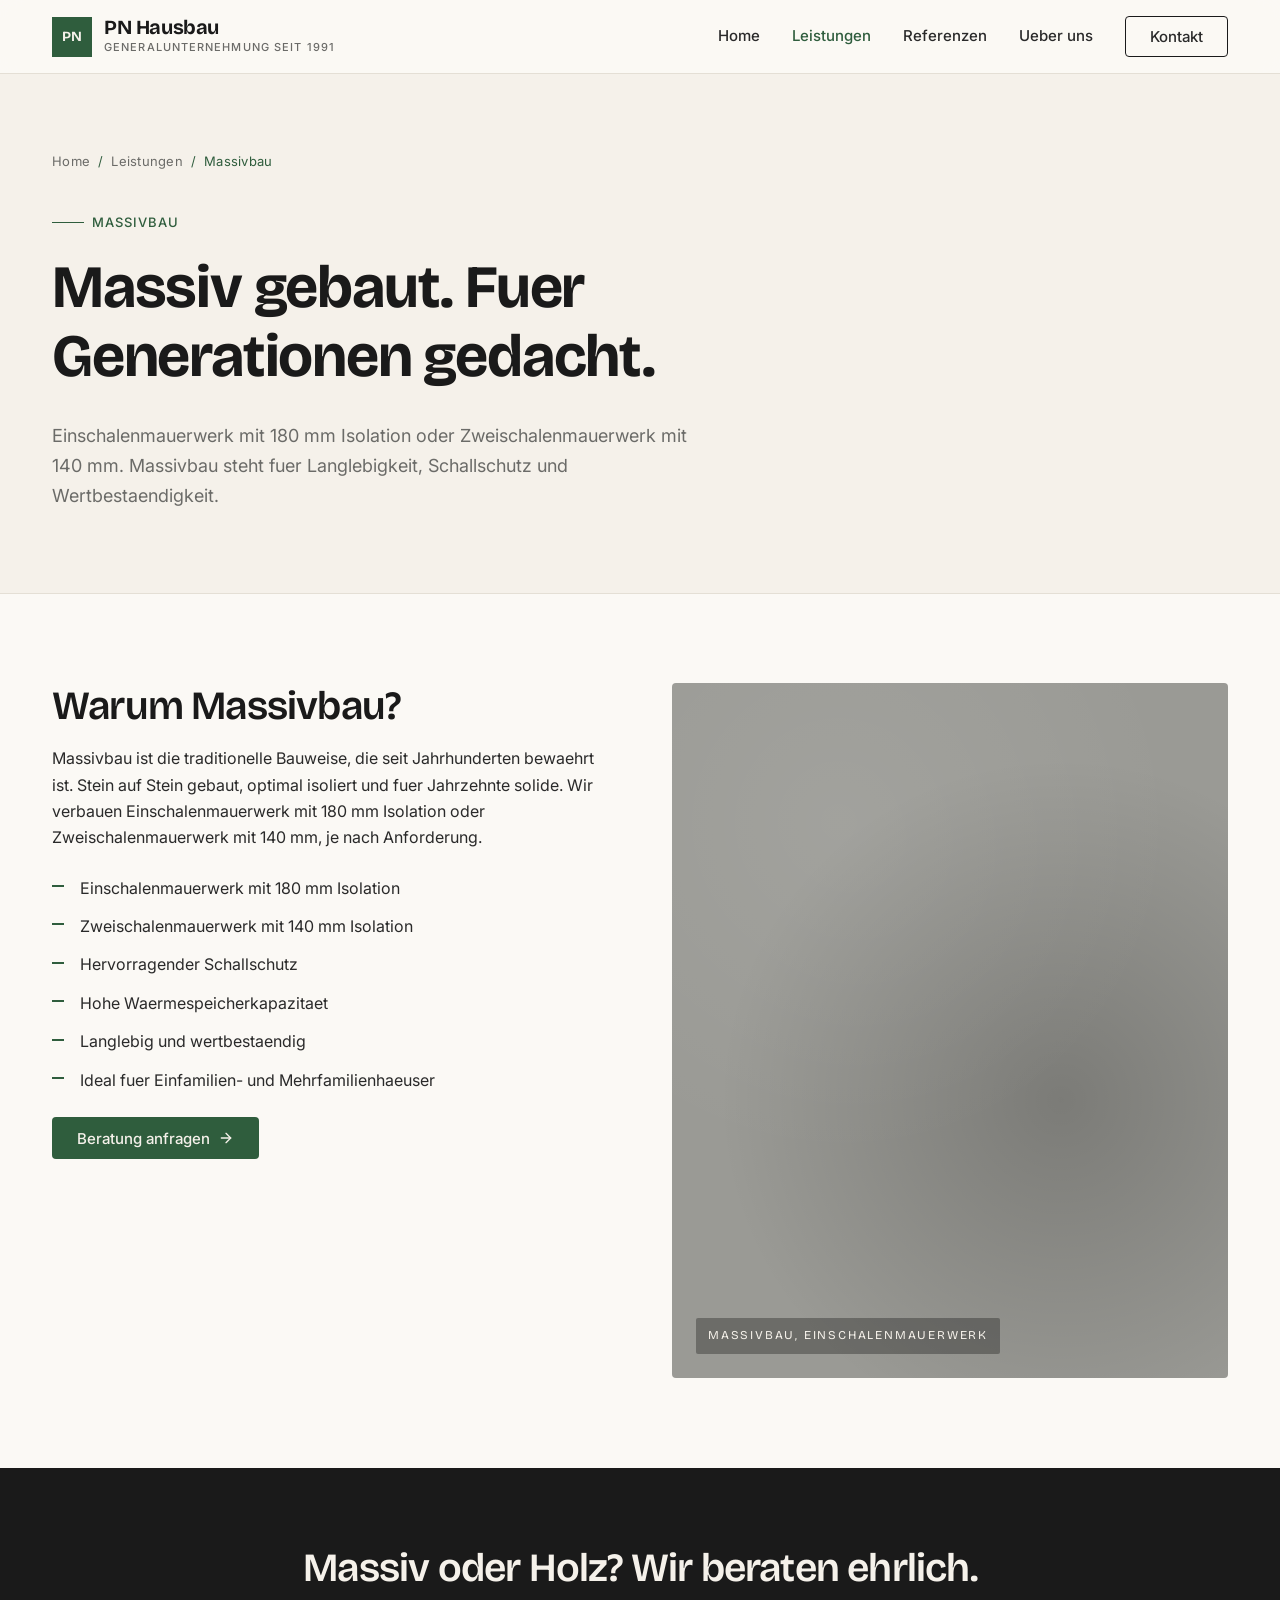
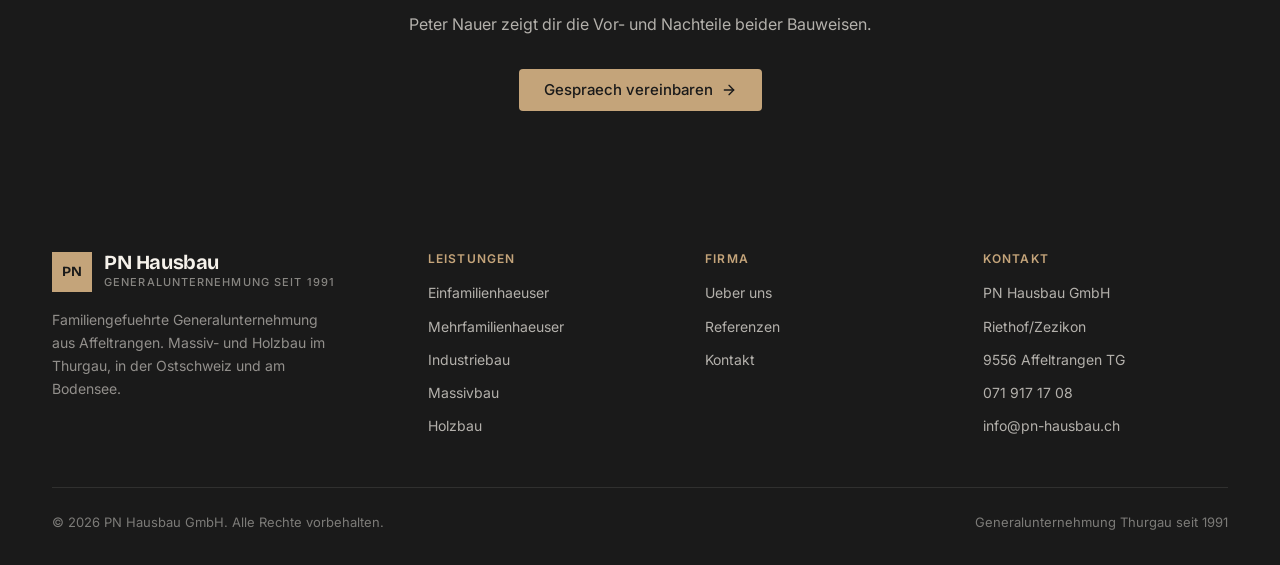
<file: leistungen/massivbau.html>
<!doctype html>
<html lang="de-CH">
<head>
<meta charset="utf-8">
<meta name="viewport" content="width=device-width, initial-scale=1">
<title>Massivbau | PN Hausbau GmbH, Einschalen- und Zweischalenmauerwerk</title>
<meta name="description" content="Massivbau im Thurgau. Einschalenmauerwerk mit 180 mm Isolation oder Zweischalenmauerwerk mit 140 mm. PN Hausbau GmbH Affeltrangen.">
<meta name="robots" content="index,follow">
<link rel="canonical" href="https://pn-hausbau-redesign.pages.dev/leistungen/massivbau.html">
<meta property="og:title" content="Massivbau | PN Hausbau GmbH"><meta property="og:description" content="Massivbau mit Einschalen- oder Zweischalenmauerwerk. Langlebig und energieeffizient.">
<meta property="og:type" content="website"><meta property="og:url" content="https://pn-hausbau-redesign.pages.dev/leistungen/massivbau.html">
<link rel="preconnect" href="https://fonts.googleapis.com"><link rel="preconnect" href="https://fonts.gstatic.com" crossorigin>
<link href="https://fonts.googleapis.com/css2?family=Bricolage+Grotesque:wght@500;600;700&family=Inter:wght@400;500;600&display=swap" rel="stylesheet">
<link rel="stylesheet" href="../style.css">
<script type="application/ld+json">
{"@context":"https://schema.org","@type":"Service","name":"Massivbau","description":"Massivbau mit Einschalen- oder Zweischalenmauerwerk im Thurgau. Langlebig, energieeffizient, wertbestaendig.","provider":{"@type":"HomeAndConstructionBusiness","name":"PN Hausbau GmbH","telephone":"+41719171708","address":{"@type":"PostalAddress","addressLocality":"Affeltrangen","addressRegion":"TG","addressCountry":"CH"}},"areaServed":["Thurgau","Ostschweiz"]}
</script>
<script type="application/ld+json">
{"@context":"https://schema.org","@type":"BreadcrumbList","itemListElement":[{"@type":"ListItem","position":1,"name":"Home","item":"https://pn-hausbau-redesign.pages.dev/"},{"@type":"ListItem","position":2,"name":"Leistungen","item":"https://pn-hausbau-redesign.pages.dev/leistungen.html"},{"@type":"ListItem","position":3,"name":"Massivbau","item":"https://pn-hausbau-redesign.pages.dev/leistungen/massivbau.html"}]}
</script>
</head>
<body>
<header class="site-header"><div class="header-inner"><a href="../index.html" class="logo" aria-label="PN Hausbau Startseite"><span class="logo-mark">PN</span><span class="logo-text"><strong>PN Hausbau</strong><span>Generalunternehmung seit 1991</span></span></a><button class="nav-toggle" aria-label="Menue oeffnen" onclick="document.querySelector('nav.main-nav').classList.toggle('open')"><svg width="24" height="24" viewBox="0 0 24 24" fill="none" stroke="currentColor" stroke-width="2" stroke-linecap="round" stroke-linejoin="round"><line x1="3" y1="6" x2="21" y2="6"/><line x1="3" y1="12" x2="21" y2="12"/><line x1="3" y1="18" x2="21" y2="18"/></svg></button><nav class="main-nav"><a href="../index.html">Home</a><a href="../leistungen.html" class="current">Leistungen</a><a href="../referenzen.html">Referenzen</a><a href="../ueber-uns.html">Ueber uns</a><a href="../kontakt.html" class="btn btn-outline">Kontakt</a></nav></div></header>

<main>
<section class="page-header"><div class="container">
<nav class="breadcrumb" aria-label="Breadcrumb"><a href="../index.html">Home</a><span>/</span><a href="../leistungen.html">Leistungen</a><span>/</span><span>Massivbau</span></nav>
<div class="eyebrow">Massivbau</div>
<h1>Massiv gebaut. Fuer Generationen gedacht.</h1>
<p class="lead">Einschalenmauerwerk mit 180 mm Isolation oder Zweischalenmauerwerk mit 140 mm. Massivbau steht fuer Langlebigkeit, Schallschutz und Wertbestaendigkeit.</p>
</div></section>

<section><div class="container"><div class="detail-grid">
<div class="detail-text">
<h2>Warum Massivbau?</h2>
<p>Massivbau ist die traditionelle Bauweise, die seit Jahrhunderten bewaehrt ist. Stein auf Stein gebaut, optimal isoliert und fuer Jahrzehnte solide. Wir verbauen Einschalenmauerwerk mit 180 mm Isolation oder Zweischalenmauerwerk mit 140 mm, je nach Anforderung.</p>
<ul>
<li>Einschalenmauerwerk mit 180 mm Isolation</li>
<li>Zweischalenmauerwerk mit 140 mm Isolation</li>
<li>Hervorragender Schallschutz</li>
<li>Hohe Waermespeicherkapazitaet</li>
<li>Langlebig und wertbestaendig</li>
<li>Ideal fuer Einfamilien- und Mehrfamilienhaeuser</li>
</ul>
<a href="../kontakt.html" class="btn btn-primary">Beratung anfragen <svg viewBox="0 0 24 24" fill="none" stroke="currentColor" stroke-width="2" stroke-linecap="round" stroke-linejoin="round"><line x1="5" y1="12" x2="19" y2="12"/><polyline points="12 5 19 12 12 19"/></svg></a>
</div>
<div class="detail-visual concrete"><span class="detail-visual-label">Massivbau, Einschalenmauerwerk</span></div>
</div></div></section>

<section class="cta-banner"><div class="container">
<h2>Massiv oder Holz? Wir beraten ehrlich.</h2>
<p>Peter Nauer zeigt dir die Vor- und Nachteile beider Bauweisen.</p>
<a href="../kontakt.html" class="btn btn-primary">Gespraech vereinbaren <svg viewBox="0 0 24 24" fill="none" stroke="currentColor" stroke-width="2" stroke-linecap="round" stroke-linejoin="round"><line x1="5" y1="12" x2="19" y2="12"/><polyline points="12 5 19 12 12 19"/></svg></a>
</div></section>
</main>

<footer class="site-footer"><div class="container"><div class="footer-grid"><div class="footer-brand"><div class="logo"><span class="logo-mark">PN</span><span class="logo-text"><strong>PN Hausbau</strong><span>Generalunternehmung seit 1991</span></span></div><p>Familiengefuehrte Generalunternehmung aus Affeltrangen. Massiv- und Holzbau im Thurgau, in der Ostschweiz und am Bodensee.</p></div><div class="footer-col"><h4>Leistungen</h4><ul><li><a href="../leistungen/einfamilienhaeuser.html">Einfamilienhaeuser</a></li><li><a href="../leistungen/mehrfamilienhaeuser.html">Mehrfamilienhaeuser</a></li><li><a href="../leistungen/industriebau.html">Industriebau</a></li><li><a href="../leistungen/massivbau.html">Massivbau</a></li><li><a href="../leistungen/holzbau.html">Holzbau</a></li></ul></div><div class="footer-col"><h4>Firma</h4><ul><li><a href="../ueber-uns.html">Ueber uns</a></li><li><a href="../referenzen.html">Referenzen</a></li><li><a href="../kontakt.html">Kontakt</a></li></ul></div><div class="footer-col"><h4>Kontakt</h4><ul><li>PN Hausbau GmbH</li><li>Riethof/Zezikon</li><li>9556 Affeltrangen TG</li><li><a href="tel:+41719171708">071 917 17 08</a></li><li><a href="mailto:info@pn-hausbau.ch">info@pn-hausbau.ch</a></li></ul></div></div><div class="footer-bottom"><span>&copy; 2026 PN Hausbau GmbH. Alle Rechte vorbehalten.</span><span>Generalunternehmung Thurgau seit 1991</span></div></div></footer>
</body>
</html>
</file>
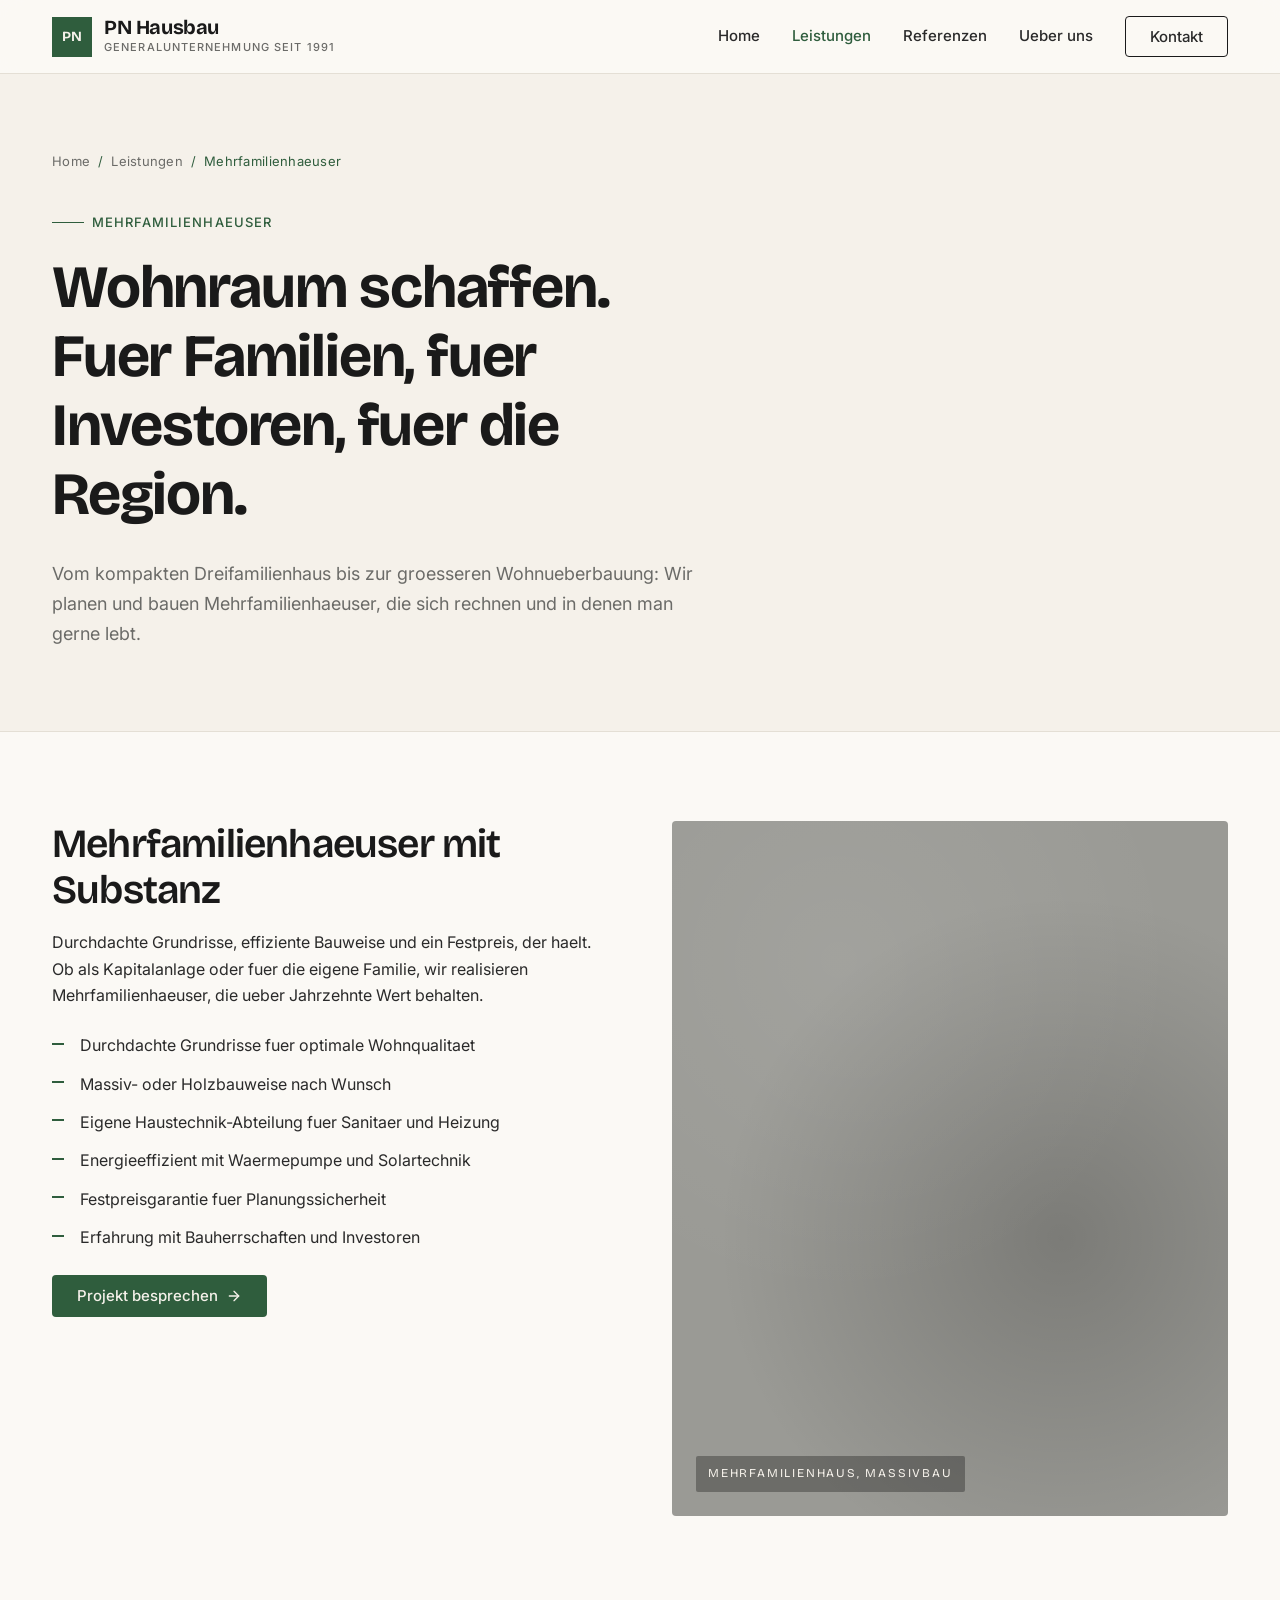
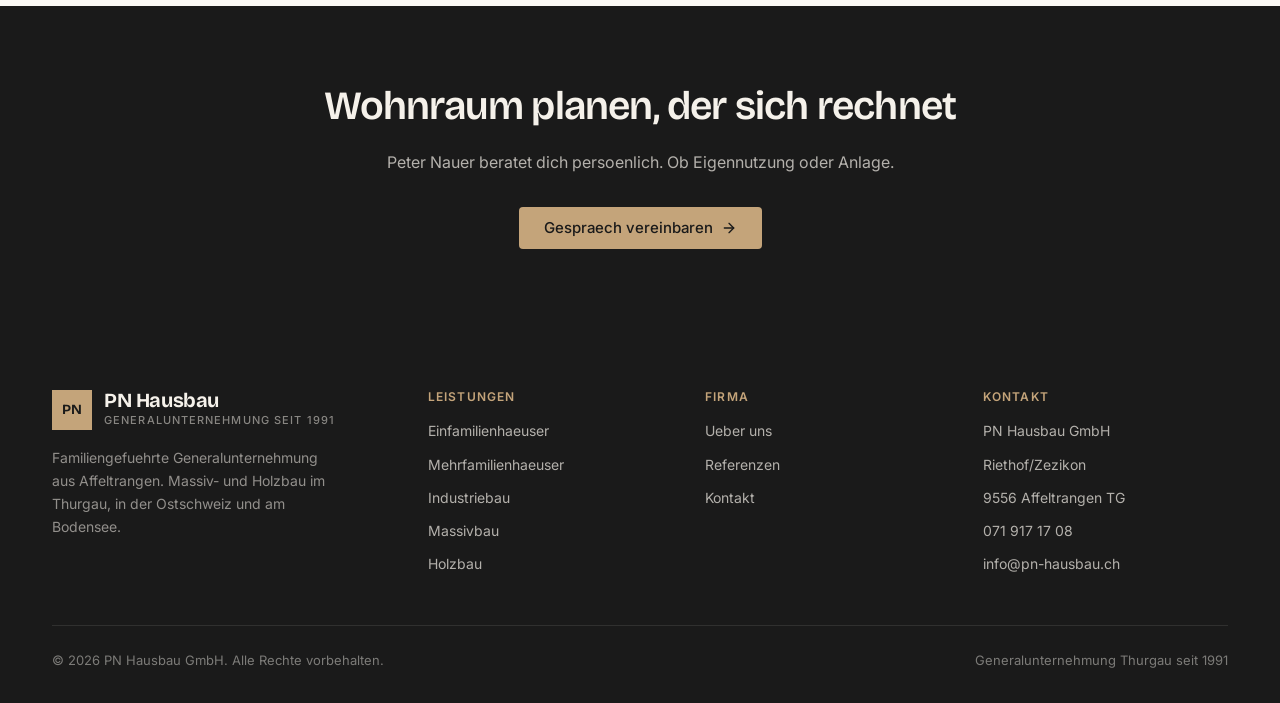
<file: leistungen/mehrfamilienhaeuser.html>
<!doctype html>
<html lang="de-CH">
<head>
<meta charset="utf-8">
<meta name="viewport" content="width=device-width, initial-scale=1">
<title>Mehrfamilienhaeuser bauen | PN Hausbau GmbH Thurgau</title>
<meta name="description" content="Mehrfamilienhaeuser und Wohnueberbauungen im Thurgau. PN Hausbau GmbH plant und realisiert MFH-Projekte als Generalunternehmung mit Festpreis.">
<meta name="robots" content="index,follow">
<link rel="canonical" href="https://pn-hausbau-redesign.pages.dev/leistungen/mehrfamilienhaeuser.html">
<meta property="og:title" content="Mehrfamilienhaeuser | PN Hausbau GmbH"><meta property="og:description" content="MFH und Wohnueberbauungen im Thurgau. Generalunternehmung mit Festpreisgarantie.">
<meta property="og:type" content="website"><meta property="og:url" content="https://pn-hausbau-redesign.pages.dev/leistungen/mehrfamilienhaeuser.html">
<link rel="preconnect" href="https://fonts.googleapis.com"><link rel="preconnect" href="https://fonts.gstatic.com" crossorigin>
<link href="https://fonts.googleapis.com/css2?family=Bricolage+Grotesque:wght@500;600;700&family=Inter:wght@400;500;600&display=swap" rel="stylesheet">
<link rel="stylesheet" href="../style.css">
<script type="application/ld+json">
{"@context":"https://schema.org","@type":"Service","name":"Mehrfamilienhaeuser bauen","description":"Mehrfamilienhaeuser und Wohnueberbauungen im Thurgau. Planung und Ausfuehrung aus einer Hand.","provider":{"@type":"HomeAndConstructionBusiness","name":"PN Hausbau GmbH","telephone":"+41719171708","address":{"@type":"PostalAddress","addressLocality":"Affeltrangen","addressRegion":"TG","addressCountry":"CH"}},"areaServed":["Thurgau","Ostschweiz"]}
</script>
<script type="application/ld+json">
{"@context":"https://schema.org","@type":"BreadcrumbList","itemListElement":[{"@type":"ListItem","position":1,"name":"Home","item":"https://pn-hausbau-redesign.pages.dev/"},{"@type":"ListItem","position":2,"name":"Leistungen","item":"https://pn-hausbau-redesign.pages.dev/leistungen.html"},{"@type":"ListItem","position":3,"name":"Mehrfamilienhaeuser","item":"https://pn-hausbau-redesign.pages.dev/leistungen/mehrfamilienhaeuser.html"}]}
</script>
</head>
<body>
<header class="site-header"><div class="header-inner"><a href="../index.html" class="logo" aria-label="PN Hausbau Startseite"><span class="logo-mark">PN</span><span class="logo-text"><strong>PN Hausbau</strong><span>Generalunternehmung seit 1991</span></span></a><button class="nav-toggle" aria-label="Menue oeffnen" onclick="document.querySelector('nav.main-nav').classList.toggle('open')"><svg width="24" height="24" viewBox="0 0 24 24" fill="none" stroke="currentColor" stroke-width="2" stroke-linecap="round" stroke-linejoin="round"><line x1="3" y1="6" x2="21" y2="6"/><line x1="3" y1="12" x2="21" y2="12"/><line x1="3" y1="18" x2="21" y2="18"/></svg></button><nav class="main-nav"><a href="../index.html">Home</a><a href="../leistungen.html" class="current">Leistungen</a><a href="../referenzen.html">Referenzen</a><a href="../ueber-uns.html">Ueber uns</a><a href="../kontakt.html" class="btn btn-outline">Kontakt</a></nav></div></header>

<main>
<section class="page-header"><div class="container">
<nav class="breadcrumb" aria-label="Breadcrumb"><a href="../index.html">Home</a><span>/</span><a href="../leistungen.html">Leistungen</a><span>/</span><span>Mehrfamilienhaeuser</span></nav>
<div class="eyebrow">Mehrfamilienhaeuser</div>
<h1>Wohnraum schaffen. Fuer Familien, fuer Investoren, fuer die Region.</h1>
<p class="lead">Vom kompakten Dreifamilienhaus bis zur groesseren Wohnueberbauung: Wir planen und bauen Mehrfamilienhaeuser, die sich rechnen und in denen man gerne lebt.</p>
</div></section>

<section><div class="container"><div class="detail-grid">
<div class="detail-text">
<h2>Mehrfamilienhaeuser mit Substanz</h2>
<p>Durchdachte Grundrisse, effiziente Bauweise und ein Festpreis, der haelt. Ob als Kapitalanlage oder fuer die eigene Familie, wir realisieren Mehrfamilienhaeuser, die ueber Jahrzehnte Wert behalten.</p>
<ul>
<li>Durchdachte Grundrisse fuer optimale Wohnqualitaet</li>
<li>Massiv- oder Holzbauweise nach Wunsch</li>
<li>Eigene Haustechnik-Abteilung fuer Sanitaer und Heizung</li>
<li>Energieeffizient mit Waermepumpe und Solartechnik</li>
<li>Festpreisgarantie fuer Planungssicherheit</li>
<li>Erfahrung mit Bauherrschaften und Investoren</li>
</ul>
<a href="../kontakt.html" class="btn btn-primary">Projekt besprechen <svg viewBox="0 0 24 24" fill="none" stroke="currentColor" stroke-width="2" stroke-linecap="round" stroke-linejoin="round"><line x1="5" y1="12" x2="19" y2="12"/><polyline points="12 5 19 12 12 19"/></svg></a>
</div>
<div class="detail-visual concrete"><span class="detail-visual-label">Mehrfamilienhaus, Massivbau</span></div>
</div></div></section>

<section class="cta-banner"><div class="container">
<h2>Wohnraum planen, der sich rechnet</h2>
<p>Peter Nauer beratet dich persoenlich. Ob Eigennutzung oder Anlage.</p>
<a href="../kontakt.html" class="btn btn-primary">Gespraech vereinbaren <svg viewBox="0 0 24 24" fill="none" stroke="currentColor" stroke-width="2" stroke-linecap="round" stroke-linejoin="round"><line x1="5" y1="12" x2="19" y2="12"/><polyline points="12 5 19 12 12 19"/></svg></a>
</div></section>
</main>

<footer class="site-footer"><div class="container"><div class="footer-grid"><div class="footer-brand"><div class="logo"><span class="logo-mark">PN</span><span class="logo-text"><strong>PN Hausbau</strong><span>Generalunternehmung seit 1991</span></span></div><p>Familiengefuehrte Generalunternehmung aus Affeltrangen. Massiv- und Holzbau im Thurgau, in der Ostschweiz und am Bodensee.</p></div><div class="footer-col"><h4>Leistungen</h4><ul><li><a href="../leistungen/einfamilienhaeuser.html">Einfamilienhaeuser</a></li><li><a href="../leistungen/mehrfamilienhaeuser.html">Mehrfamilienhaeuser</a></li><li><a href="../leistungen/industriebau.html">Industriebau</a></li><li><a href="../leistungen/massivbau.html">Massivbau</a></li><li><a href="../leistungen/holzbau.html">Holzbau</a></li></ul></div><div class="footer-col"><h4>Firma</h4><ul><li><a href="../ueber-uns.html">Ueber uns</a></li><li><a href="../referenzen.html">Referenzen</a></li><li><a href="../kontakt.html">Kontakt</a></li></ul></div><div class="footer-col"><h4>Kontakt</h4><ul><li>PN Hausbau GmbH</li><li>Riethof/Zezikon</li><li>9556 Affeltrangen TG</li><li><a href="tel:+41719171708">071 917 17 08</a></li><li><a href="mailto:info@pn-hausbau.ch">info@pn-hausbau.ch</a></li></ul></div></div><div class="footer-bottom"><span>&copy; 2026 PN Hausbau GmbH. Alle Rechte vorbehalten.</span><span>Generalunternehmung Thurgau seit 1991</span></div></div></footer>
</body>
</html>
</file>
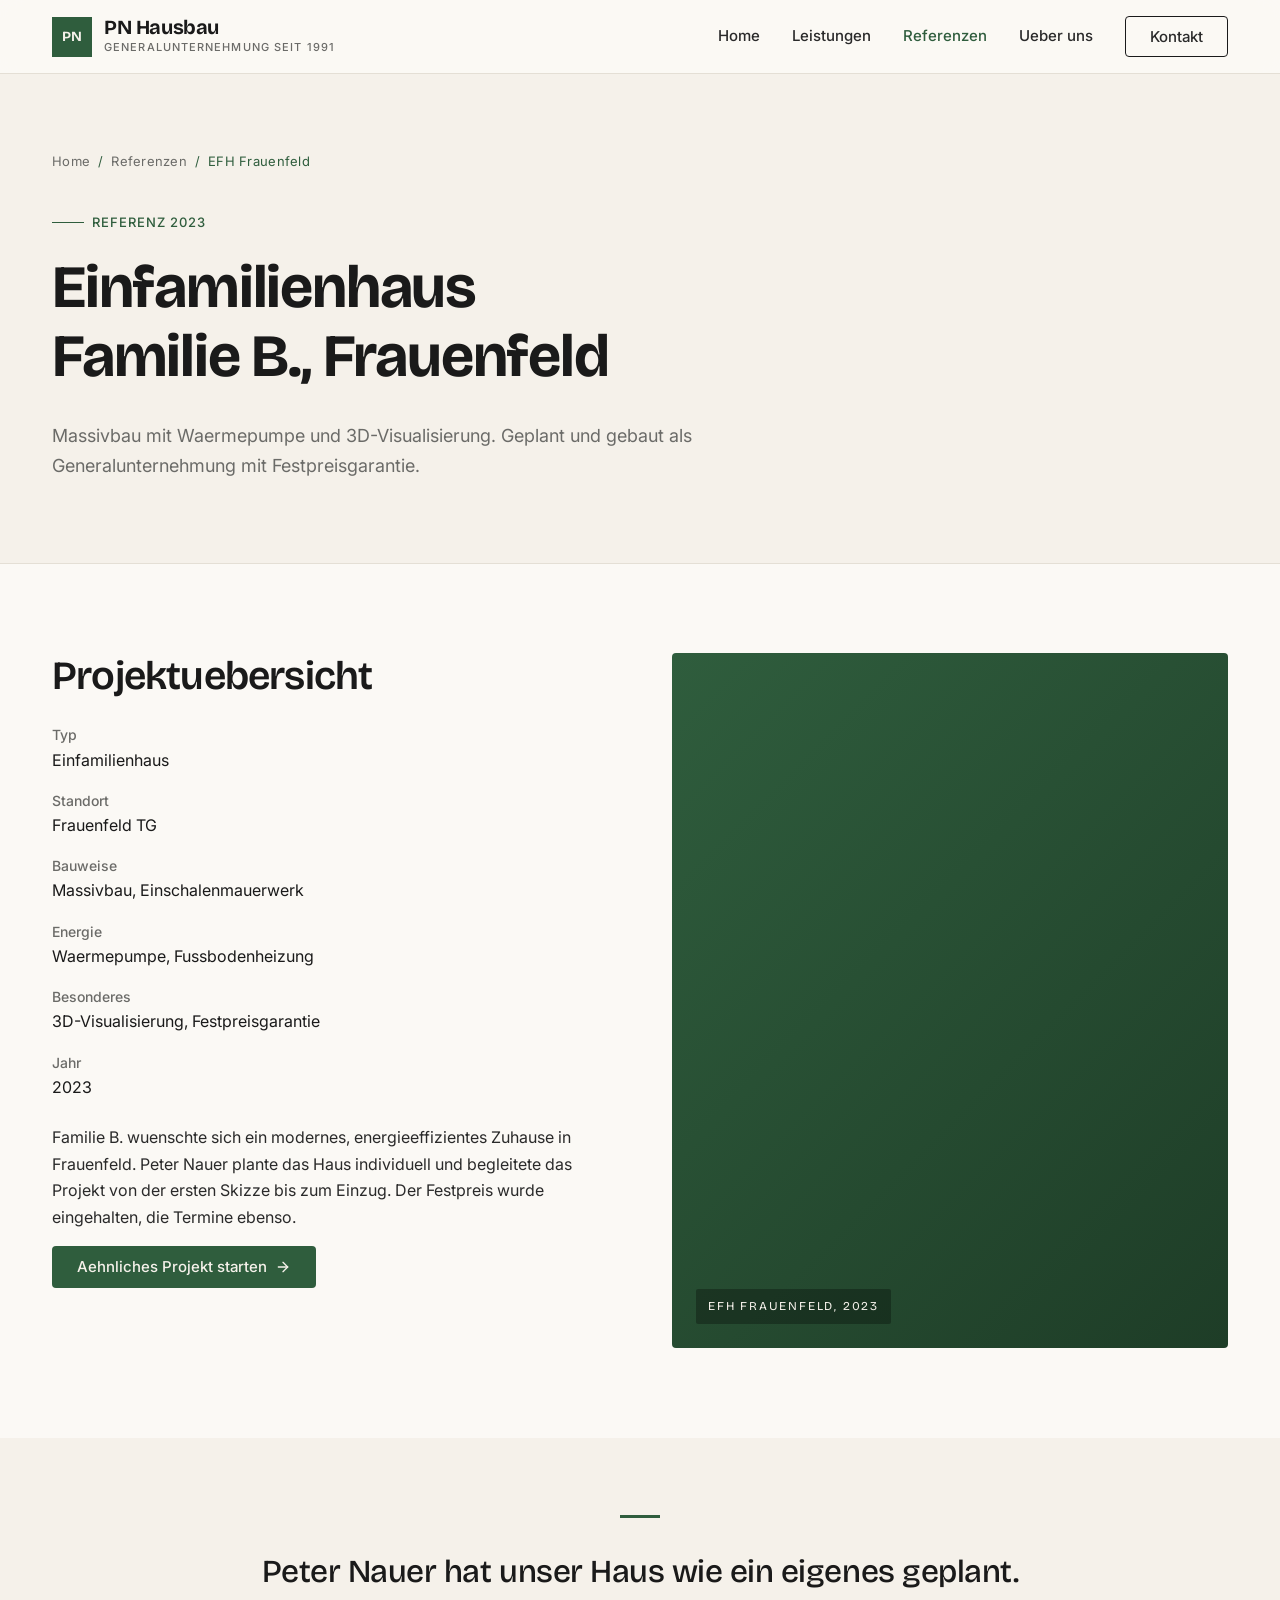
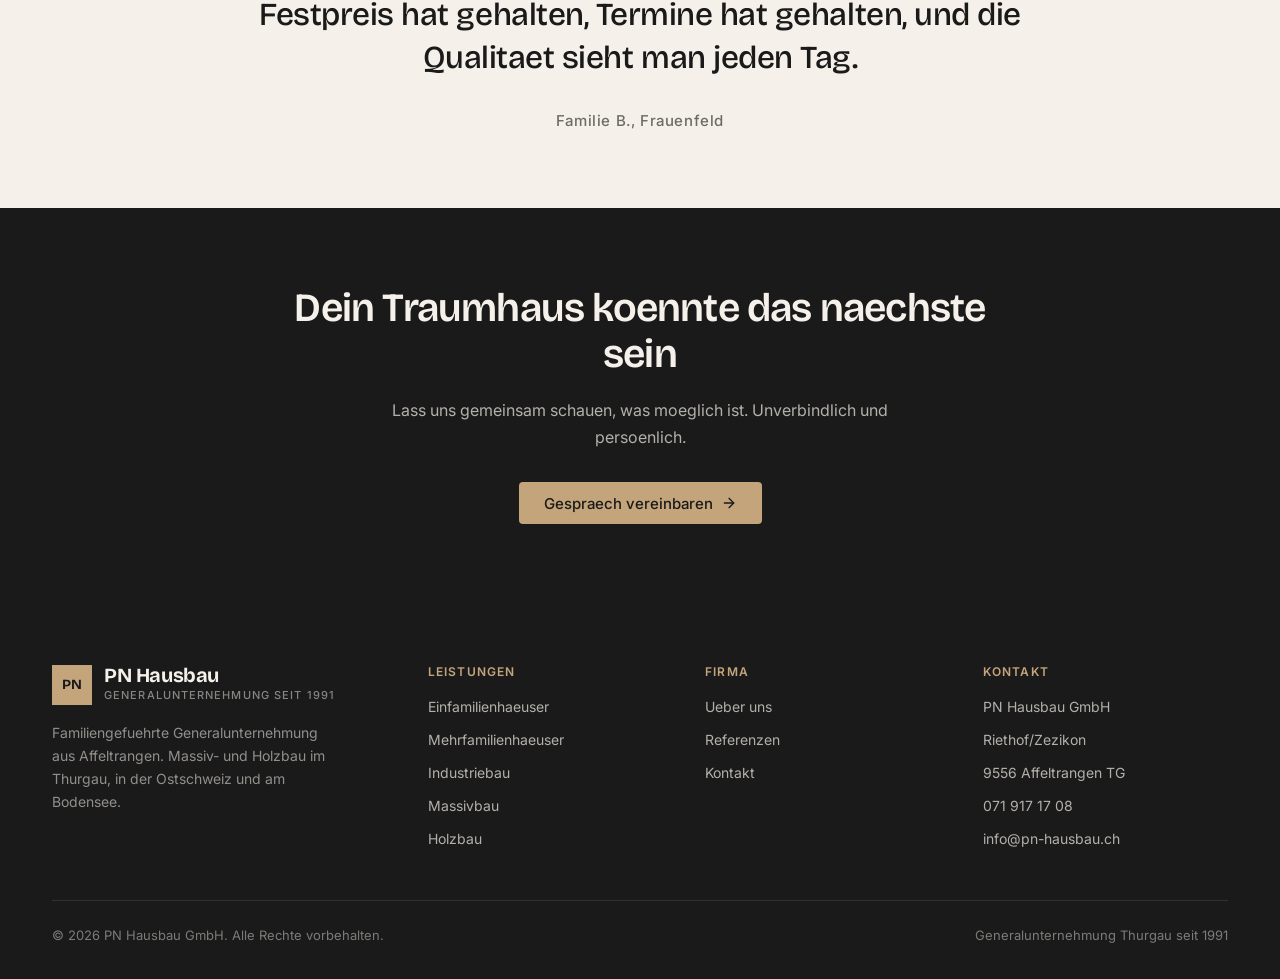
<file: referenzen/efh-frauenfeld.html>
<!doctype html>
<html lang="de-CH">
<head>
<meta charset="utf-8">
<meta name="viewport" content="width=device-width, initial-scale=1">
<title>EFH Familie B., Frauenfeld | Referenz PN Hausbau GmbH</title>
<meta name="description" content="Einfamilienhaus in Frauenfeld TG. Massivbau, Waermepumpe, 3D-Visualisierung. Realisiert von PN Hausbau GmbH als Generalunternehmung mit Festpreis.">
<meta name="robots" content="index,follow">
<link rel="canonical" href="https://pn-hausbau-redesign.pages.dev/referenzen/efh-frauenfeld.html">
<meta property="og:title" content="EFH Frauenfeld | Referenz PN Hausbau"><meta property="og:description" content="Einfamilienhaus in Frauenfeld. Massivbau, Festpreis, termingerecht.">
<meta property="og:type" content="website"><meta property="og:url" content="https://pn-hausbau-redesign.pages.dev/referenzen/efh-frauenfeld.html">
<link rel="preconnect" href="https://fonts.googleapis.com"><link rel="preconnect" href="https://fonts.gstatic.com" crossorigin>
<link href="https://fonts.googleapis.com/css2?family=Bricolage+Grotesque:wght@500;600;700&family=Inter:wght@400;500;600&display=swap" rel="stylesheet">
<link rel="stylesheet" href="../style.css">
<script type="application/ld+json">
{"@context":"https://schema.org","@type":"BreadcrumbList","itemListElement":[{"@type":"ListItem","position":1,"name":"Home","item":"https://pn-hausbau-redesign.pages.dev/"},{"@type":"ListItem","position":2,"name":"Referenzen","item":"https://pn-hausbau-redesign.pages.dev/referenzen.html"},{"@type":"ListItem","position":3,"name":"EFH Frauenfeld","item":"https://pn-hausbau-redesign.pages.dev/referenzen/efh-frauenfeld.html"}]}
</script>
</head>
<body>
<header class="site-header"><div class="header-inner"><a href="../index.html" class="logo" aria-label="PN Hausbau Startseite"><span class="logo-mark">PN</span><span class="logo-text"><strong>PN Hausbau</strong><span>Generalunternehmung seit 1991</span></span></a><button class="nav-toggle" aria-label="Menue oeffnen" onclick="document.querySelector('nav.main-nav').classList.toggle('open')"><svg width="24" height="24" viewBox="0 0 24 24" fill="none" stroke="currentColor" stroke-width="2" stroke-linecap="round" stroke-linejoin="round"><line x1="3" y1="6" x2="21" y2="6"/><line x1="3" y1="12" x2="21" y2="12"/><line x1="3" y1="18" x2="21" y2="18"/></svg></button><nav class="main-nav"><a href="../index.html">Home</a><a href="../leistungen.html">Leistungen</a><a href="../referenzen.html" class="current">Referenzen</a><a href="../ueber-uns.html">Ueber uns</a><a href="../kontakt.html" class="btn btn-outline">Kontakt</a></nav></div></header>

<main>
<section class="page-header"><div class="container">
<nav class="breadcrumb" aria-label="Breadcrumb"><a href="../index.html">Home</a><span>/</span><a href="../referenzen.html">Referenzen</a><span>/</span><span>EFH Frauenfeld</span></nav>
<div class="eyebrow">Referenz 2023</div>
<h1>Einfamilienhaus Familie B., Frauenfeld</h1>
<p class="lead">Massivbau mit Waermepumpe und 3D-Visualisierung. Geplant und gebaut als Generalunternehmung mit Festpreisgarantie.</p>
</div></section>

<section><div class="container"><div class="detail-grid">
<div class="detail-text">
<h2>Projektuebersicht</h2>
<dl style="margin: 1.5rem 0;">
<dt style="font-weight:500;color:var(--muted);font-size:0.875rem;margin-top:1rem;">Typ</dt><dd style="margin:0;color:var(--ink);">Einfamilienhaus</dd>
<dt style="font-weight:500;color:var(--muted);font-size:0.875rem;margin-top:1rem;">Standort</dt><dd style="margin:0;color:var(--ink);">Frauenfeld TG</dd>
<dt style="font-weight:500;color:var(--muted);font-size:0.875rem;margin-top:1rem;">Bauweise</dt><dd style="margin:0;color:var(--ink);">Massivbau, Einschalenmauerwerk</dd>
<dt style="font-weight:500;color:var(--muted);font-size:0.875rem;margin-top:1rem;">Energie</dt><dd style="margin:0;color:var(--ink);">Waermepumpe, Fussbodenheizung</dd>
<dt style="font-weight:500;color:var(--muted);font-size:0.875rem;margin-top:1rem;">Besonderes</dt><dd style="margin:0;color:var(--ink);">3D-Visualisierung, Festpreisgarantie</dd>
<dt style="font-weight:500;color:var(--muted);font-size:0.875rem;margin-top:1rem;">Jahr</dt><dd style="margin:0;color:var(--ink);">2023</dd>
</dl>
<p>Familie B. wuenschte sich ein modernes, energieeffizientes Zuhause in Frauenfeld. Peter Nauer plante das Haus individuell und begleitete das Projekt von der ersten Skizze bis zum Einzug. Der Festpreis wurde eingehalten, die Termine ebenso.</p>
<a href="../kontakt.html" class="btn btn-primary">Aehnliches Projekt starten <svg viewBox="0 0 24 24" fill="none" stroke="currentColor" stroke-width="2" stroke-linecap="round" stroke-linejoin="round"><line x1="5" y1="12" x2="19" y2="12"/><polyline points="12 5 19 12 12 19"/></svg></a>
</div>
<div class="detail-visual" style="background: linear-gradient(135deg, var(--forest) 0%, var(--forest-deep) 100%);">
<span class="detail-visual-label">EFH Frauenfeld, 2023</span>
</div>
</div></div></section>

<section class="testimonial"><div class="container">
<blockquote>Peter Nauer hat unser Haus wie ein eigenes geplant. Festpreis hat gehalten, Termine hat gehalten, und die Qualitaet sieht man jeden Tag.<cite>Familie B., Frauenfeld</cite></blockquote>
</div></section>

<section class="cta-banner"><div class="container">
<h2>Dein Traumhaus koennte das naechste sein</h2>
<p>Lass uns gemeinsam schauen, was moeglich ist. Unverbindlich und persoenlich.</p>
<a href="../kontakt.html" class="btn btn-primary">Gespraech vereinbaren <svg viewBox="0 0 24 24" fill="none" stroke="currentColor" stroke-width="2" stroke-linecap="round" stroke-linejoin="round"><line x1="5" y1="12" x2="19" y2="12"/><polyline points="12 5 19 12 12 19"/></svg></a>
</div></section>
</main>

<footer class="site-footer"><div class="container"><div class="footer-grid"><div class="footer-brand"><div class="logo"><span class="logo-mark">PN</span><span class="logo-text"><strong>PN Hausbau</strong><span>Generalunternehmung seit 1991</span></span></div><p>Familiengefuehrte Generalunternehmung aus Affeltrangen. Massiv- und Holzbau im Thurgau, in der Ostschweiz und am Bodensee.</p></div><div class="footer-col"><h4>Leistungen</h4><ul><li><a href="../leistungen/einfamilienhaeuser.html">Einfamilienhaeuser</a></li><li><a href="../leistungen/mehrfamilienhaeuser.html">Mehrfamilienhaeuser</a></li><li><a href="../leistungen/industriebau.html">Industriebau</a></li><li><a href="../leistungen/massivbau.html">Massivbau</a></li><li><a href="../leistungen/holzbau.html">Holzbau</a></li></ul></div><div class="footer-col"><h4>Firma</h4><ul><li><a href="../ueber-uns.html">Ueber uns</a></li><li><a href="../referenzen.html">Referenzen</a></li><li><a href="../kontakt.html">Kontakt</a></li></ul></div><div class="footer-col"><h4>Kontakt</h4><ul><li>PN Hausbau GmbH</li><li>Riethof/Zezikon</li><li>9556 Affeltrangen TG</li><li><a href="tel:+41719171708">071 917 17 08</a></li><li><a href="mailto:info@pn-hausbau.ch">info@pn-hausbau.ch</a></li></ul></div></div><div class="footer-bottom"><span>&copy; 2026 PN Hausbau GmbH. Alle Rechte vorbehalten.</span><span>Generalunternehmung Thurgau seit 1991</span></div></div></footer>
</body>
</html>
</file>
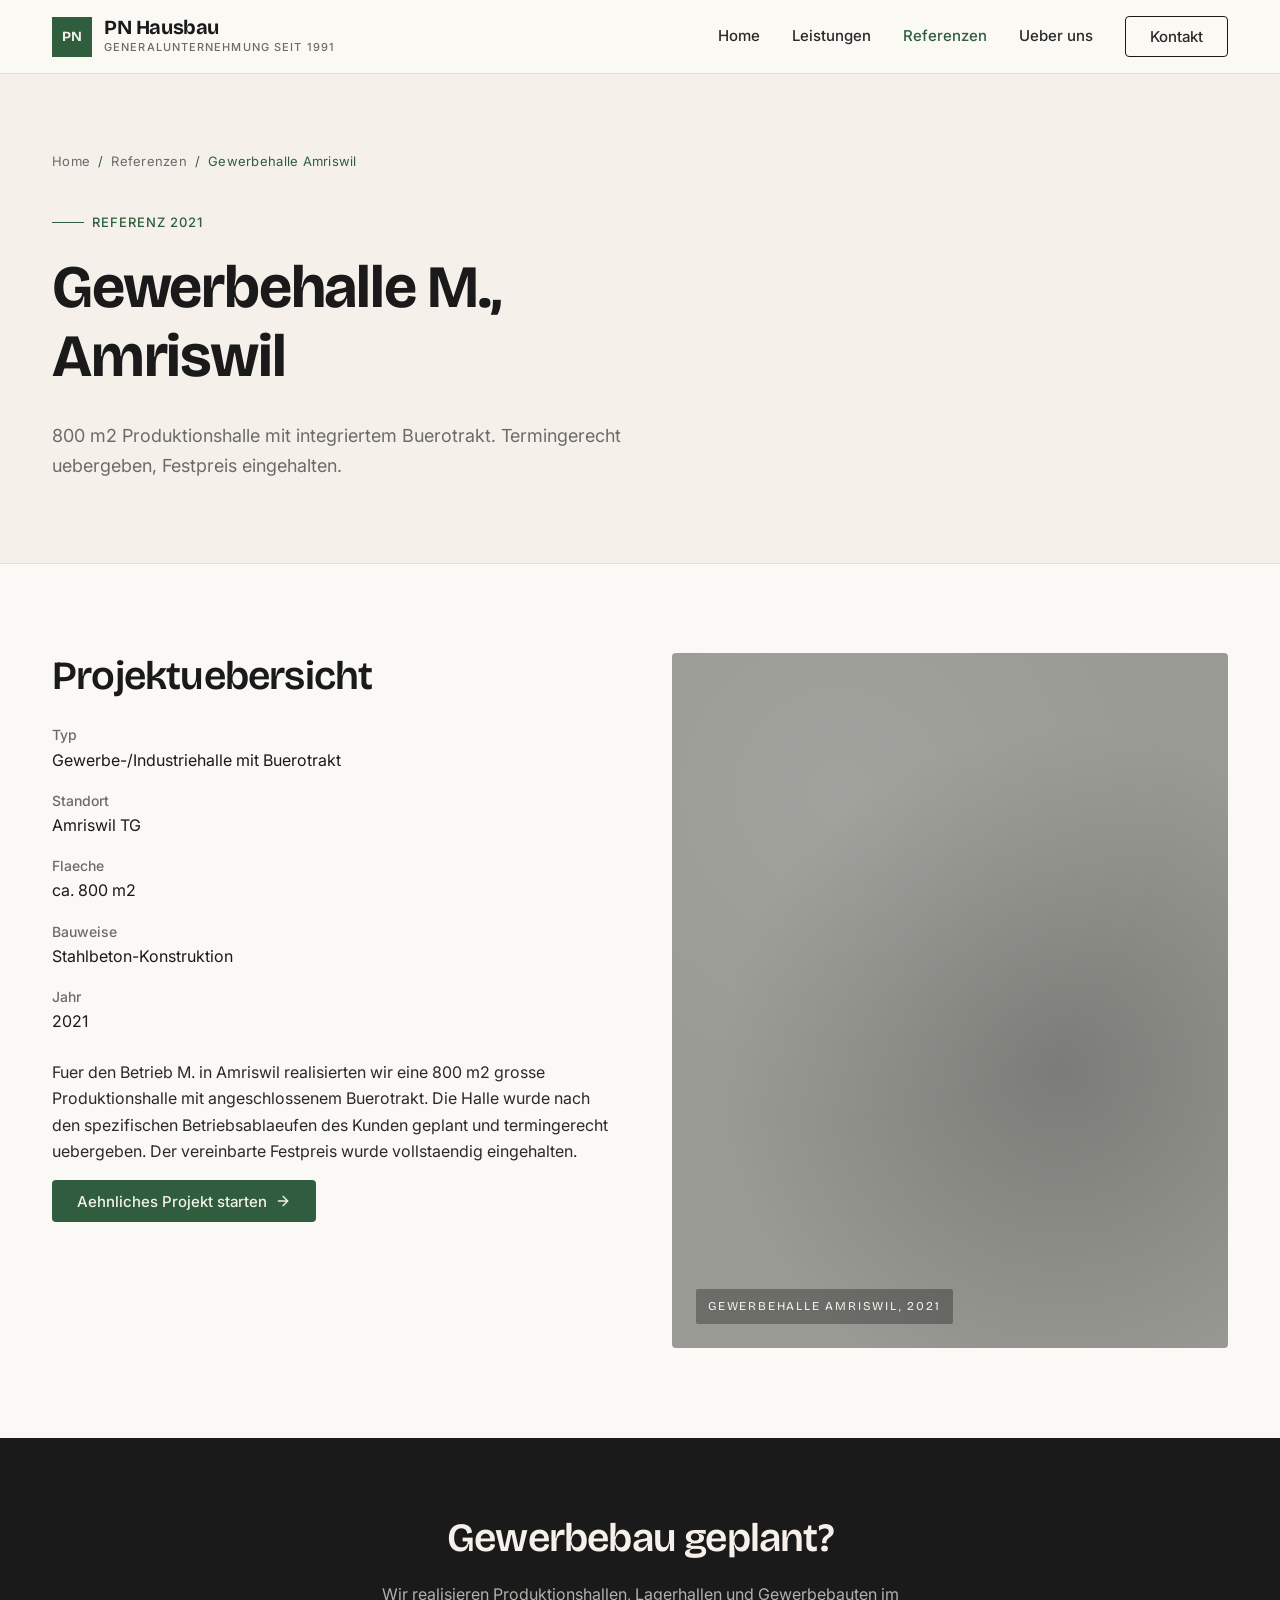
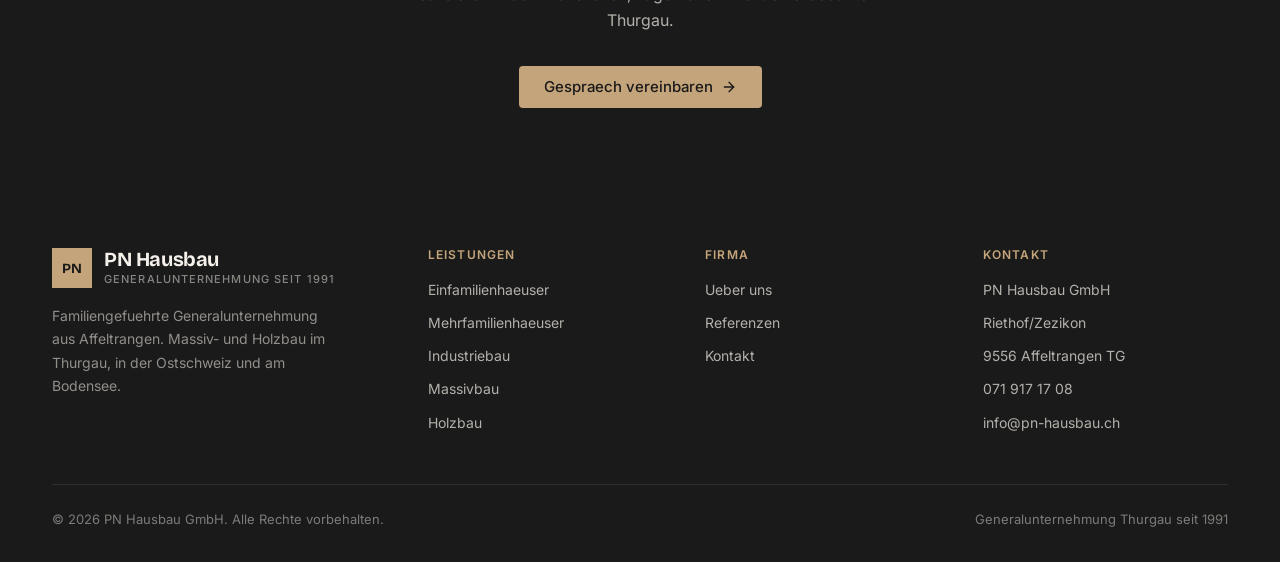
<file: referenzen/industriehalle-amriswil.html>
<!doctype html>
<html lang="de-CH">
<head>
<meta charset="utf-8">
<meta name="viewport" content="width=device-width, initial-scale=1">
<title>Gewerbehalle Amriswil | Referenz PN Hausbau GmbH</title>
<meta name="description" content="800 m2 Gewerbehalle mit Buerotrakt in Amriswil TG. Industriebau von PN Hausbau GmbH, termingerecht und zum Festpreis realisiert.">
<meta name="robots" content="index,follow">
<link rel="canonical" href="https://pn-hausbau-redesign.pages.dev/referenzen/industriehalle-amriswil.html">
<meta property="og:title" content="Gewerbehalle Amriswil | Referenz PN Hausbau"><meta property="og:description" content="800 m2 Produktionshalle mit Buerotrakt in Amriswil TG.">
<meta property="og:type" content="website"><meta property="og:url" content="https://pn-hausbau-redesign.pages.dev/referenzen/industriehalle-amriswil.html">
<link rel="preconnect" href="https://fonts.googleapis.com"><link rel="preconnect" href="https://fonts.gstatic.com" crossorigin>
<link href="https://fonts.googleapis.com/css2?family=Bricolage+Grotesque:wght@500;600;700&family=Inter:wght@400;500;600&display=swap" rel="stylesheet">
<link rel="stylesheet" href="../style.css">
<script type="application/ld+json">
{"@context":"https://schema.org","@type":"BreadcrumbList","itemListElement":[{"@type":"ListItem","position":1,"name":"Home","item":"https://pn-hausbau-redesign.pages.dev/"},{"@type":"ListItem","position":2,"name":"Referenzen","item":"https://pn-hausbau-redesign.pages.dev/referenzen.html"},{"@type":"ListItem","position":3,"name":"Gewerbehalle Amriswil","item":"https://pn-hausbau-redesign.pages.dev/referenzen/industriehalle-amriswil.html"}]}
</script>
</head>
<body>
<header class="site-header"><div class="header-inner"><a href="../index.html" class="logo" aria-label="PN Hausbau Startseite"><span class="logo-mark">PN</span><span class="logo-text"><strong>PN Hausbau</strong><span>Generalunternehmung seit 1991</span></span></a><button class="nav-toggle" aria-label="Menue oeffnen" onclick="document.querySelector('nav.main-nav').classList.toggle('open')"><svg width="24" height="24" viewBox="0 0 24 24" fill="none" stroke="currentColor" stroke-width="2" stroke-linecap="round" stroke-linejoin="round"><line x1="3" y1="6" x2="21" y2="6"/><line x1="3" y1="12" x2="21" y2="12"/><line x1="3" y1="18" x2="21" y2="18"/></svg></button><nav class="main-nav"><a href="../index.html">Home</a><a href="../leistungen.html">Leistungen</a><a href="../referenzen.html" class="current">Referenzen</a><a href="../ueber-uns.html">Ueber uns</a><a href="../kontakt.html" class="btn btn-outline">Kontakt</a></nav></div></header>

<main>
<section class="page-header"><div class="container">
<nav class="breadcrumb" aria-label="Breadcrumb"><a href="../index.html">Home</a><span>/</span><a href="../referenzen.html">Referenzen</a><span>/</span><span>Gewerbehalle Amriswil</span></nav>
<div class="eyebrow">Referenz 2021</div>
<h1>Gewerbehalle M., Amriswil</h1>
<p class="lead">800 m2 Produktionshalle mit integriertem Buerotrakt. Termingerecht uebergeben, Festpreis eingehalten.</p>
</div></section>

<section><div class="container"><div class="detail-grid">
<div class="detail-text">
<h2>Projektuebersicht</h2>
<dl style="margin: 1.5rem 0;">
<dt style="font-weight:500;color:var(--muted);font-size:0.875rem;margin-top:1rem;">Typ</dt><dd style="margin:0;color:var(--ink);">Gewerbe-/Industriehalle mit Buerotrakt</dd>
<dt style="font-weight:500;color:var(--muted);font-size:0.875rem;margin-top:1rem;">Standort</dt><dd style="margin:0;color:var(--ink);">Amriswil TG</dd>
<dt style="font-weight:500;color:var(--muted);font-size:0.875rem;margin-top:1rem;">Flaeche</dt><dd style="margin:0;color:var(--ink);">ca. 800 m2</dd>
<dt style="font-weight:500;color:var(--muted);font-size:0.875rem;margin-top:1rem;">Bauweise</dt><dd style="margin:0;color:var(--ink);">Stahlbeton-Konstruktion</dd>
<dt style="font-weight:500;color:var(--muted);font-size:0.875rem;margin-top:1rem;">Jahr</dt><dd style="margin:0;color:var(--ink);">2021</dd>
</dl>
<p>Fuer den Betrieb M. in Amriswil realisierten wir eine 800 m2 grosse Produktionshalle mit angeschlossenem Buerotrakt. Die Halle wurde nach den spezifischen Betriebsablaeufen des Kunden geplant und termingerecht uebergeben. Der vereinbarte Festpreis wurde vollstaendig eingehalten.</p>
<a href="../kontakt.html" class="btn btn-primary">Aehnliches Projekt starten <svg viewBox="0 0 24 24" fill="none" stroke="currentColor" stroke-width="2" stroke-linecap="round" stroke-linejoin="round"><line x1="5" y1="12" x2="19" y2="12"/><polyline points="12 5 19 12 12 19"/></svg></a>
</div>
<div class="detail-visual concrete"><span class="detail-visual-label">Gewerbehalle Amriswil, 2021</span></div>
</div></div></section>

<section class="cta-banner"><div class="container">
<h2>Gewerbebau geplant?</h2>
<p>Wir realisieren Produktionshallen, Lagerhallen und Gewerbebauten im Thurgau.</p>
<a href="../kontakt.html" class="btn btn-primary">Gespraech vereinbaren <svg viewBox="0 0 24 24" fill="none" stroke="currentColor" stroke-width="2" stroke-linecap="round" stroke-linejoin="round"><line x1="5" y1="12" x2="19" y2="12"/><polyline points="12 5 19 12 12 19"/></svg></a>
</div></section>
</main>

<footer class="site-footer"><div class="container"><div class="footer-grid"><div class="footer-brand"><div class="logo"><span class="logo-mark">PN</span><span class="logo-text"><strong>PN Hausbau</strong><span>Generalunternehmung seit 1991</span></span></div><p>Familiengefuehrte Generalunternehmung aus Affeltrangen. Massiv- und Holzbau im Thurgau, in der Ostschweiz und am Bodensee.</p></div><div class="footer-col"><h4>Leistungen</h4><ul><li><a href="../leistungen/einfamilienhaeuser.html">Einfamilienhaeuser</a></li><li><a href="../leistungen/mehrfamilienhaeuser.html">Mehrfamilienhaeuser</a></li><li><a href="../leistungen/industriebau.html">Industriebau</a></li><li><a href="../leistungen/massivbau.html">Massivbau</a></li><li><a href="../leistungen/holzbau.html">Holzbau</a></li></ul></div><div class="footer-col"><h4>Firma</h4><ul><li><a href="../ueber-uns.html">Ueber uns</a></li><li><a href="../referenzen.html">Referenzen</a></li><li><a href="../kontakt.html">Kontakt</a></li></ul></div><div class="footer-col"><h4>Kontakt</h4><ul><li>PN Hausbau GmbH</li><li>Riethof/Zezikon</li><li>9556 Affeltrangen TG</li><li><a href="tel:+41719171708">071 917 17 08</a></li><li><a href="mailto:info@pn-hausbau.ch">info@pn-hausbau.ch</a></li></ul></div></div><div class="footer-bottom"><span>&copy; 2026 PN Hausbau GmbH. Alle Rechte vorbehalten.</span><span>Generalunternehmung Thurgau seit 1991</span></div></div></footer>
</body>
</html>
</file>
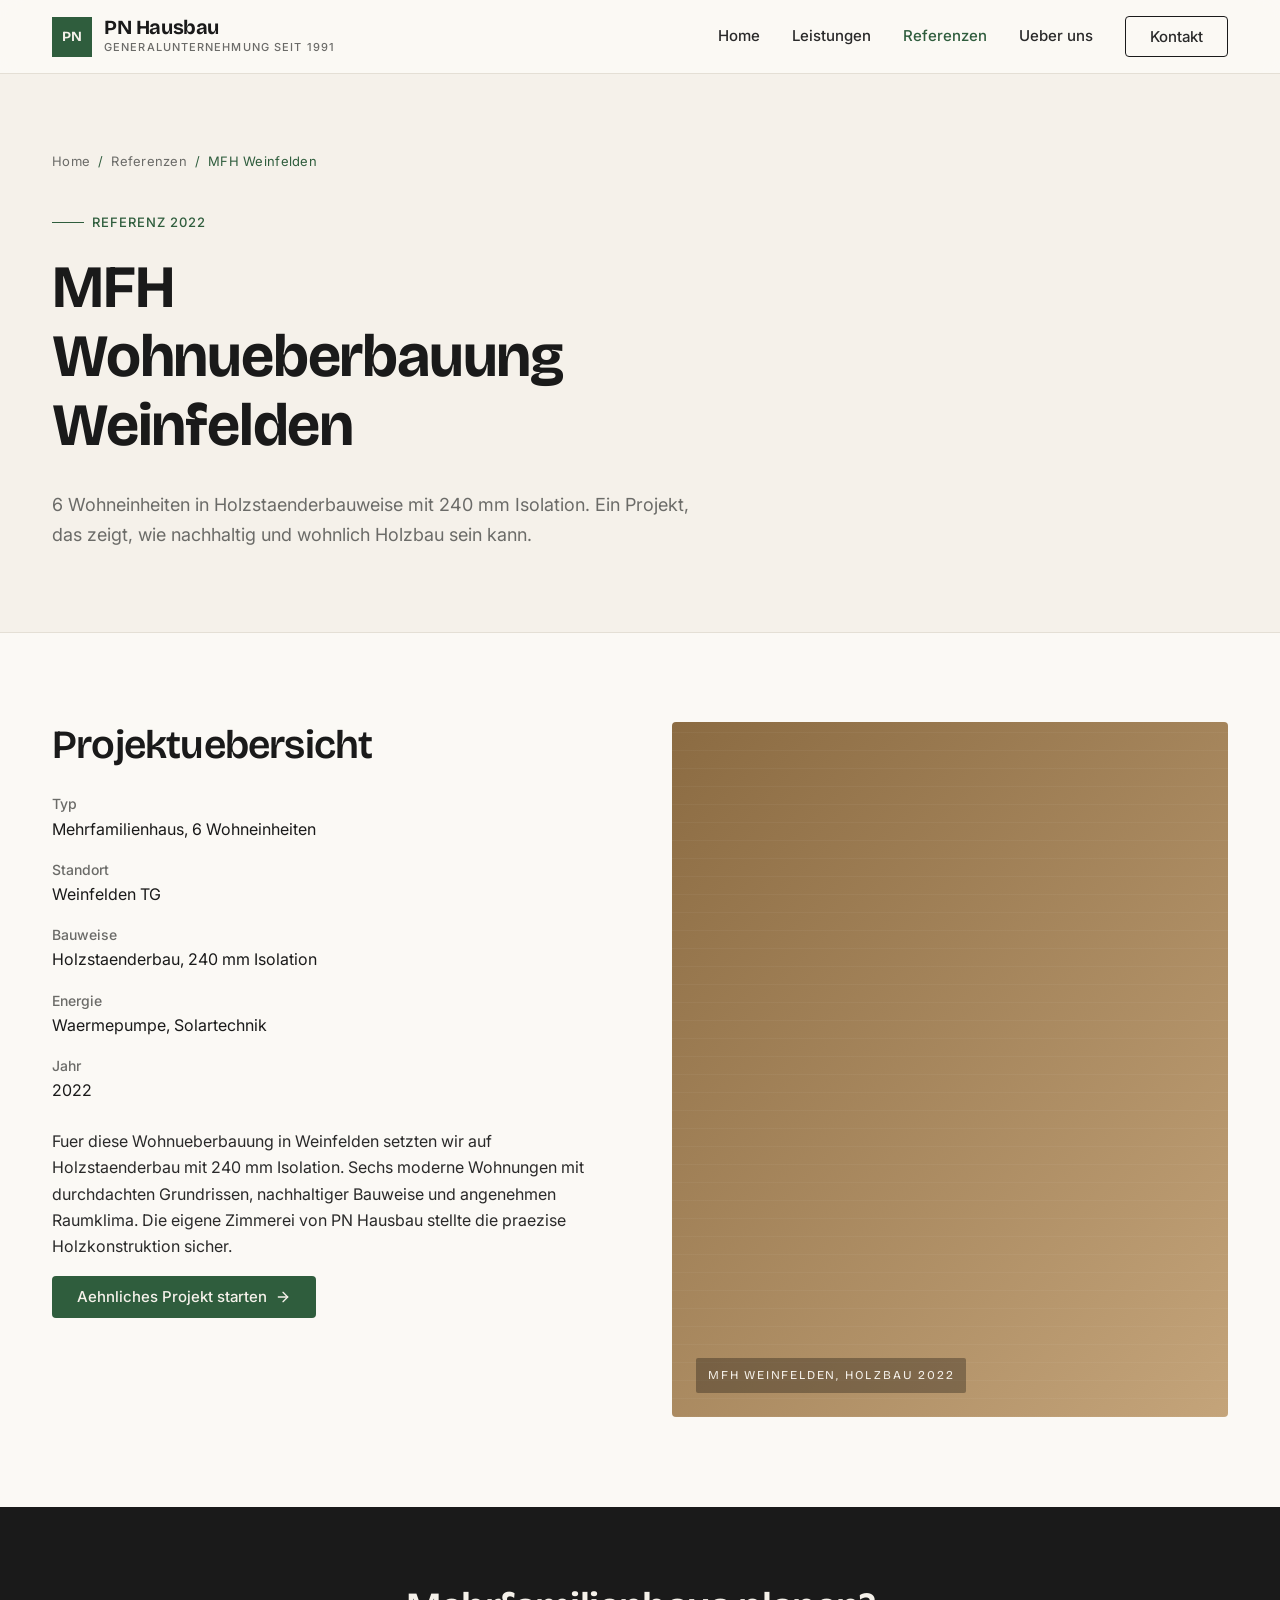
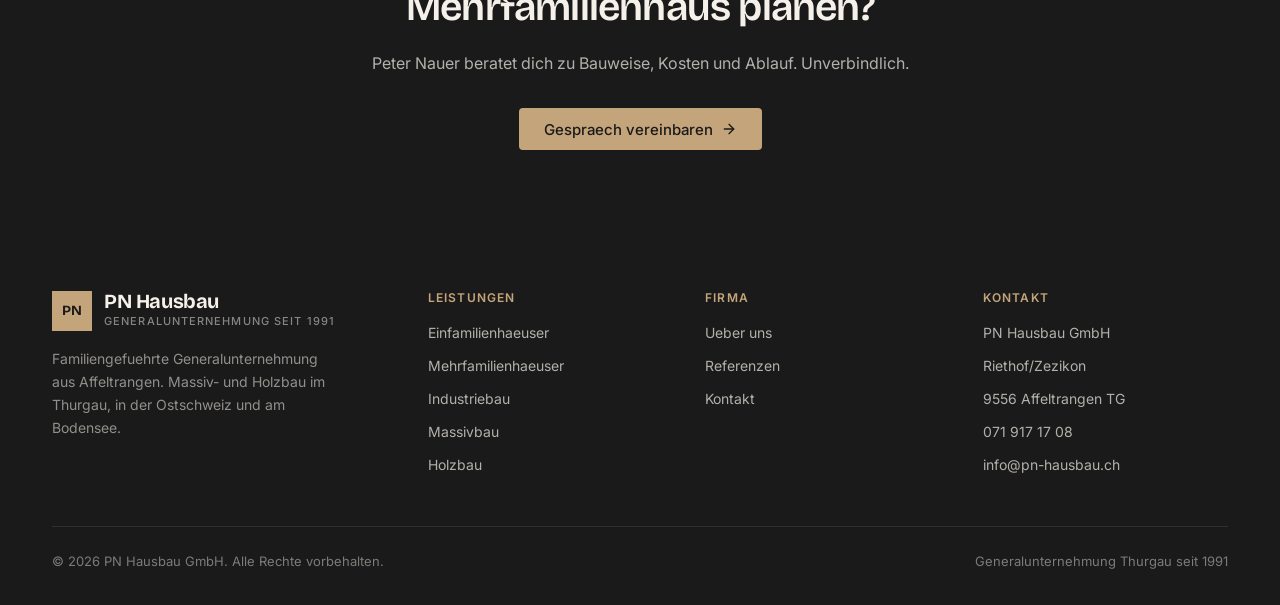
<file: referenzen/mfh-weinfelden.html>
<!doctype html>
<html lang="de-CH">
<head>
<meta charset="utf-8">
<meta name="viewport" content="width=device-width, initial-scale=1">
<title>MFH Wohnueberbauung Weinfelden | Referenz PN Hausbau GmbH</title>
<meta name="description" content="Mehrfamilienhaus Wohnueberbauung in Weinfelden TG. 6 Wohneinheiten, Holzstaenderbau mit 240 mm Isolation. PN Hausbau GmbH Generalunternehmung.">
<meta name="robots" content="index,follow">
<link rel="canonical" href="https://pn-hausbau-redesign.pages.dev/referenzen/mfh-weinfelden.html">
<meta property="og:title" content="MFH Weinfelden | Referenz PN Hausbau"><meta property="og:description" content="Mehrfamilienhaus mit 6 Wohneinheiten in Weinfelden. Holzstaenderbau.">
<meta property="og:type" content="website"><meta property="og:url" content="https://pn-hausbau-redesign.pages.dev/referenzen/mfh-weinfelden.html">
<link rel="preconnect" href="https://fonts.googleapis.com"><link rel="preconnect" href="https://fonts.gstatic.com" crossorigin>
<link href="https://fonts.googleapis.com/css2?family=Bricolage+Grotesque:wght@500;600;700&family=Inter:wght@400;500;600&display=swap" rel="stylesheet">
<link rel="stylesheet" href="../style.css">
<script type="application/ld+json">
{"@context":"https://schema.org","@type":"BreadcrumbList","itemListElement":[{"@type":"ListItem","position":1,"name":"Home","item":"https://pn-hausbau-redesign.pages.dev/"},{"@type":"ListItem","position":2,"name":"Referenzen","item":"https://pn-hausbau-redesign.pages.dev/referenzen.html"},{"@type":"ListItem","position":3,"name":"MFH Weinfelden","item":"https://pn-hausbau-redesign.pages.dev/referenzen/mfh-weinfelden.html"}]}
</script>
</head>
<body>
<header class="site-header"><div class="header-inner"><a href="../index.html" class="logo" aria-label="PN Hausbau Startseite"><span class="logo-mark">PN</span><span class="logo-text"><strong>PN Hausbau</strong><span>Generalunternehmung seit 1991</span></span></a><button class="nav-toggle" aria-label="Menue oeffnen" onclick="document.querySelector('nav.main-nav').classList.toggle('open')"><svg width="24" height="24" viewBox="0 0 24 24" fill="none" stroke="currentColor" stroke-width="2" stroke-linecap="round" stroke-linejoin="round"><line x1="3" y1="6" x2="21" y2="6"/><line x1="3" y1="12" x2="21" y2="12"/><line x1="3" y1="18" x2="21" y2="18"/></svg></button><nav class="main-nav"><a href="../index.html">Home</a><a href="../leistungen.html">Leistungen</a><a href="../referenzen.html" class="current">Referenzen</a><a href="../ueber-uns.html">Ueber uns</a><a href="../kontakt.html" class="btn btn-outline">Kontakt</a></nav></div></header>

<main>
<section class="page-header"><div class="container">
<nav class="breadcrumb" aria-label="Breadcrumb"><a href="../index.html">Home</a><span>/</span><a href="../referenzen.html">Referenzen</a><span>/</span><span>MFH Weinfelden</span></nav>
<div class="eyebrow">Referenz 2022</div>
<h1>MFH Wohnueberbauung Weinfelden</h1>
<p class="lead">6 Wohneinheiten in Holzstaenderbauweise mit 240 mm Isolation. Ein Projekt, das zeigt, wie nachhaltig und wohnlich Holzbau sein kann.</p>
</div></section>

<section><div class="container"><div class="detail-grid">
<div class="detail-text">
<h2>Projektuebersicht</h2>
<dl style="margin: 1.5rem 0;">
<dt style="font-weight:500;color:var(--muted);font-size:0.875rem;margin-top:1rem;">Typ</dt><dd style="margin:0;color:var(--ink);">Mehrfamilienhaus, 6 Wohneinheiten</dd>
<dt style="font-weight:500;color:var(--muted);font-size:0.875rem;margin-top:1rem;">Standort</dt><dd style="margin:0;color:var(--ink);">Weinfelden TG</dd>
<dt style="font-weight:500;color:var(--muted);font-size:0.875rem;margin-top:1rem;">Bauweise</dt><dd style="margin:0;color:var(--ink);">Holzstaenderbau, 240 mm Isolation</dd>
<dt style="font-weight:500;color:var(--muted);font-size:0.875rem;margin-top:1rem;">Energie</dt><dd style="margin:0;color:var(--ink);">Waermepumpe, Solartechnik</dd>
<dt style="font-weight:500;color:var(--muted);font-size:0.875rem;margin-top:1rem;">Jahr</dt><dd style="margin:0;color:var(--ink);">2022</dd>
</dl>
<p>Fuer diese Wohnueberbauung in Weinfelden setzten wir auf Holzstaenderbau mit 240 mm Isolation. Sechs moderne Wohnungen mit durchdachten Grundrissen, nachhaltiger Bauweise und angenehmen Raumklima. Die eigene Zimmerei von PN Hausbau stellte die praezise Holzkonstruktion sicher.</p>
<a href="../kontakt.html" class="btn btn-primary">Aehnliches Projekt starten <svg viewBox="0 0 24 24" fill="none" stroke="currentColor" stroke-width="2" stroke-linecap="round" stroke-linejoin="round"><line x1="5" y1="12" x2="19" y2="12"/><polyline points="12 5 19 12 12 19"/></svg></a>
</div>
<div class="detail-visual wood"><span class="detail-visual-label">MFH Weinfelden, Holzbau 2022</span></div>
</div></div></section>

<section class="cta-banner"><div class="container">
<h2>Mehrfamilienhaus planen?</h2>
<p>Peter Nauer beratet dich zu Bauweise, Kosten und Ablauf. Unverbindlich.</p>
<a href="../kontakt.html" class="btn btn-primary">Gespraech vereinbaren <svg viewBox="0 0 24 24" fill="none" stroke="currentColor" stroke-width="2" stroke-linecap="round" stroke-linejoin="round"><line x1="5" y1="12" x2="19" y2="12"/><polyline points="12 5 19 12 12 19"/></svg></a>
</div></section>
</main>

<footer class="site-footer"><div class="container"><div class="footer-grid"><div class="footer-brand"><div class="logo"><span class="logo-mark">PN</span><span class="logo-text"><strong>PN Hausbau</strong><span>Generalunternehmung seit 1991</span></span></div><p>Familiengefuehrte Generalunternehmung aus Affeltrangen. Massiv- und Holzbau im Thurgau, in der Ostschweiz und am Bodensee.</p></div><div class="footer-col"><h4>Leistungen</h4><ul><li><a href="../leistungen/einfamilienhaeuser.html">Einfamilienhaeuser</a></li><li><a href="../leistungen/mehrfamilienhaeuser.html">Mehrfamilienhaeuser</a></li><li><a href="../leistungen/industriebau.html">Industriebau</a></li><li><a href="../leistungen/massivbau.html">Massivbau</a></li><li><a href="../leistungen/holzbau.html">Holzbau</a></li></ul></div><div class="footer-col"><h4>Firma</h4><ul><li><a href="../ueber-uns.html">Ueber uns</a></li><li><a href="../referenzen.html">Referenzen</a></li><li><a href="../kontakt.html">Kontakt</a></li></ul></div><div class="footer-col"><h4>Kontakt</h4><ul><li>PN Hausbau GmbH</li><li>Riethof/Zezikon</li><li>9556 Affeltrangen TG</li><li><a href="tel:+41719171708">071 917 17 08</a></li><li><a href="mailto:info@pn-hausbau.ch">info@pn-hausbau.ch</a></li></ul></div></div><div class="footer-bottom"><span>&copy; 2026 PN Hausbau GmbH. Alle Rechte vorbehalten.</span><span>Generalunternehmung Thurgau seit 1991</span></div></div></footer>
</body>
</html>
</file>
<file: style.css>
/* PN Hausbau GmbH – Redesign Styles */
/* Brand: Moosgruen, Holzakzent, Beton-Cream */

:root {
  --forest: #2F5D3D;
  --forest-deep: #1E3D27;
  --forest-light: #3E7A50;
  --wood: #C4A47A;
  --wood-deep: #8B6B42;
  --cream: #F5F1EA;
  --cream-soft: #FBF9F5;
  --ink: #1A1A1A;
  --ink-soft: #2A2A2A;
  --muted: #6B6B68;
  --line: #E4DFD5;
  --accent: #C93A2F;
  --white: #FFFFFF;

  --font-display: "Bricolage Grotesque", system-ui, sans-serif;
  --font-body: "Inter", system-ui, -apple-system, sans-serif;

  --radius: 4px;
  --radius-lg: 12px;
  --max: 1240px;
  --pad: clamp(1.25rem, 3vw, 2rem);

  --shadow-sm: 0 1px 2px rgba(26, 26, 26, 0.04), 0 1px 3px rgba(26, 26, 26, 0.06);
  --shadow-md: 0 4px 6px -1px rgba(26, 26, 26, 0.08), 0 2px 4px -2px rgba(26, 26, 26, 0.06);
  --shadow-lg: 0 10px 15px -3px rgba(26, 26, 26, 0.1), 0 4px 6px -4px rgba(26, 26, 26, 0.08);
}

*, *::before, *::after { box-sizing: border-box; }

html { scroll-behavior: smooth; -webkit-text-size-adjust: 100%; }

body {
  margin: 0;
  font-family: var(--font-body);
  font-size: 16px;
  line-height: 1.65;
  color: var(--ink);
  background: var(--cream-soft);
  -webkit-font-smoothing: antialiased;
  -moz-osx-font-smoothing: grayscale;
}

img, svg { max-width: 100%; display: block; }

a { color: var(--forest); text-decoration: none; transition: color 0.2s ease; }
a:hover { color: var(--forest-deep); }

h1, h2, h3, h4, h5, h6 {
  font-family: var(--font-display);
  font-weight: 600;
  line-height: 1.15;
  letter-spacing: -0.02em;
  color: var(--ink);
  margin: 0 0 0.5em;
}

h1 { font-size: clamp(2.25rem, 5vw, 3.75rem); font-weight: 700; }
h2 { font-size: clamp(1.75rem, 3.5vw, 2.5rem); }
h3 { font-size: clamp(1.25rem, 2vw, 1.5rem); }

p { margin: 0 0 1em; color: var(--ink-soft); }

.container {
  max-width: var(--max);
  margin: 0 auto;
  padding-left: var(--pad);
  padding-right: var(--pad);
}

.eyebrow {
  display: inline-flex;
  align-items: center;
  gap: 0.5rem;
  font-family: var(--font-body);
  font-size: 0.8125rem;
  font-weight: 500;
  letter-spacing: 0.08em;
  text-transform: uppercase;
  color: var(--forest);
  margin-bottom: 1.25rem;
}

.eyebrow::before {
  content: "";
  width: 32px;
  height: 1px;
  background: var(--forest);
}

/* ========= HEADER ========= */
.site-header {
  position: sticky;
  top: 0;
  z-index: 50;
  background: rgba(251, 249, 245, 0.92);
  backdrop-filter: saturate(180%) blur(10px);
  -webkit-backdrop-filter: saturate(180%) blur(10px);
  border-bottom: 1px solid var(--line);
}

.header-inner {
  display: flex;
  align-items: center;
  justify-content: space-between;
  gap: 2rem;
  padding: 1rem var(--pad);
  max-width: var(--max);
  margin: 0 auto;
}

.logo {
  display: flex;
  align-items: center;
  gap: 0.75rem;
  font-family: var(--font-display);
  font-weight: 700;
  font-size: 1.25rem;
  color: var(--ink);
  letter-spacing: -0.02em;
}

.logo-mark {
  width: 40px;
  height: 40px;
  background: var(--forest);
  color: var(--cream);
  display: grid;
  place-items: center;
  font-weight: 700;
  font-size: 0.875rem;
  letter-spacing: 0.02em;
}

.logo-text strong { display: block; line-height: 1.05; }
.logo-text span { display: block; font-family: var(--font-body); font-size: 0.6875rem; font-weight: 500; text-transform: uppercase; letter-spacing: 0.1em; color: var(--muted); }

nav.main-nav { display: flex; align-items: center; gap: 2rem; }
nav.main-nav a { color: var(--ink-soft); font-size: 0.9375rem; font-weight: 500; }
nav.main-nav a:hover { color: var(--forest); }
nav.main-nav a.current { color: var(--forest); }

.btn {
  display: inline-flex;
  align-items: center;
  justify-content: center;
  gap: 0.5rem;
  font-family: var(--font-body);
  font-size: 0.9375rem;
  font-weight: 500;
  padding: 0.75rem 1.5rem;
  border-radius: var(--radius);
  border: 1px solid transparent;
  cursor: pointer;
  transition: all 0.2s ease;
  text-decoration: none;
  line-height: 1;
}

.btn-primary { background: var(--forest); color: var(--cream); }
.btn-primary:hover { background: var(--forest-deep); color: var(--cream); }
.btn-outline { border-color: var(--ink); color: var(--ink); }
.btn-outline:hover { background: var(--ink); color: var(--cream); }
.btn-ghost { color: var(--forest); }
.btn-ghost:hover { color: var(--forest-deep); }

.btn svg { width: 16px; height: 16px; }

.nav-toggle {
  display: none;
  background: none;
  border: none;
  padding: 0.5rem;
  cursor: pointer;
  color: var(--ink);
}

/* ========= HERO ========= */
.hero {
  position: relative;
  padding: clamp(4rem, 8vw, 7rem) 0 clamp(4rem, 8vw, 6rem);
  background:
    linear-gradient(180deg, var(--cream-soft) 0%, var(--cream) 100%);
  overflow: hidden;
}

.hero::before {
  content: "";
  position: absolute;
  inset: 0;
  background-image:
    repeating-linear-gradient(90deg, transparent, transparent 40px, rgba(47, 93, 61, 0.04) 40px, rgba(47, 93, 61, 0.04) 41px);
  pointer-events: none;
}

.hero-grid {
  position: relative;
  display: grid;
  grid-template-columns: 1.15fr 1fr;
  gap: clamp(2rem, 5vw, 4rem);
  align-items: center;
}

.hero h1 {
  margin-bottom: 1.25rem;
}

.hero h1 em {
  font-style: normal;
  color: var(--forest);
  position: relative;
}

.hero .lead {
  font-size: 1.125rem;
  color: var(--muted);
  max-width: 52ch;
  margin-bottom: 2rem;
}

.hero-cta {
  display: flex;
  gap: 0.75rem;
  flex-wrap: wrap;
}

.hero-visual {
  position: relative;
  aspect-ratio: 4 / 5;
  background: var(--forest);
  border-radius: var(--radius);
  overflow: hidden;
}

.hero-visual-inner {
  position: absolute;
  inset: 0;
  display: grid;
  grid-template-rows: 1fr 1fr;
}

.hero-visual-top {
  background:
    linear-gradient(180deg, rgba(0,0,0,0.15), transparent 40%),
    repeating-linear-gradient(0deg, rgba(255,255,255,0.04) 0 2px, transparent 2px 20px),
    linear-gradient(135deg, var(--wood-deep), var(--wood));
  position: relative;
  display: grid;
  place-items: center;
  color: var(--cream);
  font-family: var(--font-display);
  font-size: 0.75rem;
  letter-spacing: 0.2em;
  text-transform: uppercase;
}

.hero-visual-bottom {
  background:
    linear-gradient(180deg, rgba(0,0,0,0.1), transparent 50%),
    repeating-linear-gradient(45deg, transparent 0 8px, rgba(255,255,255,0.03) 8px 9px),
    var(--forest-deep);
  position: relative;
  display: grid;
  place-items: center;
  color: var(--cream);
  font-family: var(--font-display);
  font-size: 0.75rem;
  letter-spacing: 0.2em;
  text-transform: uppercase;
}

.hero-visual-inner > div span {
  display: block;
  text-align: center;
}

.hero-visual-inner > div strong {
  display: block;
  font-size: 1.125rem;
  font-weight: 600;
  margin-top: 0.25rem;
  letter-spacing: 0.05em;
}

.hero-badge {
  position: absolute;
  top: 1.5rem;
  right: 1.5rem;
  background: var(--cream);
  color: var(--forest-deep);
  padding: 0.625rem 0.875rem;
  border-radius: var(--radius);
  font-size: 0.75rem;
  font-weight: 600;
  letter-spacing: 0.06em;
  text-transform: uppercase;
  z-index: 2;
}

/* ========= STATS BAR ========= */
.stats {
  background: var(--ink);
  color: var(--cream);
  padding: clamp(2.5rem, 5vw, 4rem) 0;
}

.stats-grid {
  display: grid;
  grid-template-columns: repeat(4, 1fr);
  gap: 2rem;
  text-align: left;
}

.stat .num {
  font-family: var(--font-display);
  font-size: clamp(2.5rem, 5vw, 3.5rem);
  font-weight: 700;
  line-height: 1;
  color: var(--wood);
  letter-spacing: -0.02em;
}

.stat .label {
  display: block;
  margin-top: 0.5rem;
  font-size: 0.875rem;
  color: rgba(245, 241, 234, 0.65);
  letter-spacing: 0.04em;
  text-transform: uppercase;
}

/* ========= SECTIONS ========= */
section { padding: clamp(4rem, 7vw, 6rem) 0; }
section.tight { padding: clamp(3rem, 5vw, 4rem) 0; }

.section-head {
  max-width: 720px;
  margin-bottom: 3rem;
}

.section-head.centered { margin-left: auto; margin-right: auto; text-align: center; }
.section-head.centered .eyebrow { justify-content: center; }

/* ========= FEATURE GRID (Leistungen) ========= */
.features {
  display: grid;
  grid-template-columns: repeat(12, 1fr);
  gap: 1.5rem;
}

.feature {
  grid-column: span 4;
  padding: 2rem;
  background: var(--white);
  border: 1px solid var(--line);
  border-radius: var(--radius);
  transition: transform 0.25s ease, border-color 0.25s ease, box-shadow 0.25s ease;
  display: flex;
  flex-direction: column;
  gap: 1rem;
}

.feature.large { grid-column: span 6; }

.feature:hover {
  transform: translateY(-3px);
  border-color: var(--forest);
  box-shadow: var(--shadow-md);
}

.feature-icon {
  width: 48px;
  height: 48px;
  background: var(--cream);
  color: var(--forest);
  display: grid;
  place-items: center;
  border-radius: var(--radius);
}

.feature-icon svg { width: 24px; height: 24px; stroke-width: 1.5; }

.feature h3 { margin: 0 0 0.25rem; font-size: 1.25rem; }
.feature p { margin: 0; color: var(--muted); font-size: 0.9375rem; }

.feature-link {
  display: inline-flex;
  align-items: center;
  gap: 0.375rem;
  margin-top: auto;
  padding-top: 1rem;
  font-size: 0.875rem;
  font-weight: 500;
  color: var(--forest);
}

.feature-link svg { width: 14px; height: 14px; transition: transform 0.2s ease; }
.feature:hover .feature-link svg { transform: translateX(3px); }

/* ========= CTA SPLIT ========= */
.cta-split {
  display: grid;
  grid-template-columns: 1fr 1fr;
  background: var(--forest-deep);
  color: var(--cream);
  border-radius: var(--radius);
  overflow: hidden;
  min-height: 320px;
}

.cta-split-text {
  padding: clamp(2.5rem, 5vw, 4rem);
  display: flex;
  flex-direction: column;
  justify-content: center;
}

.cta-split-text h2 {
  color: var(--cream);
  margin-bottom: 1rem;
}

.cta-split-text p { color: rgba(245, 241, 234, 0.75); margin-bottom: 1.5rem; }

.cta-split-text .btn-primary {
  background: var(--wood);
  color: var(--ink);
  align-self: flex-start;
}
.cta-split-text .btn-primary:hover { background: var(--cream); color: var(--ink); }

.cta-split-visual {
  background:
    linear-gradient(135deg, var(--forest) 0%, var(--forest-deep) 100%),
    repeating-linear-gradient(0deg, rgba(255,255,255,0.03) 0 2px, transparent 2px 24px);
  position: relative;
  display: grid;
  place-items: center;
  color: var(--wood);
  padding: 2rem;
}

.cta-split-visual svg { width: 120px; height: 120px; stroke-width: 1; opacity: 0.8; }

/* ========= TESTIMONIAL ========= */
.testimonial {
  background: var(--cream);
  padding: clamp(3rem, 6vw, 5rem) 0;
}

.testimonial blockquote {
  max-width: 820px;
  margin: 0 auto;
  text-align: center;
  font-family: var(--font-display);
  font-size: clamp(1.5rem, 3vw, 2rem);
  line-height: 1.35;
  font-weight: 500;
  color: var(--ink);
  letter-spacing: -0.015em;
}

.testimonial blockquote::before {
  content: "";
  display: block;
  width: 40px;
  height: 3px;
  background: var(--forest);
  margin: 0 auto 2rem;
}

.testimonial cite {
  display: block;
  margin-top: 2rem;
  font-family: var(--font-body);
  font-size: 0.9375rem;
  font-weight: 500;
  font-style: normal;
  color: var(--muted);
  letter-spacing: 0.04em;
}

/* ========= CTA BANNER ========= */
.cta-banner {
  background: var(--ink);
  color: var(--cream);
  text-align: center;
  padding: clamp(3rem, 6vw, 5rem) 0;
}

.cta-banner h2 { color: var(--cream); max-width: 700px; margin-left: auto; margin-right: auto; }
.cta-banner p { color: rgba(245, 241, 234, 0.7); max-width: 560px; margin: 0 auto 2rem; }

.cta-banner .btn-primary { background: var(--wood); color: var(--ink); }
.cta-banner .btn-primary:hover { background: var(--cream); }

/* ========= PAGE HEADER (Subpages) ========= */
.page-header {
  padding: clamp(4rem, 6vw, 6rem) 0 clamp(3rem, 5vw, 4rem);
  background: var(--cream);
  border-bottom: 1px solid var(--line);
}

.page-header h1 { max-width: 16ch; }
.page-header .lead { font-size: 1.125rem; color: var(--muted); max-width: 60ch; margin-top: 1.5rem; }

.breadcrumb {
  display: flex;
  gap: 0.5rem;
  font-size: 0.8125rem;
  color: var(--muted);
  margin-bottom: 2rem;
  letter-spacing: 0.02em;
}

.breadcrumb a { color: var(--muted); }
.breadcrumb a:hover { color: var(--forest); }
.breadcrumb span { color: var(--forest); }

/* ========= DETAIL SECTION ========= */
.detail-grid {
  display: grid;
  grid-template-columns: 1fr 1fr;
  gap: clamp(2rem, 5vw, 4rem);
  align-items: start;
}

.detail-text h2 { margin-bottom: 1rem; }
.detail-text ul {
  list-style: none;
  padding: 0;
  margin: 1.5rem 0;
  display: flex;
  flex-direction: column;
  gap: 0.75rem;
}
.detail-text ul li {
  position: relative;
  padding-left: 1.75rem;
  color: var(--ink-soft);
}
.detail-text ul li::before {
  content: "";
  position: absolute;
  left: 0;
  top: 0.65em;
  width: 12px;
  height: 2px;
  background: var(--forest);
}

.detail-visual {
  aspect-ratio: 4 / 5;
  background: var(--forest);
  border-radius: var(--radius);
  position: relative;
  overflow: hidden;
  display: grid;
  place-items: center;
}

.detail-visual.wood {
  background:
    repeating-linear-gradient(0deg, rgba(255,255,255,0.04) 0 1px, transparent 1px 18px),
    linear-gradient(135deg, var(--wood-deep) 0%, var(--wood) 100%);
}

.detail-visual.concrete {
  background:
    radial-gradient(circle at 30% 20%, rgba(255,255,255,0.08), transparent 50%),
    radial-gradient(circle at 70% 60%, rgba(0,0,0,0.2), transparent 60%),
    #9A9A95;
}

.detail-visual-label {
  position: absolute;
  bottom: 1.5rem;
  left: 1.5rem;
  color: var(--cream);
  font-family: var(--font-display);
  font-size: 0.75rem;
  letter-spacing: 0.15em;
  text-transform: uppercase;
  background: rgba(0,0,0,0.3);
  padding: 0.5rem 0.75rem;
  border-radius: 2px;
}

/* ========= FAQ ========= */
.faq-list { max-width: 820px; margin: 0 auto; }

.faq-item {
  border-top: 1px solid var(--line);
  padding: 1.5rem 0;
}

.faq-item:last-child { border-bottom: 1px solid var(--line); }

.faq-item summary {
  cursor: pointer;
  font-family: var(--font-display);
  font-size: 1.125rem;
  font-weight: 600;
  color: var(--ink);
  display: flex;
  justify-content: space-between;
  align-items: center;
  gap: 1rem;
  list-style: none;
}
.faq-item summary::-webkit-details-marker { display: none; }

.faq-item summary::after {
  content: "";
  flex-shrink: 0;
  width: 20px;
  height: 20px;
  background:
    linear-gradient(to right, var(--forest) 0 100%) center/100% 2px no-repeat,
    linear-gradient(to right, var(--forest) 0 100%) center/2px 100% no-repeat;
  transition: transform 0.3s ease;
}

.faq-item[open] summary::after { transform: rotate(45deg); }

.faq-item p {
  margin: 1rem 0 0;
  color: var(--muted);
  max-width: 68ch;
}

/* ========= REFERENZ CARDS ========= */
.refs-grid {
  display: grid;
  grid-template-columns: repeat(3, 1fr);
  gap: 1.5rem;
}

.ref-card {
  position: relative;
  aspect-ratio: 4 / 5;
  background: var(--ink);
  border-radius: var(--radius);
  overflow: hidden;
  color: var(--cream);
  padding: 2rem;
  display: flex;
  flex-direction: column;
  justify-content: flex-end;
  transition: transform 0.3s ease;
}

.ref-card:hover { transform: translateY(-4px); color: var(--cream); }

.ref-card::before {
  content: "";
  position: absolute;
  inset: 0;
  background: linear-gradient(180deg, transparent 30%, rgba(0,0,0,0.7) 100%);
  z-index: 1;
}

.ref-card-bg {
  position: absolute;
  inset: 0;
  z-index: 0;
}

.ref-card-bg.a { background: linear-gradient(135deg, var(--forest) 0%, var(--forest-deep) 100%); }
.ref-card-bg.b { background: linear-gradient(135deg, var(--wood-deep) 0%, var(--wood) 100%); }
.ref-card-bg.c { background: linear-gradient(135deg, #8A8986 0%, #5A5A57 100%); }

.ref-card-bg::after {
  content: "";
  position: absolute;
  inset: 0;
  background-image: repeating-linear-gradient(45deg, transparent 0 14px, rgba(255,255,255,0.05) 14px 15px);
}

.ref-card-meta {
  position: relative;
  z-index: 2;
  display: flex;
  gap: 1rem;
  font-size: 0.75rem;
  letter-spacing: 0.08em;
  text-transform: uppercase;
  color: var(--wood);
  margin-bottom: 0.5rem;
}

.ref-card h3 {
  position: relative;
  z-index: 2;
  color: var(--cream);
  margin: 0;
  font-size: 1.375rem;
}

.ref-card p {
  position: relative;
  z-index: 2;
  color: rgba(245, 241, 234, 0.7);
  margin: 0.5rem 0 0;
  font-size: 0.875rem;
}

/* ========= TEAM / STORY ========= */
.story-grid {
  display: grid;
  grid-template-columns: 1fr 1.1fr;
  gap: clamp(2rem, 5vw, 4rem);
  align-items: center;
}

.story-visual {
  aspect-ratio: 1 / 1.1;
  background:
    linear-gradient(180deg, rgba(0,0,0,0.2), transparent 40%),
    repeating-linear-gradient(0deg, rgba(255,255,255,0.03) 0 2px, transparent 2px 22px),
    linear-gradient(135deg, var(--wood-deep) 0%, var(--forest) 100%);
  border-radius: var(--radius);
  position: relative;
  display: grid;
  place-items: end start;
  padding: 2rem;
}

.story-visual-label {
  color: var(--cream);
  font-family: var(--font-display);
  font-size: 0.75rem;
  letter-spacing: 0.15em;
  text-transform: uppercase;
  background: rgba(0,0,0,0.4);
  padding: 0.625rem 0.875rem;
}

.timeline {
  list-style: none;
  padding: 0;
  margin: 2rem 0 0;
  border-left: 2px solid var(--line);
}

.timeline li {
  position: relative;
  padding: 0 0 1.5rem 1.5rem;
}

.timeline li::before {
  content: "";
  position: absolute;
  left: -6px;
  top: 0.5em;
  width: 10px;
  height: 10px;
  background: var(--forest);
  border-radius: 50%;
}

.timeline strong {
  font-family: var(--font-display);
  font-size: 1rem;
  display: block;
  color: var(--ink);
}

.timeline span { font-size: 0.875rem; color: var(--muted); }

/* ========= CONTACT ========= */
.contact-grid {
  display: grid;
  grid-template-columns: 1.1fr 1fr;
  gap: clamp(2rem, 5vw, 4rem);
}

.contact-info dl {
  display: grid;
  grid-template-columns: 140px 1fr;
  gap: 1rem 1.5rem;
  margin: 2rem 0;
}
.contact-info dt { font-weight: 500; color: var(--muted); font-size: 0.875rem; }
.contact-info dd { margin: 0; color: var(--ink); font-size: 0.9375rem; }
.contact-info dd a { color: var(--forest); }

.contact-form {
  padding: 2rem;
  background: var(--white);
  border: 1px solid var(--line);
  border-radius: var(--radius);
}

.form-row { margin-bottom: 1.25rem; }
.form-row label {
  display: block;
  font-size: 0.8125rem;
  font-weight: 500;
  color: var(--muted);
  margin-bottom: 0.5rem;
  letter-spacing: 0.03em;
  text-transform: uppercase;
}

.form-row input,
.form-row textarea {
  width: 100%;
  padding: 0.75rem 1rem;
  background: var(--cream-soft);
  border: 1px solid var(--line);
  border-radius: var(--radius);
  font-family: var(--font-body);
  font-size: 0.9375rem;
  color: var(--ink);
  transition: border-color 0.2s ease, background 0.2s ease;
}

.form-row input:focus,
.form-row textarea:focus {
  outline: none;
  border-color: var(--forest);
  background: var(--white);
}

.form-row textarea { resize: vertical; min-height: 120px; }

/* ========= FOOTER ========= */
.site-footer {
  background: var(--ink);
  color: rgba(245, 241, 234, 0.7);
  padding: clamp(3rem, 5vw, 4rem) 0 2rem;
  font-size: 0.875rem;
}

.footer-grid {
  display: grid;
  grid-template-columns: 1.4fr 1fr 1fr 1fr;
  gap: 2rem;
  padding-bottom: 2.5rem;
  border-bottom: 1px solid rgba(245, 241, 234, 0.1);
}

.footer-brand .logo-mark { background: var(--wood); color: var(--ink); }
.footer-brand .logo-text strong { color: var(--cream); }
.footer-brand .logo-text span { color: rgba(245, 241, 234, 0.5); }
.footer-brand p { color: rgba(245, 241, 234, 0.55); margin-top: 1rem; max-width: 32ch; }

.footer-col h4 {
  font-family: var(--font-body);
  font-size: 0.75rem;
  font-weight: 600;
  text-transform: uppercase;
  letter-spacing: 0.1em;
  color: var(--wood);
  margin: 0 0 1rem;
}

.footer-col ul { list-style: none; padding: 0; margin: 0; }
.footer-col ul li { margin-bottom: 0.625rem; }
.footer-col a { color: rgba(245, 241, 234, 0.7); }
.footer-col a:hover { color: var(--cream); }

.footer-bottom {
  display: flex;
  justify-content: space-between;
  align-items: center;
  gap: 1rem;
  padding-top: 1.5rem;
  color: rgba(245, 241, 234, 0.45);
  font-size: 0.8125rem;
}

.footer-bottom a { color: rgba(245, 241, 234, 0.55); }
.footer-bottom a:hover { color: var(--cream); }

/* ========= RESPONSIVE ========= */
@media (max-width: 968px) {
  .hero-grid,
  .detail-grid,
  .story-grid,
  .contact-grid { grid-template-columns: 1fr; }
  .hero-visual { max-width: 480px; margin: 0 auto; }
  .stats-grid { grid-template-columns: repeat(2, 1fr); gap: 2.5rem 2rem; }
  .features { gap: 1rem; }
  .feature, .feature.large { grid-column: span 6; }
  .cta-split { grid-template-columns: 1fr; }
  .cta-split-visual { min-height: 200px; }
  .refs-grid { grid-template-columns: repeat(2, 1fr); }
  .footer-grid { grid-template-columns: 1fr 1fr; }
}

@media (max-width: 768px) {
  nav.main-nav { display: none; }
  nav.main-nav.open {
    display: flex;
    position: absolute;
    top: 100%;
    left: 0;
    right: 0;
    background: var(--cream-soft);
    flex-direction: column;
    align-items: stretch;
    padding: 1rem var(--pad);
    gap: 0;
    border-bottom: 1px solid var(--line);
  }
  nav.main-nav.open a {
    padding: 0.875rem 0;
    border-bottom: 1px solid var(--line);
  }
  nav.main-nav.open a:last-child { border-bottom: none; }
  .nav-toggle { display: block; }
  .feature, .feature.large { grid-column: span 12; }
  .refs-grid { grid-template-columns: 1fr; }
}

@media (max-width: 480px) {
  .stats-grid { grid-template-columns: 1fr; text-align: center; }
  .hero-cta { flex-direction: column; align-items: stretch; }
  .hero-cta .btn { width: 100%; }
  .footer-grid { grid-template-columns: 1fr; }
  .footer-bottom { flex-direction: column; text-align: center; }
  .contact-info dl { grid-template-columns: 1fr; gap: 0.25rem 0; }
  .contact-info dt { margin-top: 0.5rem; }
}
</file>
